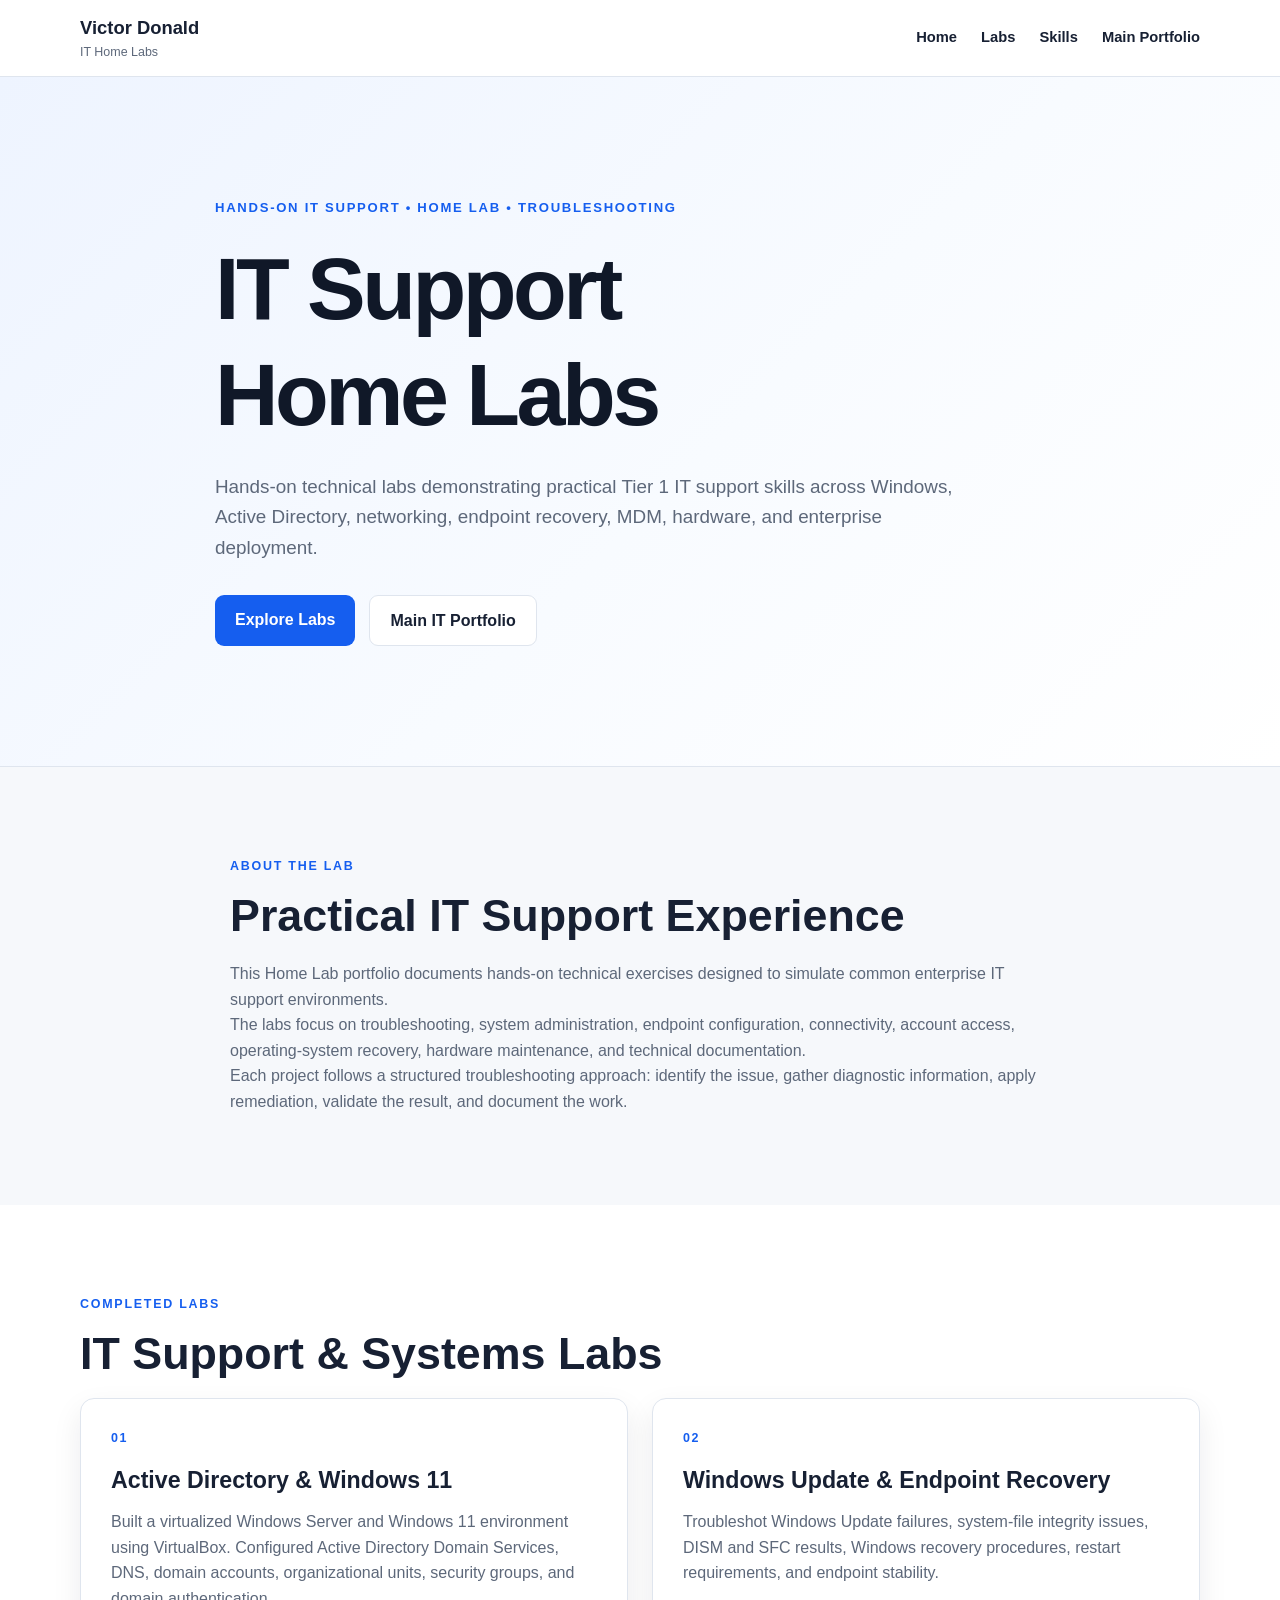
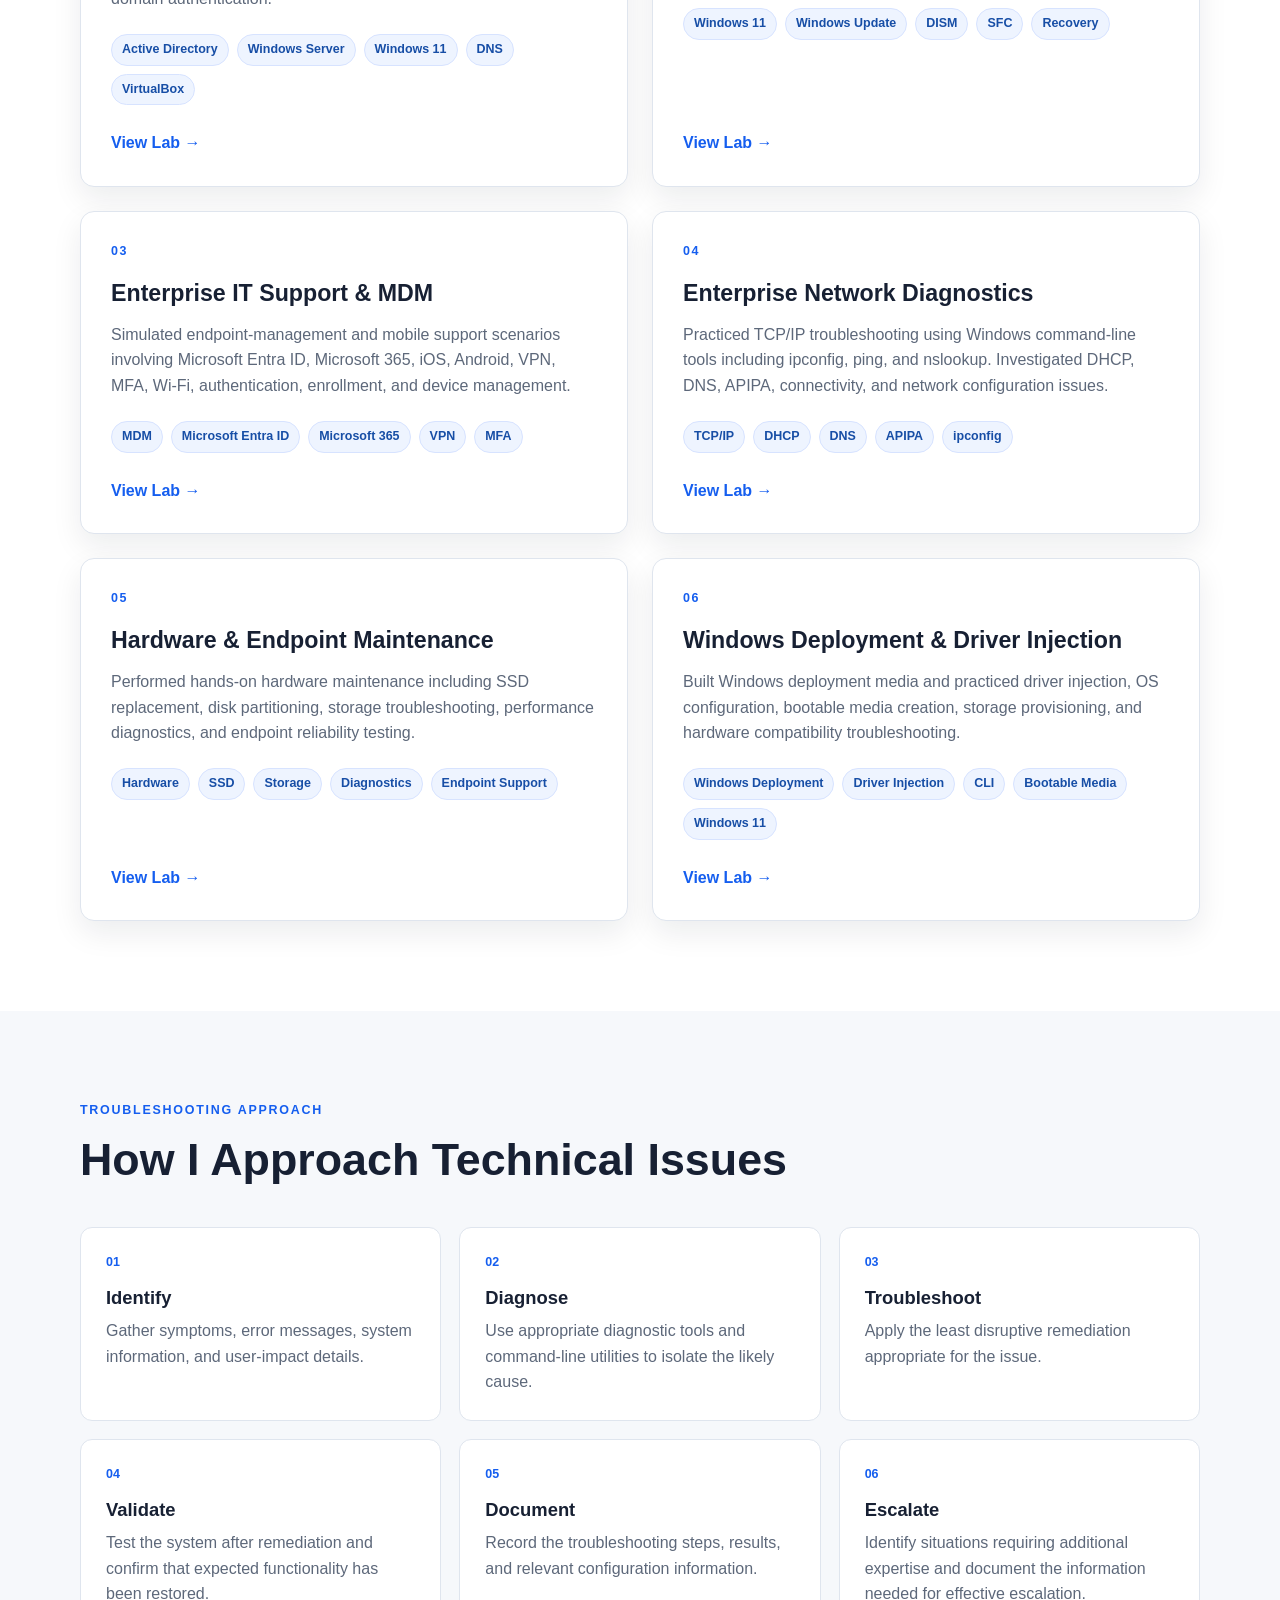
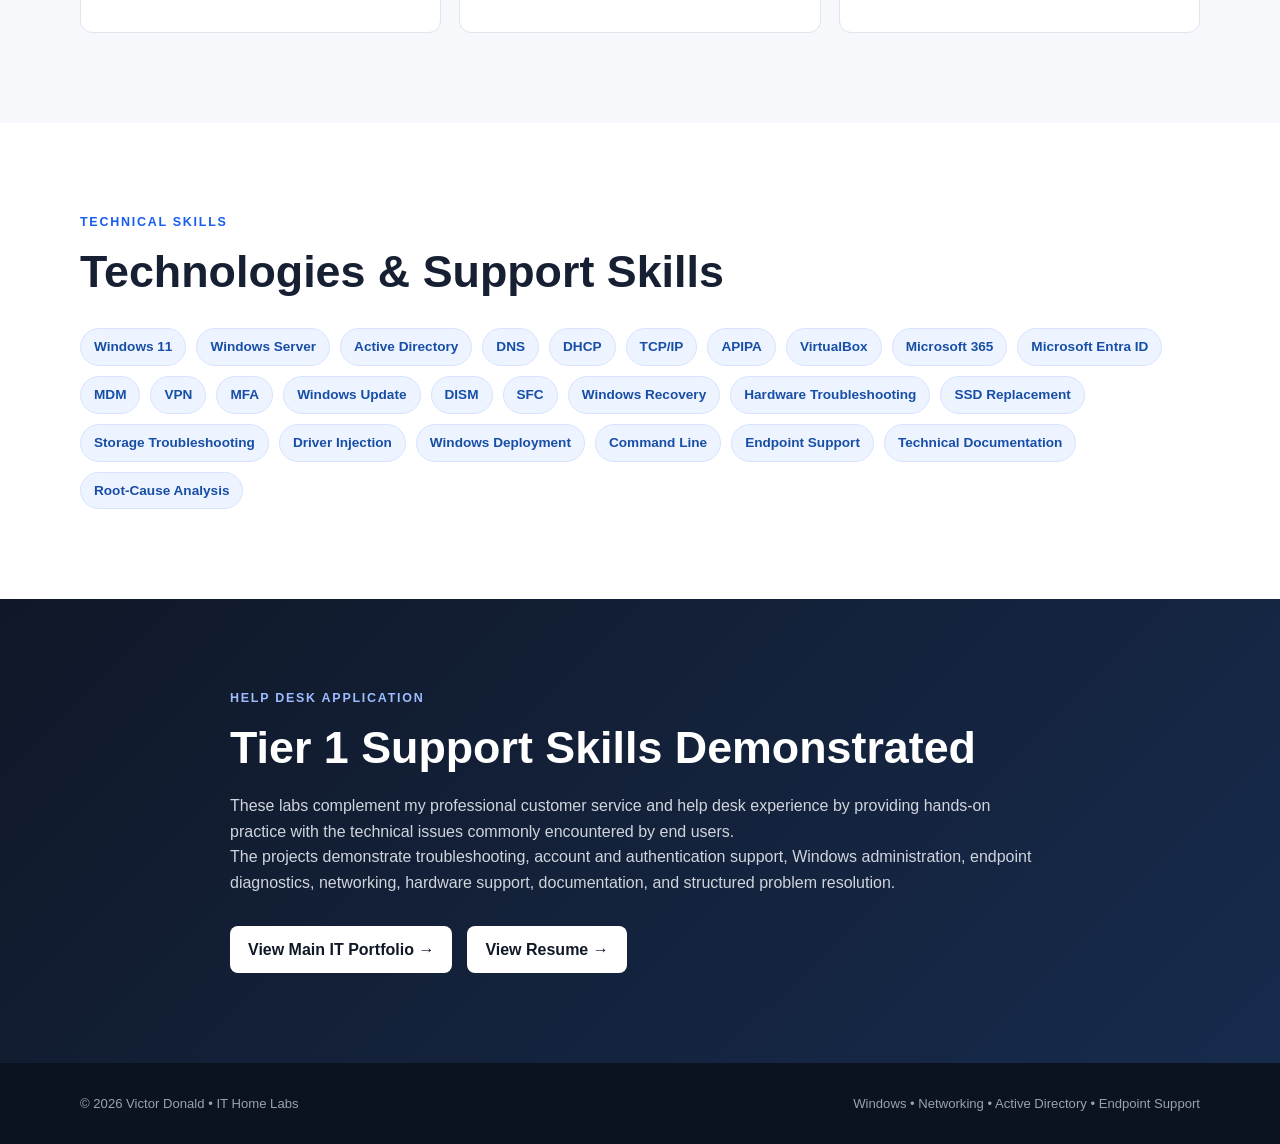
<file: index.html>
<!DOCTYPE html>
<html lang="en">

<head>

    <meta charset="UTF-8">

    <meta name="viewport" content="width=device-width, initial-scale=1.0">

    <title>
        IT Home Labs | Victor Donald
    </title>

    <meta name="description"
          content="Victor Donald's IT Home Lab portfolio demonstrating hands-on Active Directory, Windows 11, endpoint recovery, MDM, networking, hardware, and Windows deployment skills.">

    <link rel="stylesheet" href="style.css">

</head>


<body>


<!-- HEADER -->

<header class="site-header">

    <div class="container nav-container">

        <div class="brand">

            <a href="index.html">
                Victor Donald
            </a>

            <span>
                IT Home Labs
            </span>

        </div>


        <nav aria-label="Main navigation">

            <a href="index.html">
                Home
            </a>

            <a href="#labs">
                Labs
            </a>

            <a href="#skills">
                Skills
            </a>

            <a href="https://victor-donald.github.io/IT-Portfolio/">
                Main Portfolio
            </a>

        </nav>

    </div>

</header>



<!-- HERO -->

<section class="hero">

    <div class="container hero-content">

        <p class="eyebrow">
            HANDS-ON IT SUPPORT • HOME LAB • TROUBLESHOOTING
        </p>


        <h1>
            IT Support<br>
            Home Labs
        </h1>


        <p class="hero-text">

            Hands-on technical labs demonstrating practical
            Tier 1 IT support skills across Windows, Active Directory,
            networking, endpoint recovery, MDM, hardware, and
            enterprise deployment.

        </p>


        <div class="hero-buttons">

            <a class="button primary"
               href="#labs">
                Explore Labs
            </a>


            <a class="button secondary"
               href="https://victor-donald.github.io/IT-Portfolio/">
                Main IT Portfolio
            </a>

        </div>

    </div>

</section>



<!-- INTRODUCTION -->

<section class="section">

    <div class="container narrow">

        <p class="section-label">
            ABOUT THE LAB
        </p>


        <h2>
            Practical IT Support Experience
        </h2>


        <p>

            This Home Lab portfolio documents hands-on technical
            exercises designed to simulate common enterprise IT
            support environments.

        </p>


        <p>

            The labs focus on troubleshooting, system
            administration, endpoint configuration, connectivity,
            account access, operating-system recovery, hardware
            maintenance, and technical documentation.

        </p>


        <p>

            Each project follows a structured troubleshooting
            approach: identify the issue, gather diagnostic
            information, apply remediation, validate the result,
            and document the work.

        </p>

    </div>

</section>



<!-- LABS -->

<section id="labs" class="section labs-section">

    <div class="container">

        <p class="section-label">
            COMPLETED LABS
        </p>


        <h2>
            IT Support &amp; Systems Labs
        </h2>


        <div class="lab-grid">


            <!-- ACTIVE DIRECTORY -->

            <article class="lab-card">

                <div class="lab-number">
                    01
                </div>


                <h3>
                    Active Directory &amp; Windows 11
                </h3>


                <p>

                    Built a virtualized Windows Server and
                    Windows 11 environment using VirtualBox.
                    Configured Active Directory Domain Services,
                    DNS, domain accounts, organizational units,
                    security groups, and domain authentication.

                </p>


                <div class="tags">

                    <span>Active Directory</span>

                    <span>Windows Server</span>

                    <span>Windows 11</span>

                    <span>DNS</span>

                    <span>VirtualBox</span>

                </div>


                <a class="card-link"
                   href="active-directory.html">

                    View Lab →

                </a>

            </article>



            <!-- WINDOWS UPDATE -->

            <article class="lab-card">

                <div class="lab-number">
                    02
                </div>


                <h3>
                    Windows Update &amp; Endpoint Recovery
                </h3>


                <p>

                    Troubleshot Windows Update failures,
                    system-file integrity issues, DISM and SFC
                    results, Windows recovery procedures,
                    restart requirements, and endpoint
                    stability.

                </p>


                <div class="tags">

                    <span>Windows 11</span>

                    <span>Windows Update</span>

                    <span>DISM</span>

                    <span>SFC</span>

                    <span>Recovery</span>

                </div>


                <a class="card-link"
                   href="windows-update.html">

                    View Lab →

                </a>

            </article>



            <!-- MDM -->

            <article class="lab-card">

                <div class="lab-number">
                    03
                </div>


                <h3>
                    Enterprise IT Support &amp; MDM
                </h3>


                <p>

                    Simulated endpoint-management and mobile
                    support scenarios involving Microsoft Entra ID,
                    Microsoft 365, iOS, Android, VPN, MFA, Wi-Fi,
                    authentication, enrollment, and device
                    management.

                </p>


                <div class="tags">

                    <span>MDM</span>

                    <span>Microsoft Entra ID</span>

                    <span>Microsoft 365</span>

                    <span>VPN</span>

                    <span>MFA</span>

                </div>


                <a class="card-link"
                   href="mdm.html">

                    View Lab →

                </a>

            </article>



            <!-- NETWORK -->

            <article class="lab-card">

                <div class="lab-number">
                    04
                </div>


                <h3>
                    Enterprise Network Diagnostics
                </h3>


                <p>

                    Practiced TCP/IP troubleshooting using
                    Windows command-line tools including
                    ipconfig, ping, and nslookup. Investigated
                    DHCP, DNS, APIPA, connectivity, and
                    network configuration issues.

                </p>


                <div class="tags">

                    <span>TCP/IP</span>

                    <span>DHCP</span>

                    <span>DNS</span>

                    <span>APIPA</span>

                    <span>ipconfig</span>

                </div>


                <a class="card-link"
                   href="network.html">

                    View Lab →

                </a>

            </article>



            <!-- HARDWARE -->

            <article class="lab-card">

                <div class="lab-number">
                    05
                </div>


                <h3>
                    Hardware &amp; Endpoint Maintenance
                </h3>


                <p>

                    Performed hands-on hardware maintenance
                    including SSD replacement, disk
                    partitioning, storage troubleshooting,
                    performance diagnostics, and endpoint
                    reliability testing.

                </p>


                <div class="tags">

                    <span>Hardware</span>

                    <span>SSD</span>

                    <span>Storage</span>

                    <span>Diagnostics</span>

                    <span>Endpoint Support</span>

                </div>


                <a class="card-link"
                   href="hardware.html">

                    View Lab →

                </a>

            </article>



            <!-- WINDOWS DEPLOYMENT -->

            <article class="lab-card">

                <div class="lab-number">
                    06
                </div>


                <h3>
                    Windows Deployment &amp; Driver Injection
                </h3>


                <p>

                    Built Windows deployment media and practiced
                    driver injection, OS configuration, bootable
                    media creation, storage provisioning, and
                    hardware compatibility troubleshooting.

                </p>


                <div class="tags">

                    <span>Windows Deployment</span>

                    <span>Driver Injection</span>

                    <span>CLI</span>

                    <span>Bootable Media</span>

                    <span>Windows 11</span>

                </div>


                <a class="card-link"
                   href="windows-deployment.html">

                    View Lab →

                </a>

            </article>


        </div>

    </div>

</section>



<!-- TROUBLESHOOTING APPROACH -->

<section class="section methodology-section">

    <div class="container">

        <p class="section-label">
            TROUBLESHOOTING APPROACH
        </p>


        <h2>
            How I Approach Technical Issues
        </h2>


        <div class="methodology-grid">


            <div class="method-card">

                <span>01</span>

                <h3>
                    Identify
                </h3>

                <p>

                    Gather symptoms, error messages,
                    system information, and user-impact
                    details.

                </p>

            </div>



            <div class="method-card">

                <span>02</span>

                <h3>
                    Diagnose
                </h3>

                <p>

                    Use appropriate diagnostic tools and
                    command-line utilities to isolate the
                    likely cause.

                </p>

            </div>



            <div class="method-card">

                <span>03</span>

                <h3>
                    Troubleshoot
                </h3>

                <p>

                    Apply the least disruptive remediation
                    appropriate for the issue.

                </p>

            </div>



            <div class="method-card">

                <span>04</span>

                <h3>
                    Validate
                </h3>

                <p>

                    Test the system after remediation and
                    confirm that expected functionality has
                    been restored.

                </p>

            </div>



            <div class="method-card">

                <span>05</span>

                <h3>
                    Document
                </h3>

                <p>

                    Record the troubleshooting steps,
                    results, and relevant configuration
                    information.

                </p>

            </div>



            <div class="method-card">

                <span>06</span>

                <h3>
                    Escalate
                </h3>

                <p>

                    Identify situations requiring additional
                    expertise and document the information
                    needed for effective escalation.

                </p>

            </div>


        </div>

    </div>

</section>



<!-- SKILLS -->

<section id="skills" class="section skills-section">

    <div class="container">

        <p class="section-label">
            TECHNICAL SKILLS
        </p>


        <h2>
            Technologies &amp; Support Skills
        </h2>


        <div class="skills-list">

            <span>Windows 11</span>

            <span>Windows Server</span>

            <span>Active Directory</span>

            <span>DNS</span>

            <span>DHCP</span>

            <span>TCP/IP</span>

            <span>APIPA</span>

            <span>VirtualBox</span>

            <span>Microsoft 365</span>

            <span>Microsoft Entra ID</span>

            <span>MDM</span>

            <span>VPN</span>

            <span>MFA</span>

            <span>Windows Update</span>

            <span>DISM</span>

            <span>SFC</span>

            <span>Windows Recovery</span>

            <span>Hardware Troubleshooting</span>

            <span>SSD Replacement</span>

            <span>Storage Troubleshooting</span>

            <span>Driver Injection</span>

            <span>Windows Deployment</span>

            <span>Command Line</span>

            <span>Endpoint Support</span>

            <span>Technical Documentation</span>

            <span>Root-Cause Analysis</span>

        </div>

    </div>

</section>



<!-- JOB RELEVANCE -->

<section class="section contact-section">

    <div class="container narrow">

        <p class="section-label">
            HELP DESK APPLICATION
        </p>


        <h2>
            Tier 1 Support Skills Demonstrated
        </h2>


        <p>

            These labs complement my professional customer
            service and help desk experience by providing
            hands-on practice with the technical issues commonly
            encountered by end users.

        </p>


        <p>

            The projects demonstrate troubleshooting,
            account and authentication support, Windows
            administration, endpoint diagnostics, networking,
            hardware support, documentation, and structured
            problem resolution.

        </p>


        <div class="contact-links">

            <a href="https://victor-donald.github.io/IT-Portfolio/">
                View Main IT Portfolio →
            </a>


            <a href="https://victor-donald.github.io/IT-Portfolio/resume.html">
                View Resume →
            </a>

        </div>

    </div>

</section>



<!-- FOOTER -->

<footer>

    <div class="container footer-content">

        <p>
            © 2026 Victor Donald • IT Home Labs
        </p>


        <p>
            Windows • Networking • Active Directory •
            Endpoint Support
        </p>

    </div>

</footer>


</body>

</html>
</file>
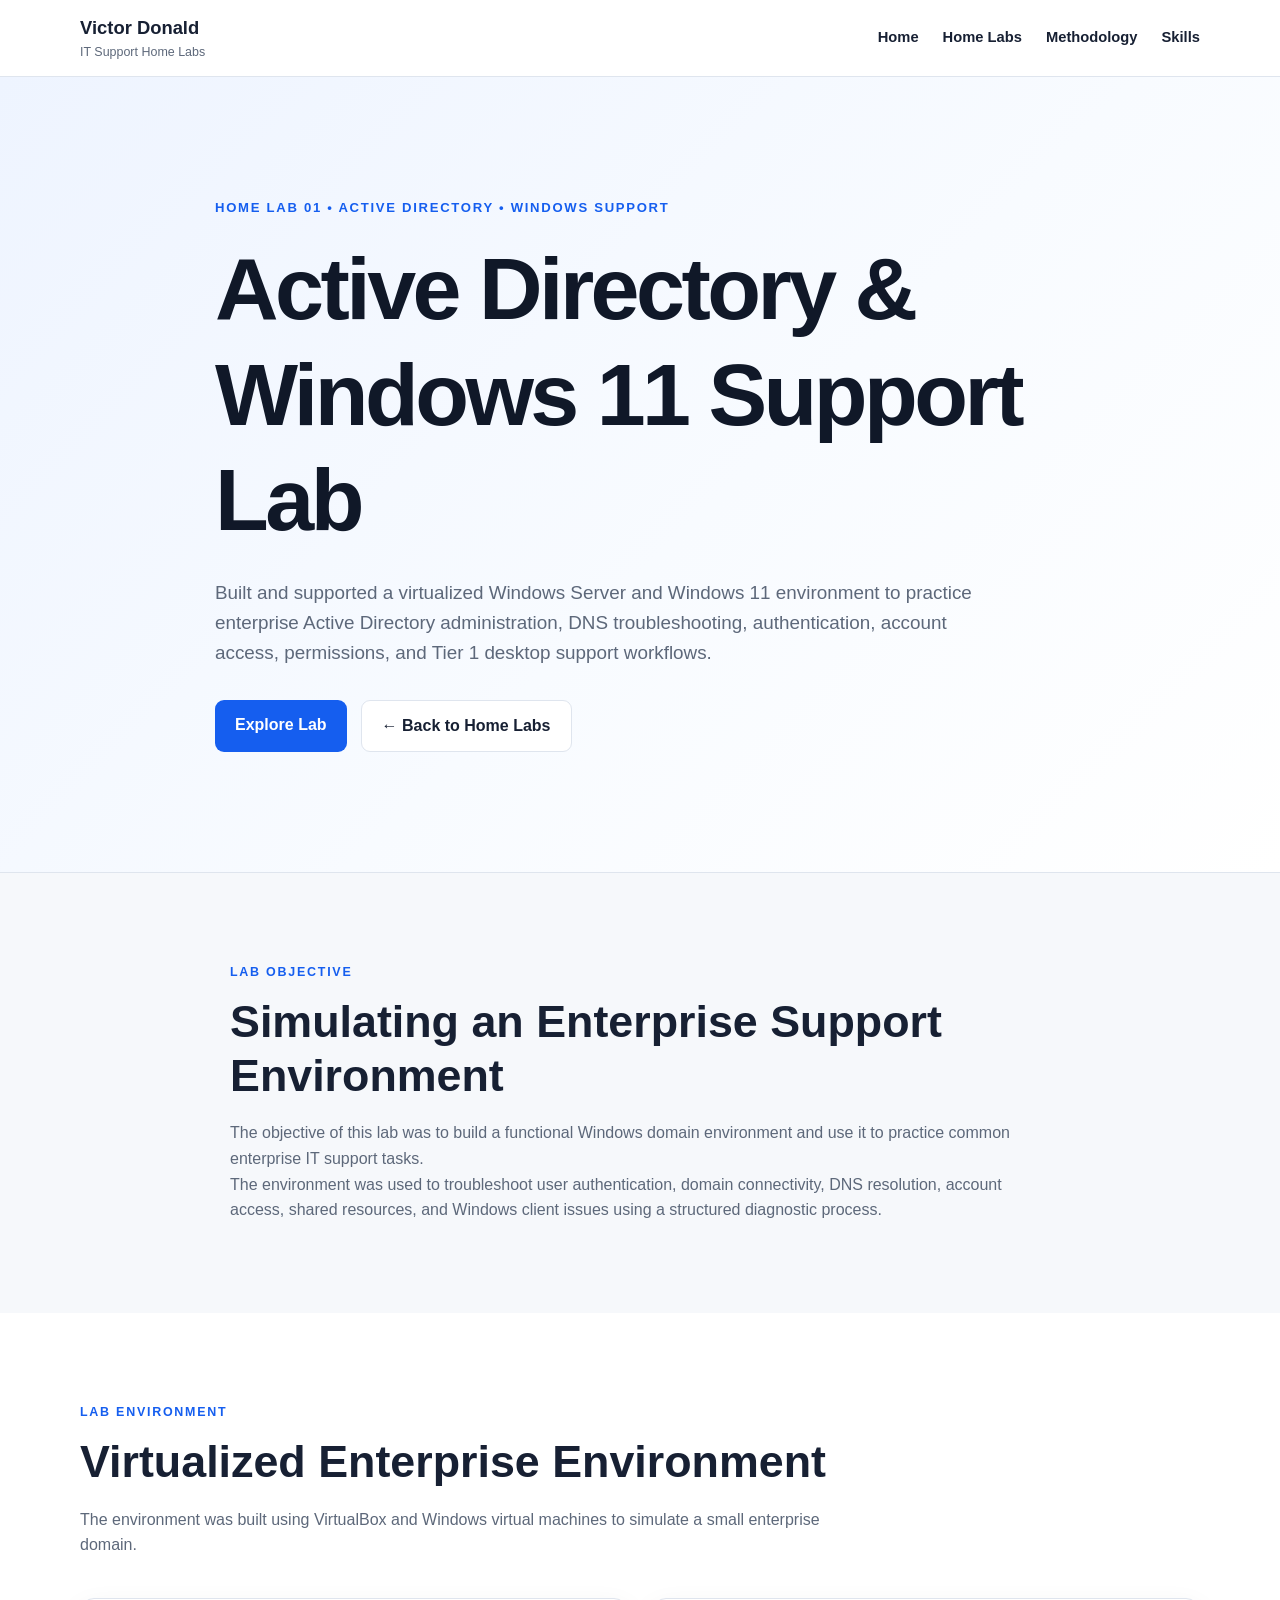
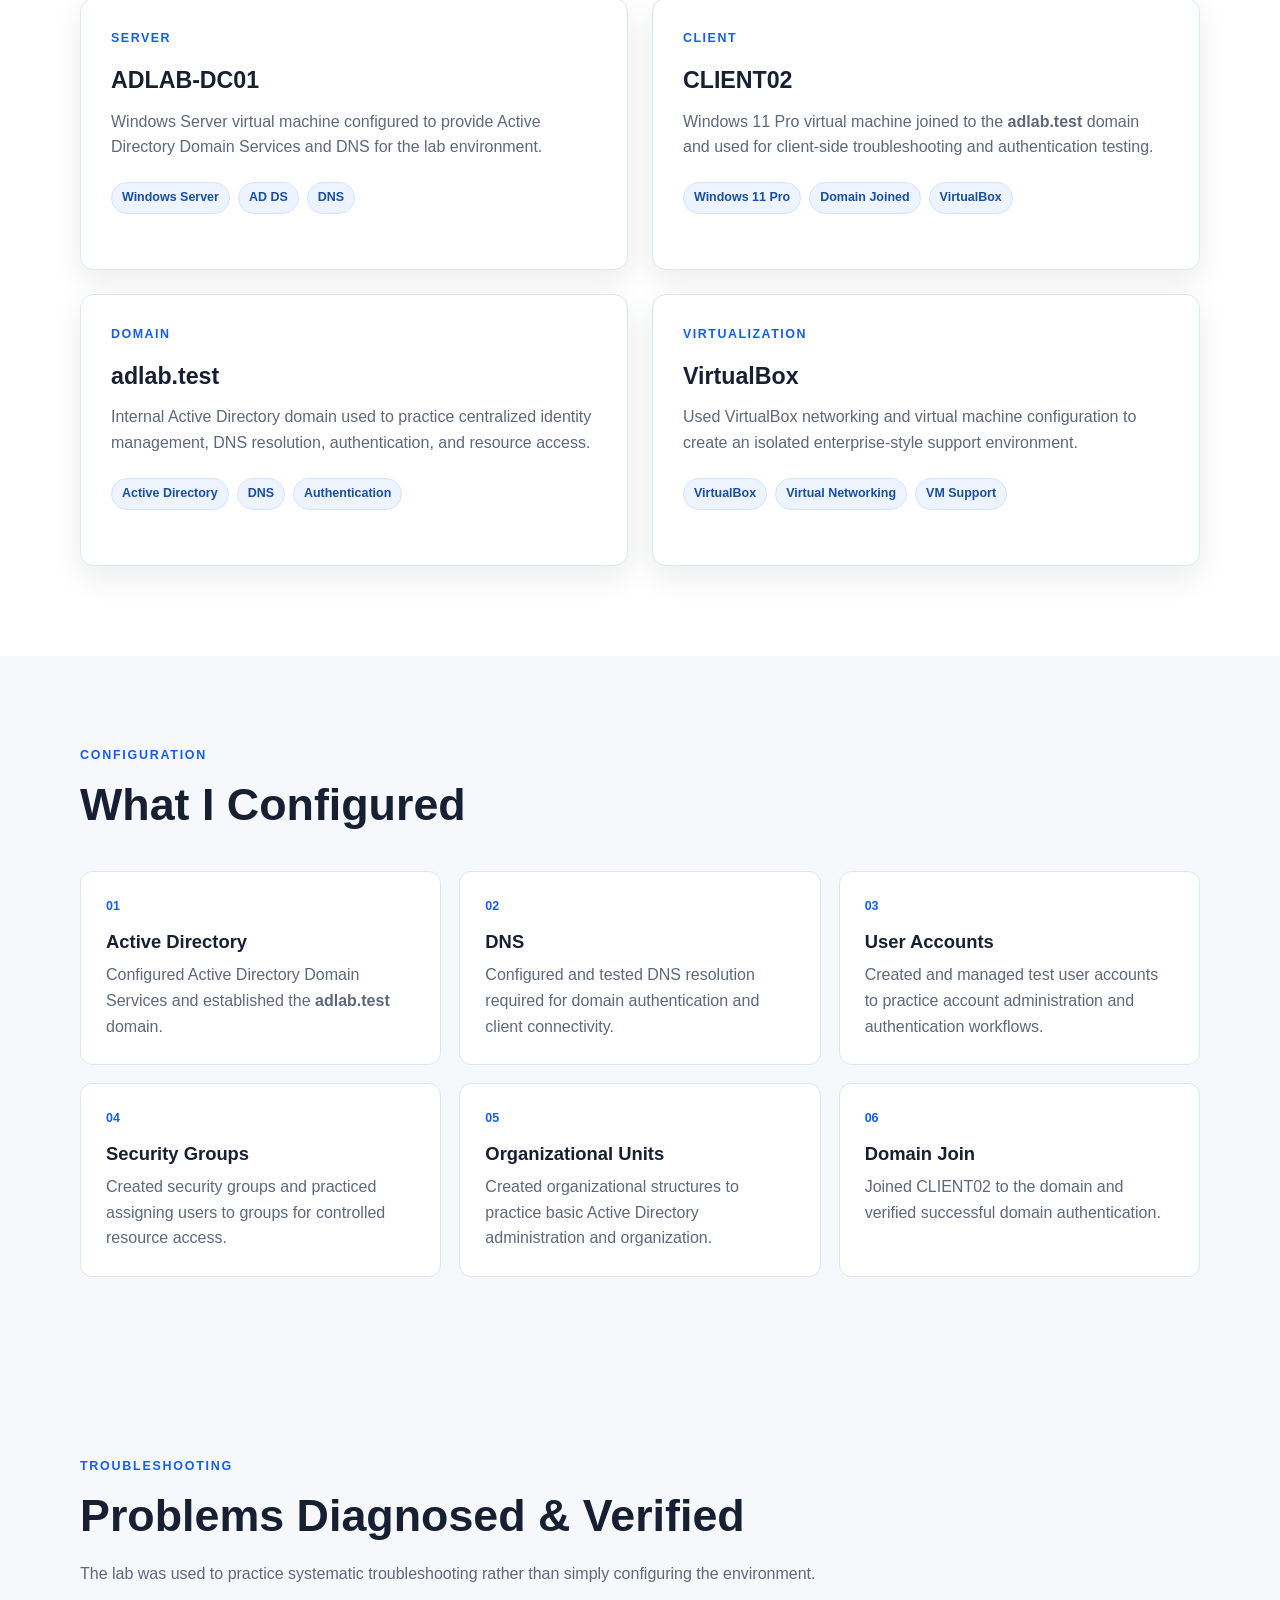
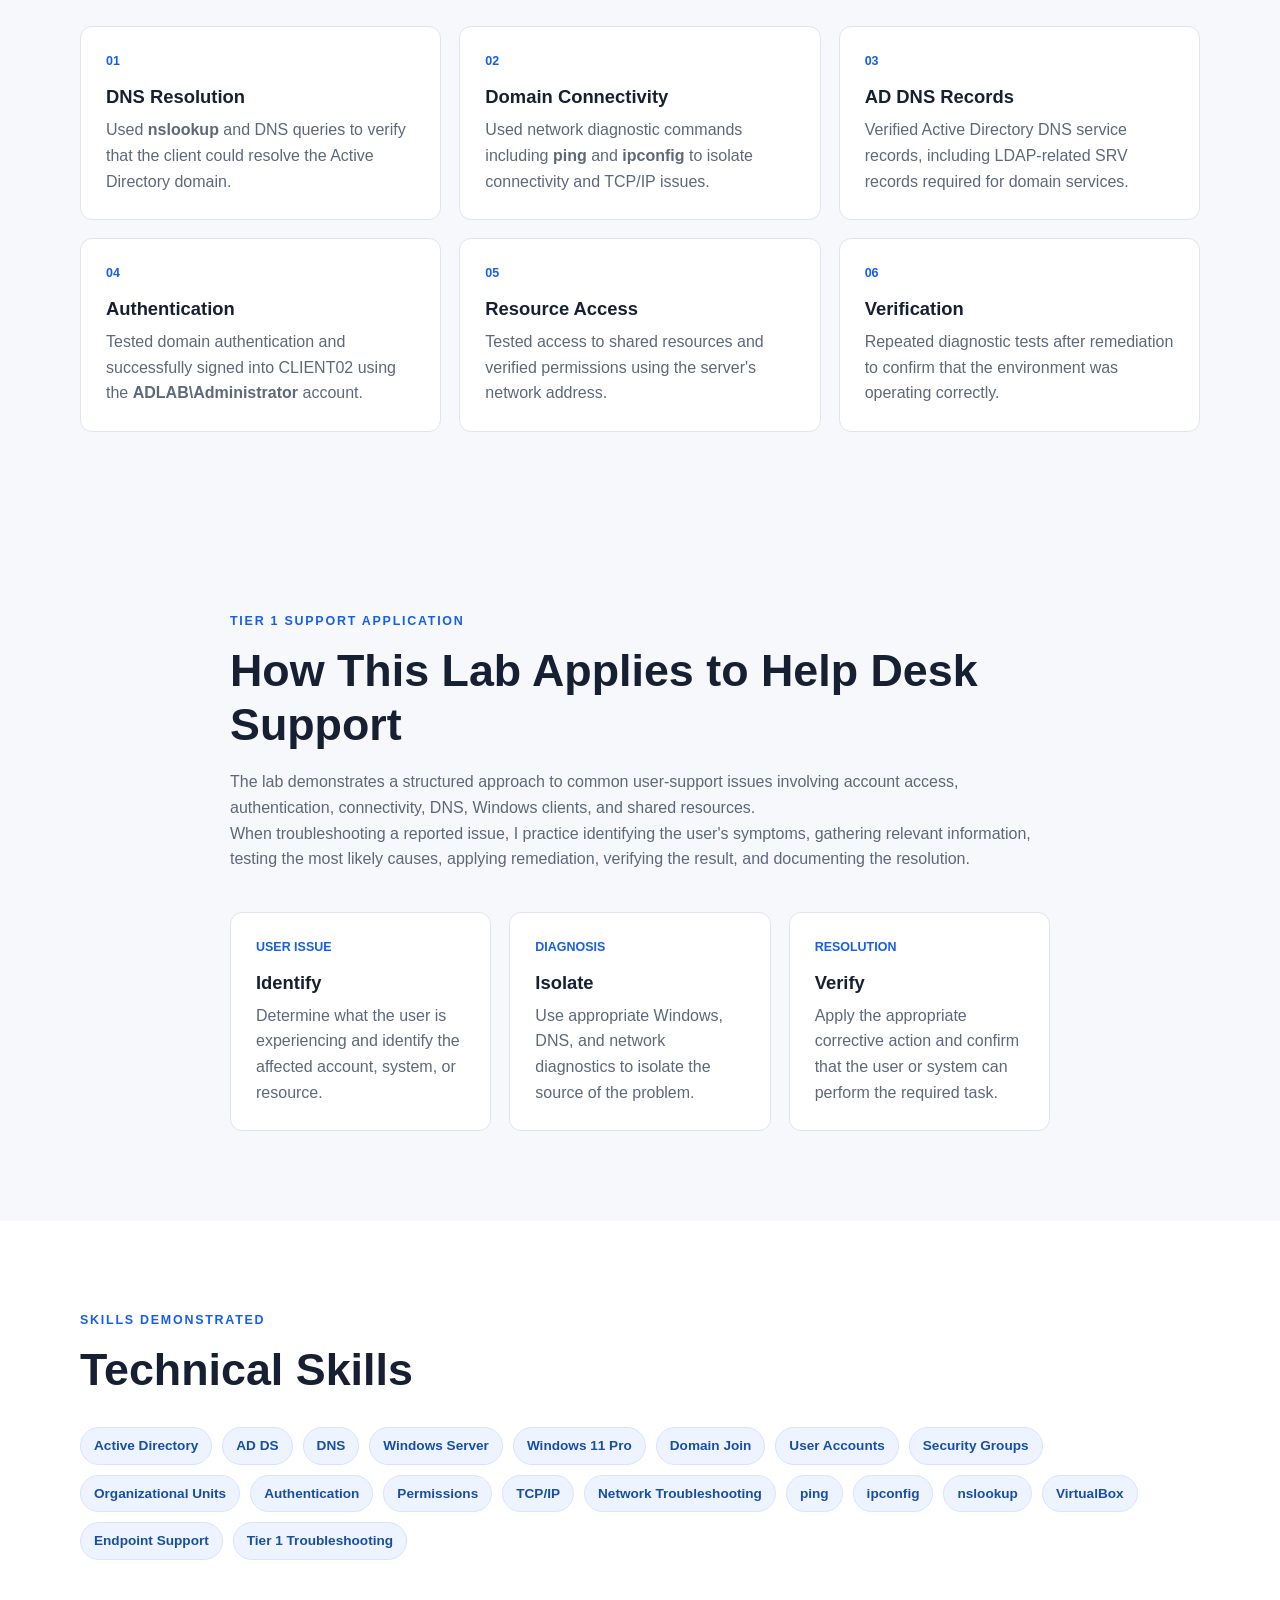
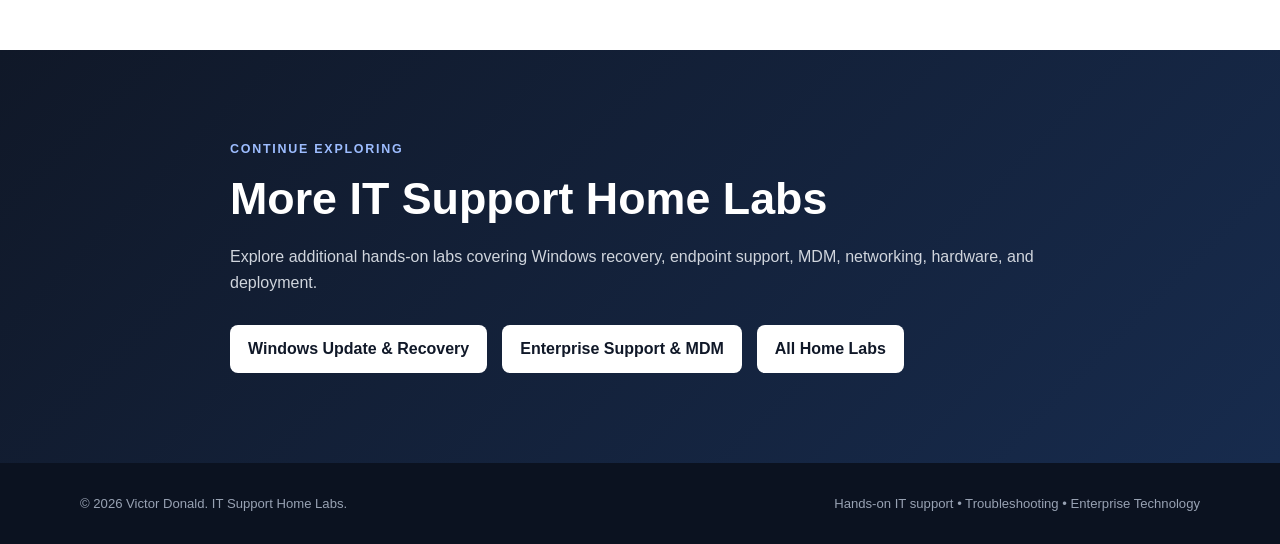
<file: active-directory/index.html>
<!DOCTYPE html>
<html lang="en">
<head>
    <meta charset="UTF-8">
    <meta name="viewport" content="width=device-width, initial-scale=1.0">

    <title>Active Directory & Windows 11 Support Lab | Victor Donald</title>

    <meta name="description"
          content="Hands-on Active Directory and Windows 11 support home lab demonstrating AD DS, DNS, domain authentication, user and group management, permissions, and troubleshooting.">

    <link rel="stylesheet" href="../style.css">
</head>

<body>

<header class="site-header">
    <div class="container nav-container">

        <div class="brand">
            <a href="../index.html">Victor Donald</a>
            <span>IT Support Home Labs</span>
        </div>

        <nav aria-label="Main navigation">
            <a href="../index.html">Home</a>
            <a href="../index.html#labs">Home Labs</a>
            <a href="../index.html#methodology">Methodology</a>
            <a href="../index.html#skills">Skills</a>
        </nav>

    </div>
</header>


<main>

    <!-- HERO -->

    <section class="hero">

        <div class="container hero-content">

            <p class="eyebrow">
                HOME LAB 01 • ACTIVE DIRECTORY • WINDOWS SUPPORT
            </p>

            <h1>
                Active Directory &amp;<br>
                Windows 11 Support Lab
            </h1>

            <p class="hero-text">
                Built and supported a virtualized Windows Server and
                Windows 11 environment to practice enterprise
                Active Directory administration, DNS troubleshooting,
                authentication, account access, permissions, and
                Tier 1 desktop support workflows.
            </p>

            <div class="hero-buttons">

                <a class="button primary"
                   href="#environment">
                    Explore Lab
                </a>

                <a class="button secondary"
                   href="../index.html">
                    ← Back to Home Labs
                </a>

            </div>

        </div>

    </section>


    <!-- OBJECTIVE -->

    <section class="section">

        <div class="container narrow">

            <p class="section-label">LAB OBJECTIVE</p>

            <h2>Simulating an Enterprise Support Environment</h2>

            <p>
                The objective of this lab was to build a functional
                Windows domain environment and use it to practice
                common enterprise IT support tasks.
            </p>

            <p>
                The environment was used to troubleshoot user
                authentication, domain connectivity, DNS resolution,
                account access, shared resources, and Windows client
                issues using a structured diagnostic process.
            </p>

        </div>

    </section>


    <!-- ENVIRONMENT -->

    <section id="environment" class="section labs-section">

        <div class="container">

            <p class="section-label">LAB ENVIRONMENT</p>

            <h2>Virtualized Enterprise Environment</h2>

            <p class="section-intro">
                The environment was built using VirtualBox and
                Windows virtual machines to simulate a small
                enterprise domain.
            </p>


            <div class="lab-grid">

                <article class="lab-card">

                    <div class="lab-number">SERVER</div>

                    <h3>ADLAB-DC01</h3>

                    <p>
                        Windows Server virtual machine configured
                        to provide Active Directory Domain Services
                        and DNS for the lab environment.
                    </p>

                    <div class="tags">
                        <span>Windows Server</span>
                        <span>AD DS</span>
                        <span>DNS</span>
                    </div>

                </article>


                <article class="lab-card">

                    <div class="lab-number">CLIENT</div>

                    <h3>CLIENT02</h3>

                    <p>
                        Windows 11 Pro virtual machine joined to
                        the <strong>adlab.test</strong> domain and
                        used for client-side troubleshooting and
                        authentication testing.
                    </p>

                    <div class="tags">
                        <span>Windows 11 Pro</span>
                        <span>Domain Joined</span>
                        <span>VirtualBox</span>
                    </div>

                </article>


                <article class="lab-card">

                    <div class="lab-number">DOMAIN</div>

                    <h3>adlab.test</h3>

                    <p>
                        Internal Active Directory domain used to
                        practice centralized identity management,
                        DNS resolution, authentication, and
                        resource access.
                    </p>

                    <div class="tags">
                        <span>Active Directory</span>
                        <span>DNS</span>
                        <span>Authentication</span>
                    </div>

                </article>


                <article class="lab-card">

                    <div class="lab-number">VIRTUALIZATION</div>

                    <h3>VirtualBox</h3>

                    <p>
                        Used VirtualBox networking and virtual
                        machine configuration to create an isolated
                        enterprise-style support environment.
                    </p>

                    <div class="tags">
                        <span>VirtualBox</span>
                        <span>Virtual Networking</span>
                        <span>VM Support</span>
                    </div>

                </article>

            </div>

        </div>

    </section>


    <!-- CONFIGURATION -->

    <section class="section">

        <div class="container">

            <p class="section-label">CONFIGURATION</p>

            <h2>What I Configured</h2>


            <div class="methodology-grid">

                <div class="method-card">
                    <span>01</span>
                    <h3>Active Directory</h3>
                    <p>
                        Configured Active Directory Domain Services
                        and established the <strong>adlab.test</strong>
                        domain.
                    </p>
                </div>


                <div class="method-card">
                    <span>02</span>
                    <h3>DNS</h3>
                    <p>
                        Configured and tested DNS resolution required
                        for domain authentication and client
                        connectivity.
                    </p>
                </div>


                <div class="method-card">
                    <span>03</span>
                    <h3>User Accounts</h3>
                    <p>
                        Created and managed test user accounts to
                        practice account administration and
                        authentication workflows.
                    </p>
                </div>


                <div class="method-card">
                    <span>04</span>
                    <h3>Security Groups</h3>
                    <p>
                        Created security groups and practiced
                        assigning users to groups for controlled
                        resource access.
                    </p>
                </div>


                <div class="method-card">
                    <span>05</span>
                    <h3>Organizational Units</h3>
                    <p>
                        Created organizational structures to
                        practice basic Active Directory administration
                        and organization.
                    </p>
                </div>


                <div class="method-card">
                    <span>06</span>
                    <h3>Domain Join</h3>
                    <p>
                        Joined CLIENT02 to the domain and verified
                        successful domain authentication.
                    </p>
                </div>

            </div>

        </div>

    </section>


    <!-- TROUBLESHOOTING -->

    <section class="section methodology-section">

        <div class="container">

            <p class="section-label">TROUBLESHOOTING</p>

            <h2>Problems Diagnosed &amp; Verified</h2>

            <p class="section-intro">
                The lab was used to practice systematic troubleshooting
                rather than simply configuring the environment.
            </p>


            <div class="methodology-grid">

                <div class="method-card">
                    <span>01</span>
                    <h3>DNS Resolution</h3>
                    <p>
                        Used <strong>nslookup</strong> and DNS
                        queries to verify that the client could
                        resolve the Active Directory domain.
                    </p>
                </div>


                <div class="method-card">
                    <span>02</span>
                    <h3>Domain Connectivity</h3>
                    <p>
                        Used network diagnostic commands including
                        <strong>ping</strong> and <strong>ipconfig</strong>
                        to isolate connectivity and TCP/IP issues.
                    </p>
                </div>


                <div class="method-card">
                    <span>03</span>
                    <h3>AD DNS Records</h3>
                    <p>
                        Verified Active Directory DNS service records,
                        including LDAP-related SRV records required
                        for domain services.
                    </p>
                </div>


                <div class="method-card">
                    <span>04</span>
                    <h3>Authentication</h3>
                    <p>
                        Tested domain authentication and successfully
                        signed into CLIENT02 using the
                        <strong>ADLAB\Administrator</strong> account.
                    </p>
                </div>


                <div class="method-card">
                    <span>05</span>
                    <h3>Resource Access</h3>
                    <p>
                        Tested access to shared resources and
                        verified permissions using the server's
                        network address.
                    </p>
                </div>


                <div class="method-card">
                    <span>06</span>
                    <h3>Verification</h3>
                    <p>
                        Repeated diagnostic tests after remediation
                        to confirm that the environment was operating
                        correctly.
                    </p>
                </div>

            </div>

        </div>

    </section>


    <!-- SUPPORT WORKFLOW -->

    <section class="section">

        <div class="container narrow">

            <p class="section-label">TIER 1 SUPPORT APPLICATION</p>

            <h2>How This Lab Applies to Help Desk Support</h2>

            <p>
                The lab demonstrates a structured approach to common
                user-support issues involving account access,
                authentication, connectivity, DNS, Windows clients,
                and shared resources.
            </p>

            <p>
                When troubleshooting a reported issue, I practice
                identifying the user's symptoms, gathering relevant
                information, testing the most likely causes, applying
                remediation, verifying the result, and documenting
                the resolution.
            </p>

            <div class="methodology-grid">

                <div class="method-card">
                    <span>USER ISSUE</span>
                    <h3>Identify</h3>
                    <p>
                        Determine what the user is experiencing and
                        identify the affected account, system, or
                        resource.
                    </p>
                </div>


                <div class="method-card">
                    <span>DIAGNOSIS</span>
                    <h3>Isolate</h3>
                    <p>
                        Use appropriate Windows, DNS, and network
                        diagnostics to isolate the source of the
                        problem.
                    </p>
                </div>


                <div class="method-card">
                    <span>RESOLUTION</span>
                    <h3>Verify</h3>
                    <p>
                        Apply the appropriate corrective action and
                        confirm that the user or system can perform
                        the required task.
                    </p>
                </div>

            </div>

        </div>

    </section>


    <!-- SKILLS -->

    <section class="section skills-section">

        <div class="container">

            <p class="section-label">SKILLS DEMONSTRATED</p>

            <h2>Technical Skills</h2>

            <div class="skills-list">

                <span>Active Directory</span>
                <span>AD DS</span>
                <span>DNS</span>
                <span>Windows Server</span>
                <span>Windows 11 Pro</span>
                <span>Domain Join</span>
                <span>User Accounts</span>
                <span>Security Groups</span>
                <span>Organizational Units</span>
                <span>Authentication</span>
                <span>Permissions</span>
                <span>TCP/IP</span>
                <span>Network Troubleshooting</span>
                <span>ping</span>
                <span>ipconfig</span>
                <span>nslookup</span>
                <span>VirtualBox</span>
                <span>Endpoint Support</span>
                <span>Tier 1 Troubleshooting</span>

            </div>

        </div>

    </section>


    <!-- NAVIGATION -->

    <section class="section contact-section">

        <div class="container narrow">

            <p class="section-label">CONTINUE EXPLORING</p>

            <h2>More IT Support Home Labs</h2>

            <p>
                Explore additional hands-on labs covering Windows
                recovery, endpoint support, MDM, networking,
                hardware, and deployment.
            </p>

            <div class="contact-links">

                <a href="../windows-update-recovery/index.html">
                    Windows Update &amp; Recovery
                </a>

                <a href="../enterprise-support-mdm/index.html">
                    Enterprise Support &amp; MDM
                </a>

                <a href="../index.html">
                    All Home Labs
                </a>

            </div>

        </div>

    </section>

</main>


<footer>

    <div class="container footer-content">

        <p>
            © 2026 Victor Donald. IT Support Home Labs.
        </p>

        <p>
            Hands-on IT support • Troubleshooting • Enterprise Technology
        </p>

    </div>

</footer>


</body>
</html>
</file>
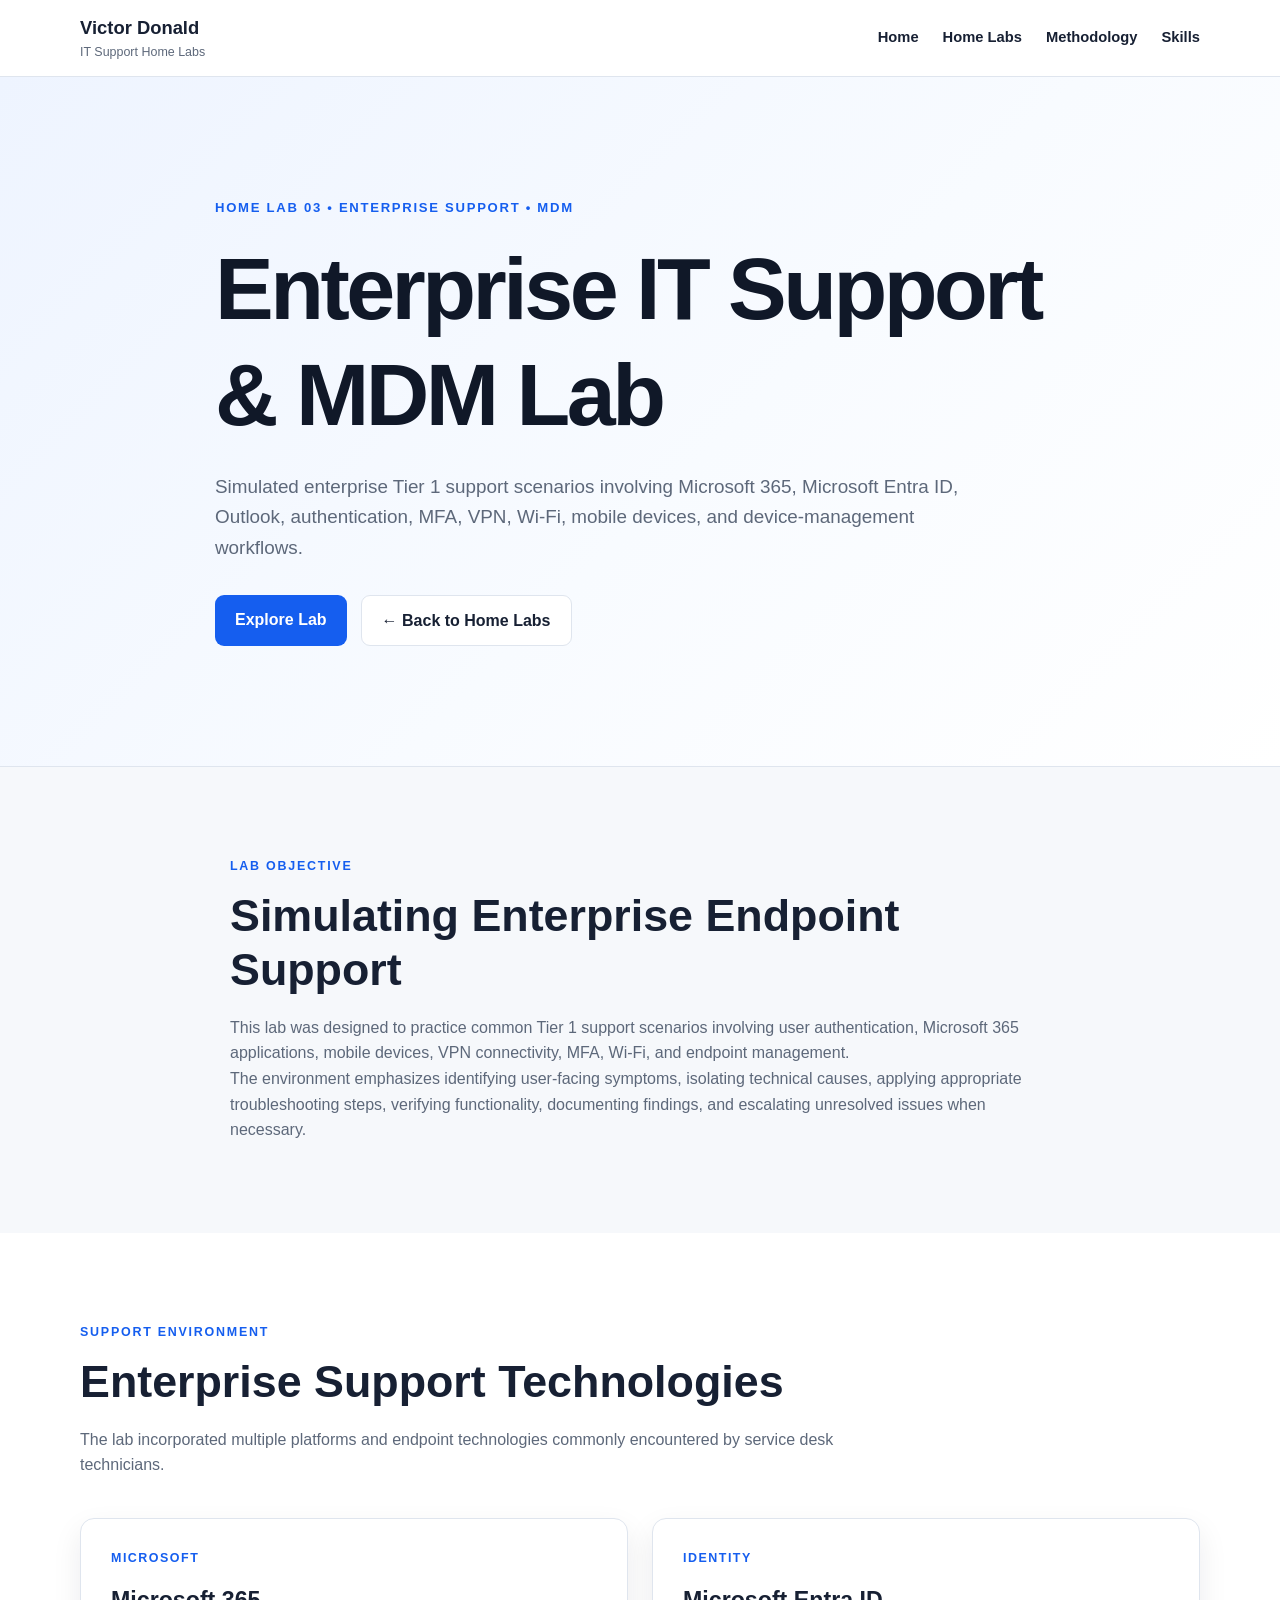
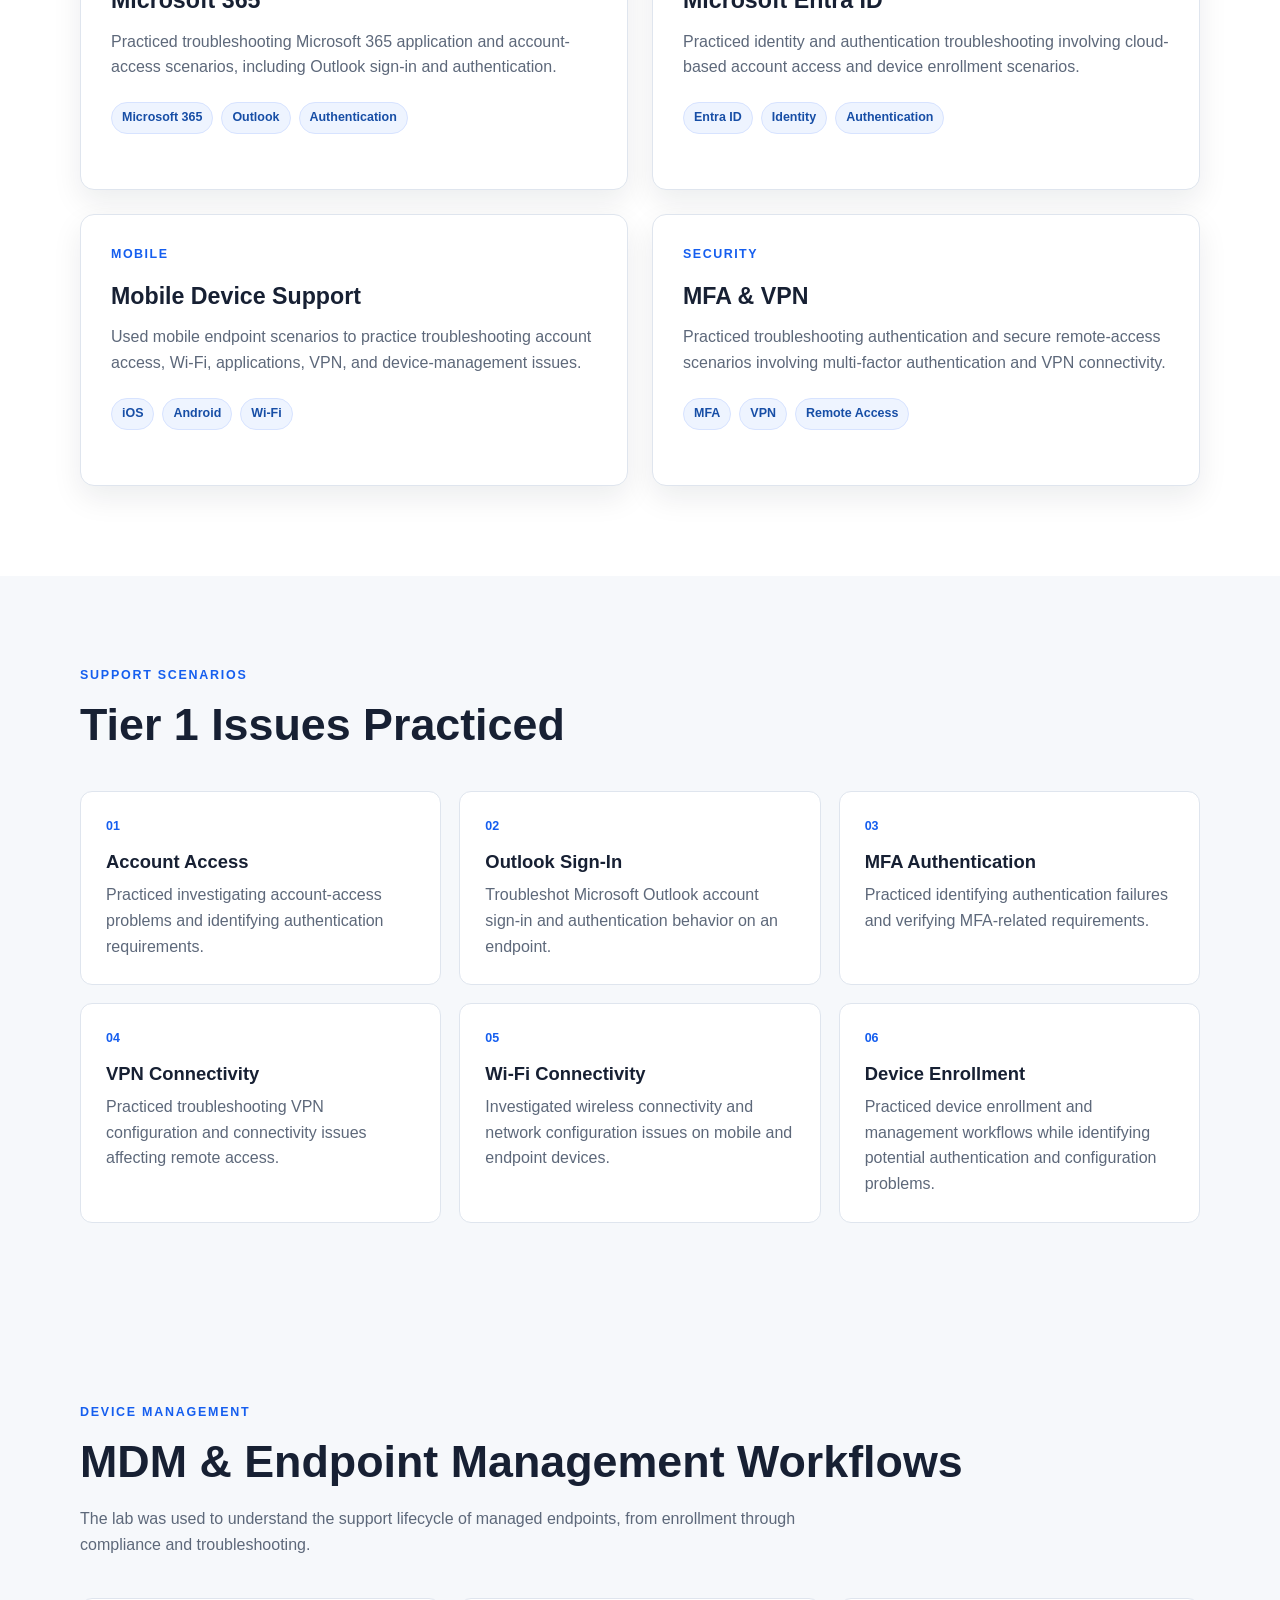
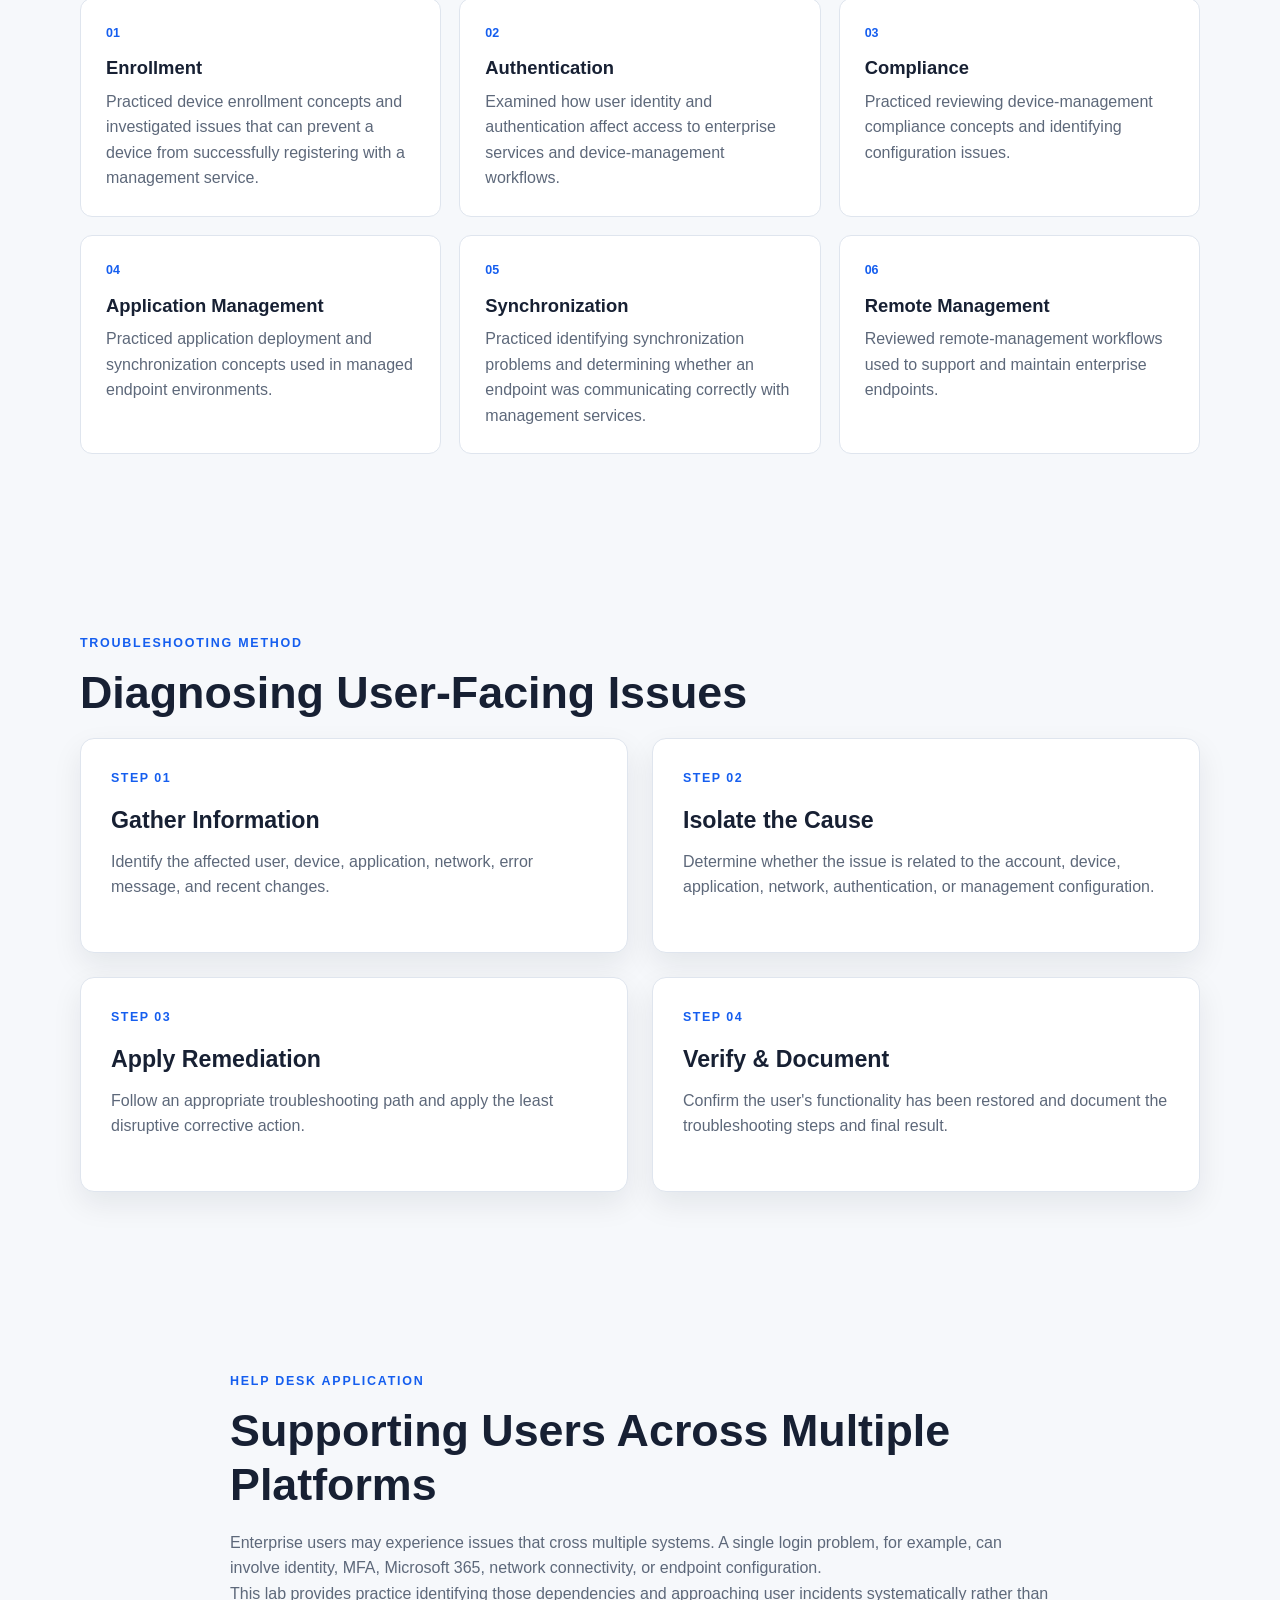
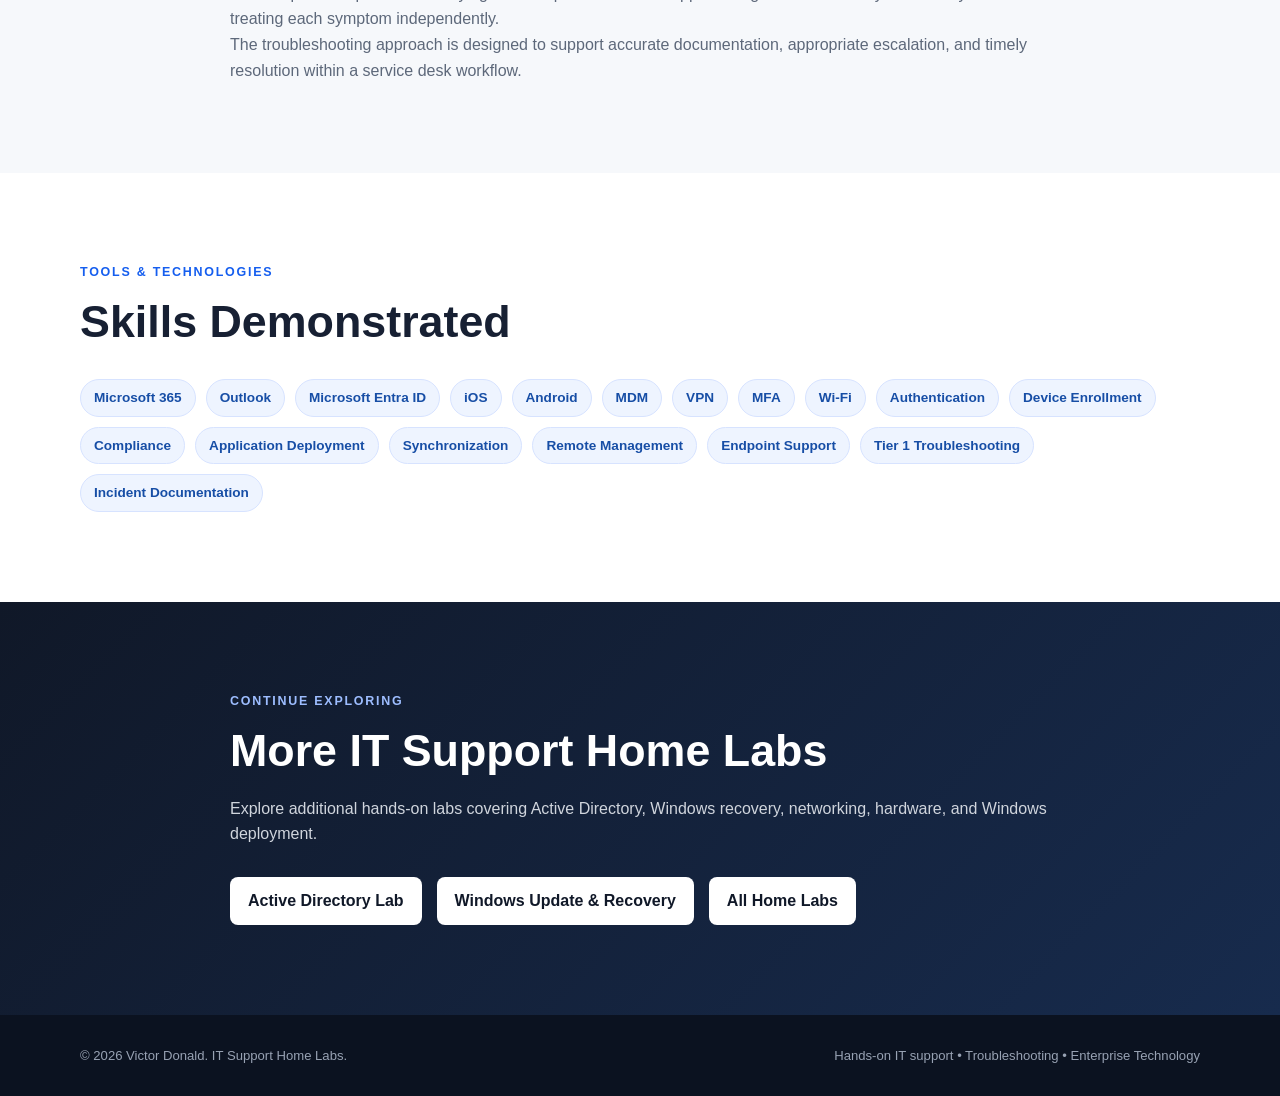
<file: enterprise-support-mdm/index.html>
<!DOCTYPE html>
<html lang="en">
<head>
    <meta charset="UTF-8">
    <meta name="viewport" content="width=device-width, initial-scale=1.0">

    <title>Enterprise IT Support & MDM Lab | Victor Donald</title>

    <meta name="description"
          content="Enterprise IT support and MDM home lab demonstrating Microsoft 365, Microsoft Entra ID, Outlook, MFA, VPN, Wi-Fi, mobile device support, device enrollment, compliance, and troubleshooting workflows.">

    <link rel="stylesheet" href="../style.css">
</head>

<body>

<header class="site-header">
    <div class="container nav-container">

        <div class="brand">
            <a href="../index.html">Victor Donald</a>
            <span>IT Support Home Labs</span>
        </div>

        <nav aria-label="Main navigation">
            <a href="../index.html">Home</a>
            <a href="../index.html#labs">Home Labs</a>
            <a href="../index.html#methodology">Methodology</a>
            <a href="../index.html#skills">Skills</a>
        </nav>

    </div>
</header>


<main>

    <!-- HERO -->

    <section class="hero">

        <div class="container hero-content">

            <p class="eyebrow">
                HOME LAB 03 • ENTERPRISE SUPPORT • MDM
            </p>

            <h1>
                Enterprise IT Support<br>
                &amp; MDM Lab
            </h1>

            <p class="hero-text">
                Simulated enterprise Tier 1 support scenarios involving
                Microsoft 365, Microsoft Entra ID, Outlook, authentication,
                MFA, VPN, Wi-Fi, mobile devices, and device-management
                workflows.
            </p>

            <div class="hero-buttons">

                <a class="button primary"
                   href="#environment">
                    Explore Lab
                </a>

                <a class="button secondary"
                   href="../index.html">
                    ← Back to Home Labs
                </a>

            </div>

        </div>

    </section>


    <!-- OBJECTIVE -->

    <section class="section">

        <div class="container narrow">

            <p class="section-label">LAB OBJECTIVE</p>

            <h2>Simulating Enterprise Endpoint Support</h2>

            <p>
                This lab was designed to practice common Tier 1
                support scenarios involving user authentication,
                Microsoft 365 applications, mobile devices,
                VPN connectivity, MFA, Wi-Fi, and endpoint
                management.
            </p>

            <p>
                The environment emphasizes identifying user-facing
                symptoms, isolating technical causes, applying
                appropriate troubleshooting steps, verifying
                functionality, documenting findings, and escalating
                unresolved issues when necessary.
            </p>

        </div>

    </section>


    <!-- ENVIRONMENT -->

    <section id="environment" class="section labs-section">

        <div class="container">

            <p class="section-label">SUPPORT ENVIRONMENT</p>

            <h2>Enterprise Support Technologies</h2>

            <p class="section-intro">
                The lab incorporated multiple platforms and endpoint
                technologies commonly encountered by service desk
                technicians.
            </p>


            <div class="lab-grid">

                <article class="lab-card">

                    <div class="lab-number">MICROSOFT</div>

                    <h3>Microsoft 365</h3>

                    <p>
                        Practiced troubleshooting Microsoft 365
                        application and account-access scenarios,
                        including Outlook sign-in and authentication.
                    </p>

                    <div class="tags">
                        <span>Microsoft 365</span>
                        <span>Outlook</span>
                        <span>Authentication</span>
                    </div>

                </article>


                <article class="lab-card">

                    <div class="lab-number">IDENTITY</div>

                    <h3>Microsoft Entra ID</h3>

                    <p>
                        Practiced identity and authentication
                        troubleshooting involving cloud-based
                        account access and device enrollment scenarios.
                    </p>

                    <div class="tags">
                        <span>Entra ID</span>
                        <span>Identity</span>
                        <span>Authentication</span>
                    </div>

                </article>


                <article class="lab-card">

                    <div class="lab-number">MOBILE</div>

                    <h3>Mobile Device Support</h3>

                    <p>
                        Used mobile endpoint scenarios to practice
                        troubleshooting account access, Wi-Fi,
                        applications, VPN, and device-management
                        issues.
                    </p>

                    <div class="tags">
                        <span>iOS</span>
                        <span>Android</span>
                        <span>Wi-Fi</span>
                    </div>

                </article>


                <article class="lab-card">

                    <div class="lab-number">SECURITY</div>

                    <h3>MFA &amp; VPN</h3>

                    <p>
                        Practiced troubleshooting authentication
                        and secure remote-access scenarios involving
                        multi-factor authentication and VPN connectivity.
                    </p>

                    <div class="tags">
                        <span>MFA</span>
                        <span>VPN</span>
                        <span>Remote Access</span>
                    </div>

                </article>

            </div>

        </div>

    </section>


    <!-- SUPPORT SCENARIOS -->

    <section class="section">

        <div class="container">

            <p class="section-label">SUPPORT SCENARIOS</p>

            <h2>Tier 1 Issues Practiced</h2>


            <div class="methodology-grid">

                <div class="method-card">

                    <span>01</span>

                    <h3>Account Access</h3>

                    <p>
                        Practiced investigating account-access
                        problems and identifying authentication
                        requirements.
                    </p>

                </div>


                <div class="method-card">

                    <span>02</span>

                    <h3>Outlook Sign-In</h3>

                    <p>
                        Troubleshot Microsoft Outlook account
                        sign-in and authentication behavior on
                        an endpoint.
                    </p>

                </div>


                <div class="method-card">

                    <span>03</span>

                    <h3>MFA Authentication</h3>

                    <p>
                        Practiced identifying authentication
                        failures and verifying MFA-related
                        requirements.
                    </p>

                </div>


                <div class="method-card">

                    <span>04</span>

                    <h3>VPN Connectivity</h3>

                    <p>
                        Practiced troubleshooting VPN configuration
                        and connectivity issues affecting remote
                        access.
                    </p>

                </div>


                <div class="method-card">

                    <span>05</span>

                    <h3>Wi-Fi Connectivity</h3>

                    <p>
                        Investigated wireless connectivity and
                        network configuration issues on mobile
                        and endpoint devices.
                    </p>

                </div>


                <div class="method-card">

                    <span>06</span>

                    <h3>Device Enrollment</h3>

                    <p>
                        Practiced device enrollment and management
                        workflows while identifying potential
                        authentication and configuration problems.
                    </p>

                </div>

            </div>

        </div>

    </section>


    <!-- MDM -->

    <section class="section methodology-section">

        <div class="container">

            <p class="section-label">DEVICE MANAGEMENT</p>

            <h2>MDM &amp; Endpoint Management Workflows</h2>

            <p class="section-intro">
                The lab was used to understand the support lifecycle
                of managed endpoints, from enrollment through
                compliance and troubleshooting.
            </p>


            <div class="methodology-grid">

                <div class="method-card">

                    <span>01</span>

                    <h3>Enrollment</h3>

                    <p>
                        Practiced device enrollment concepts and
                        investigated issues that can prevent a
                        device from successfully registering with
                        a management service.
                    </p>

                </div>


                <div class="method-card">

                    <span>02</span>

                    <h3>Authentication</h3>

                    <p>
                        Examined how user identity and authentication
                        affect access to enterprise services and
                        device-management workflows.
                    </p>

                </div>


                <div class="method-card">

                    <span>03</span>

                    <h3>Compliance</h3>

                    <p>
                        Practiced reviewing device-management
                        compliance concepts and identifying
                        configuration issues.
                    </p>

                </div>


                <div class="method-card">

                    <span>04</span>

                    <h3>Application Management</h3>

                    <p>
                        Practiced application deployment and
                        synchronization concepts used in managed
                        endpoint environments.
                    </p>

                </div>


                <div class="method-card">

                    <span>05</span>

                    <h3>Synchronization</h3>

                    <p>
                        Practiced identifying synchronization
                        problems and determining whether an endpoint
                        was communicating correctly with management
                        services.
                    </p>

                </div>


                <div class="method-card">

                    <span>06</span>

                    <h3>Remote Management</h3>

                    <p>
                        Reviewed remote-management workflows used
                        to support and maintain enterprise endpoints.
                    </p>

                </div>

            </div>

        </div>

    </section>


    <!-- TROUBLESHOOTING -->

    <section class="section">

        <div class="container">

            <p class="section-label">TROUBLESHOOTING METHOD</p>

            <h2>Diagnosing User-Facing Issues</h2>


            <div class="lab-grid">

                <article class="lab-card">

                    <div class="lab-number">STEP 01</div>

                    <h3>Gather Information</h3>

                    <p>
                        Identify the affected user, device,
                        application, network, error message,
                        and recent changes.
                    </p>

                </article>


                <article class="lab-card">

                    <div class="lab-number">STEP 02</div>

                    <h3>Isolate the Cause</h3>

                    <p>
                        Determine whether the issue is related to
                        the account, device, application, network,
                        authentication, or management configuration.
                    </p>

                </article>


                <article class="lab-card">

                    <div class="lab-number">STEP 03</div>

                    <h3>Apply Remediation</h3>

                    <p>
                        Follow an appropriate troubleshooting path
                        and apply the least disruptive corrective
                        action.
                    </p>

                </article>


                <article class="lab-card">

                    <div class="lab-number">STEP 04</div>

                    <h3>Verify &amp; Document</h3>

                    <p>
                        Confirm the user's functionality has been
                        restored and document the troubleshooting
                        steps and final result.
                    </p>

                </article>

            </div>

        </div>

    </section>


    <!-- HELP DESK CONNECTION -->

    <section class="section methodology-section">

        <div class="container narrow">

            <p class="section-label">HELP DESK APPLICATION</p>

            <h2>Supporting Users Across Multiple Platforms</h2>

            <p>
                Enterprise users may experience issues that cross
                multiple systems. A single login problem, for example,
                can involve identity, MFA, Microsoft 365, network
                connectivity, or endpoint configuration.
            </p>

            <p>
                This lab provides practice identifying those
                dependencies and approaching user incidents
                systematically rather than treating each symptom
                independently.
            </p>

            <p>
                The troubleshooting approach is designed to support
                accurate documentation, appropriate escalation,
                and timely resolution within a service desk workflow.
            </p>

        </div>

    </section>


    <!-- TOOLS -->

    <section class="section skills-section">

        <div class="container">

            <p class="section-label">TOOLS &amp; TECHNOLOGIES</p>

            <h2>Skills Demonstrated</h2>

            <div class="skills-list">

                <span>Microsoft 365</span>
                <span>Outlook</span>
                <span>Microsoft Entra ID</span>
                <span>iOS</span>
                <span>Android</span>
                <span>MDM</span>
                <span>VPN</span>
                <span>MFA</span>
                <span>Wi-Fi</span>
                <span>Authentication</span>
                <span>Device Enrollment</span>
                <span>Compliance</span>
                <span>Application Deployment</span>
                <span>Synchronization</span>
                <span>Remote Management</span>
                <span>Endpoint Support</span>
                <span>Tier 1 Troubleshooting</span>
                <span>Incident Documentation</span>

            </div>

        </div>

    </section>


    <!-- NAVIGATION -->

    <section class="section contact-section">

        <div class="container narrow">

            <p class="section-label">CONTINUE EXPLORING</p>

            <h2>More IT Support Home Labs</h2>

            <p>
                Explore additional hands-on labs covering Active
                Directory, Windows recovery, networking, hardware,
                and Windows deployment.
            </p>

            <div class="contact-links">

                <a href="../active-directory/index.html">
                    Active Directory Lab
                </a>

                <a href="../windows-update-recovery/index.html">
                    Windows Update &amp; Recovery
                </a>

                <a href="../index.html">
                    All Home Labs
                </a>

            </div>

        </div>

    </section>

</main>


<footer>

    <div class="container footer-content">

        <p>
            © 2026 Victor Donald. IT Support Home Labs.
        </p>

        <p>
            Hands-on IT support • Troubleshooting • Enterprise Technology
        </p>

    </div>

</footer>


</body>
</html>
</file>
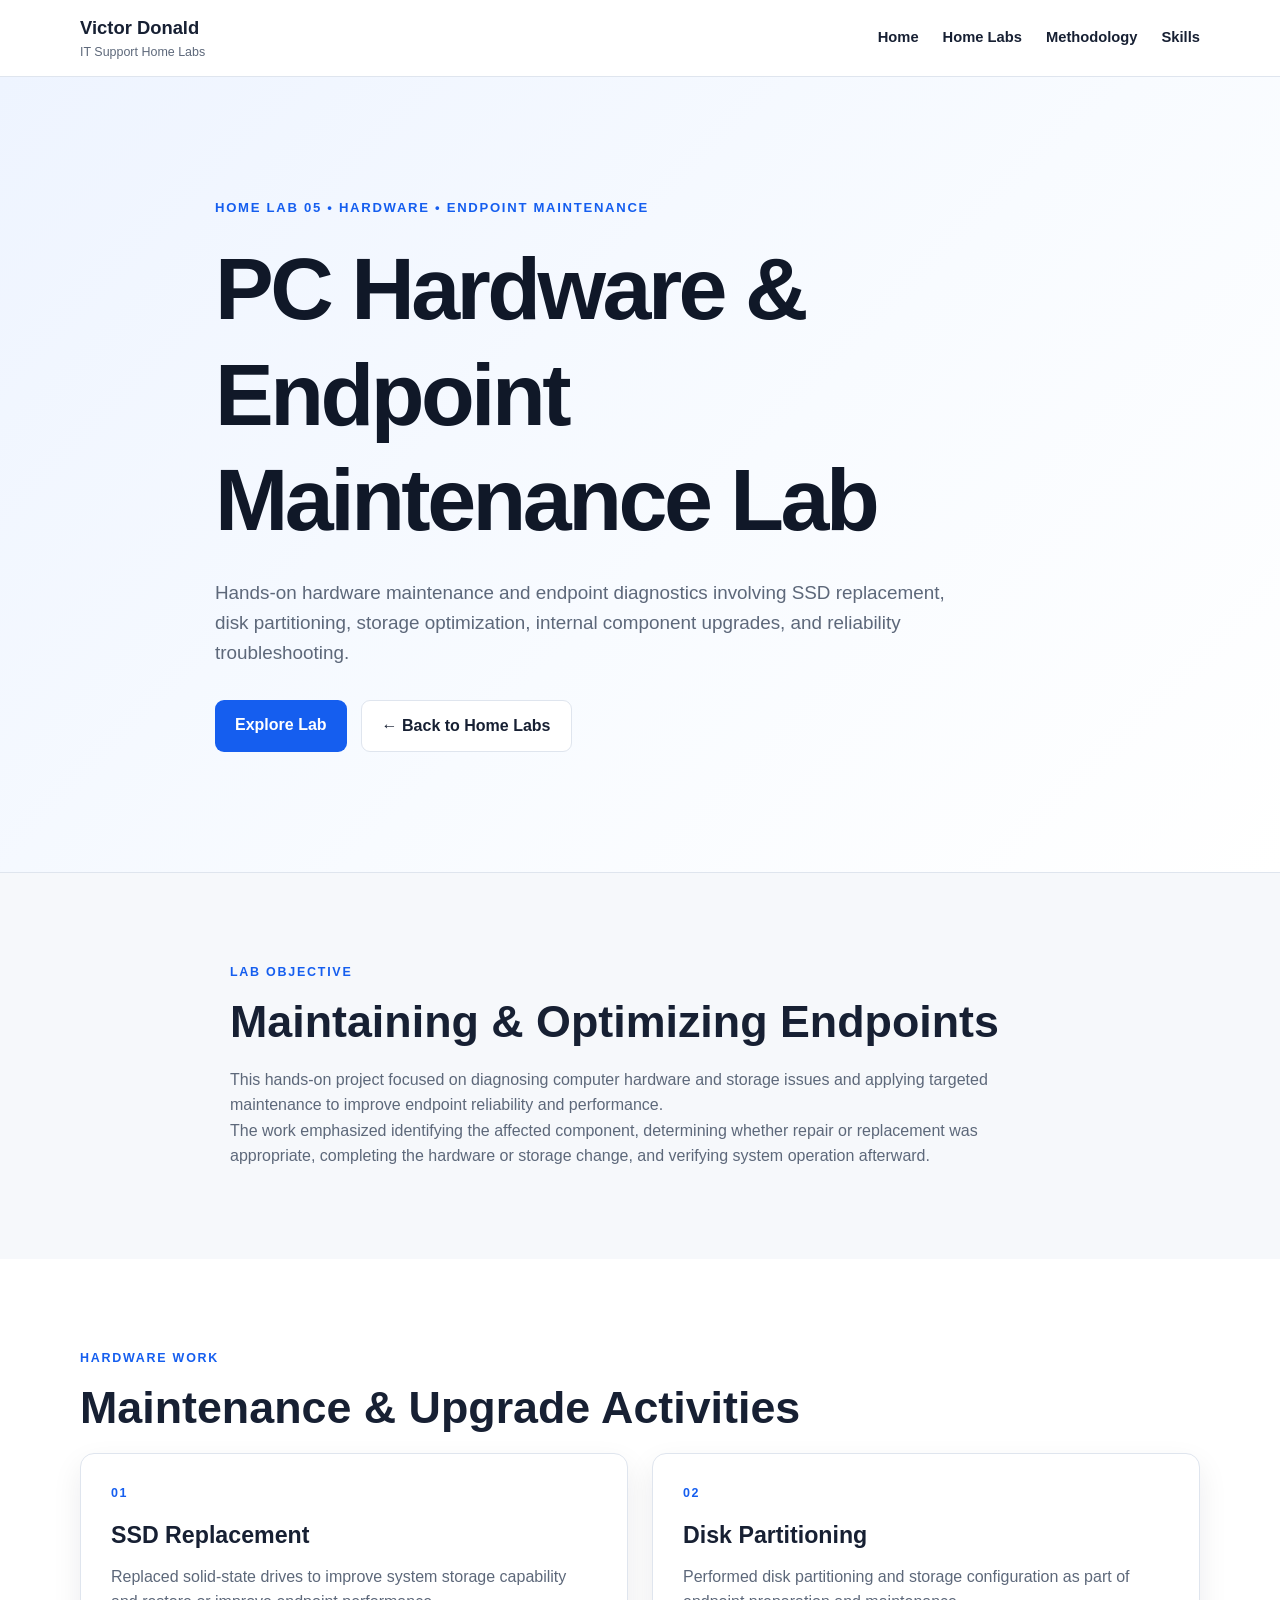
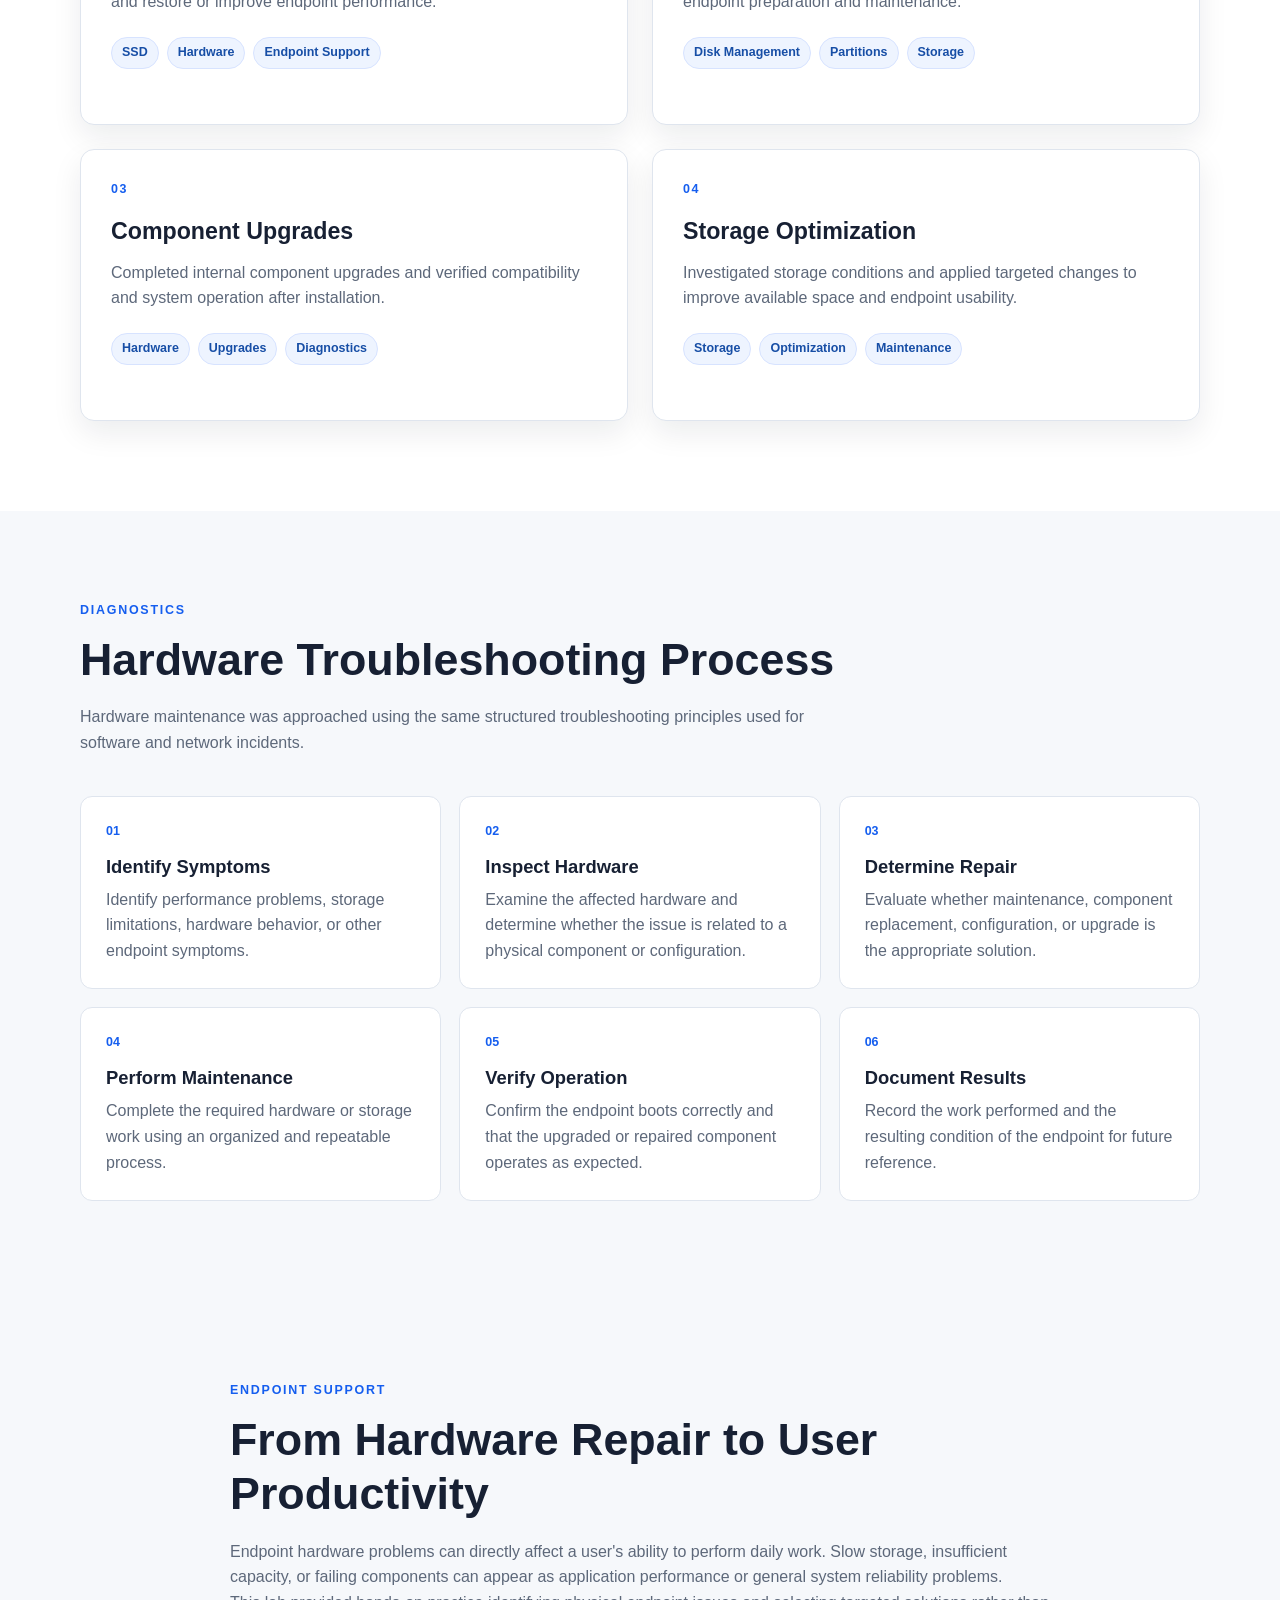
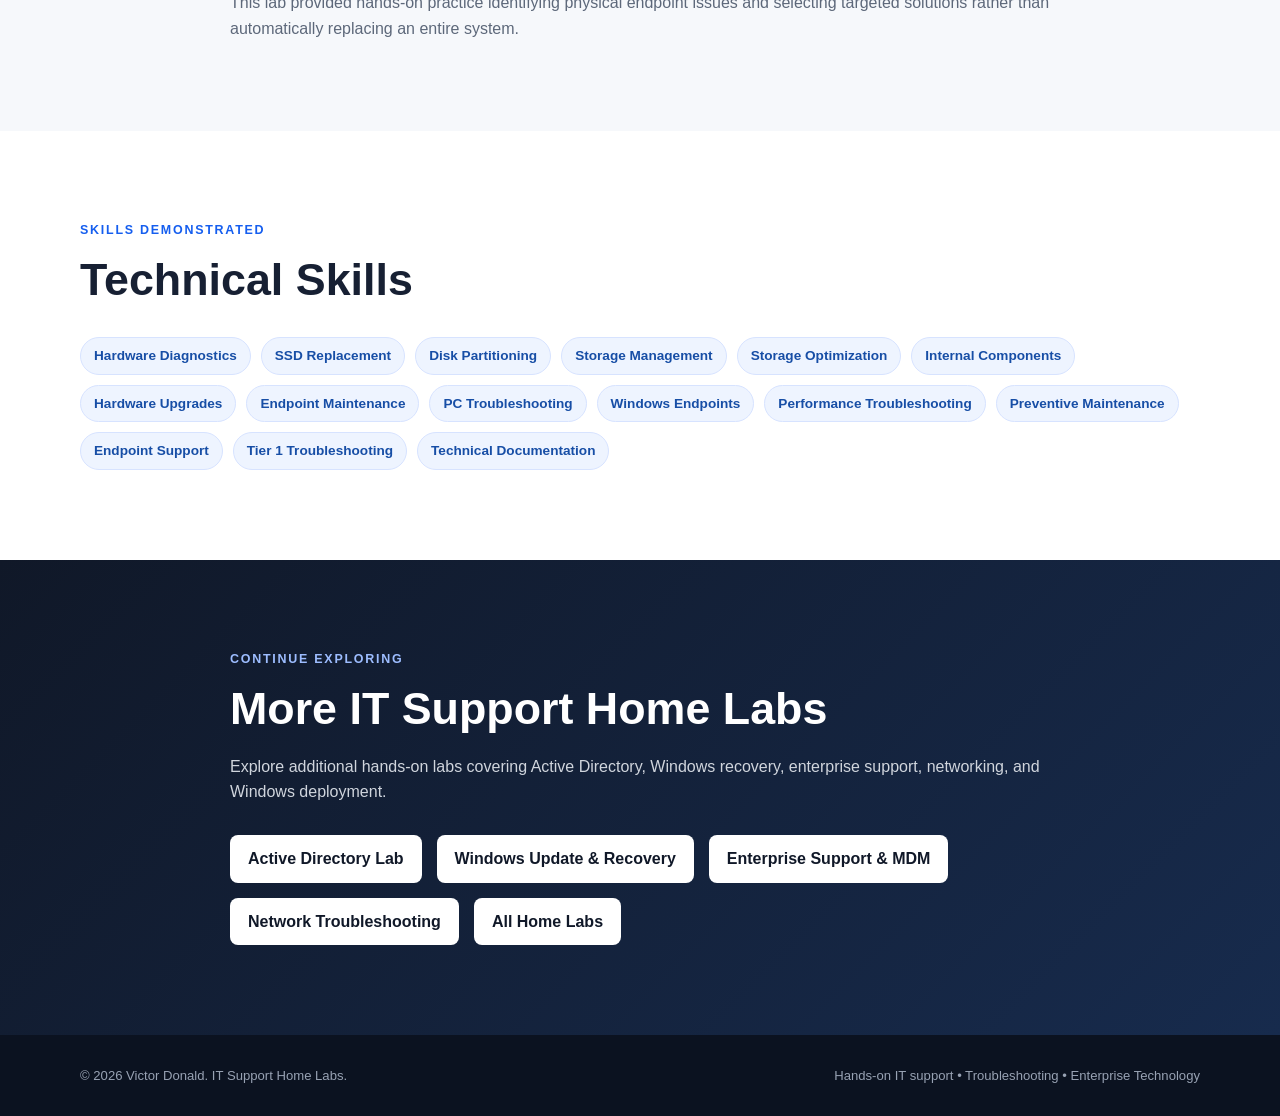
<file: hardware-maintenance/index.html>
<!DOCTYPE html>
<html lang="en">
<head>
    <meta charset="UTF-8">
    <meta name="viewport" content="width=device-width, initial-scale=1.0">

    <title>PC Hardware & Endpoint Maintenance Lab | Victor Donald</title>

    <meta name="description"
          content="Hands-on PC hardware and endpoint maintenance lab demonstrating SSD replacement, disk partitioning, diagnostics, storage optimization, and endpoint maintenance.">

    <link rel="stylesheet" href="../style.css">
</head>

<body>

<header class="site-header">
    <div class="container nav-container">

        <div class="brand">
            <a href="../index.html">Victor Donald</a>
            <span>IT Support Home Labs</span>
        </div>

        <nav aria-label="Main navigation">
            <a href="../index.html">Home</a>
            <a href="../index.html#labs">Home Labs</a>
            <a href="../index.html#methodology">Methodology</a>
            <a href="../index.html#skills">Skills</a>
        </nav>

    </div>
</header>


<main>

    <!-- HERO -->

    <section class="hero">

        <div class="container hero-content">

            <p class="eyebrow">
                HOME LAB 05 • HARDWARE • ENDPOINT MAINTENANCE
            </p>

            <h1>
                PC Hardware &amp;<br>
                Endpoint Maintenance Lab
            </h1>

            <p class="hero-text">
                Hands-on hardware maintenance and endpoint diagnostics
                involving SSD replacement, disk partitioning, storage
                optimization, internal component upgrades, and
                reliability troubleshooting.
            </p>

            <div class="hero-buttons">

                <a class="button primary"
                   href="#maintenance">
                    Explore Lab
                </a>

                <a class="button secondary"
                   href="../index.html">
                    ← Back to Home Labs
                </a>

            </div>

        </div>

    </section>


    <!-- OBJECTIVE -->

    <section class="section">

        <div class="container narrow">

            <p class="section-label">LAB OBJECTIVE</p>

            <h2>Maintaining &amp; Optimizing Endpoints</h2>

            <p>
                This hands-on project focused on diagnosing computer
                hardware and storage issues and applying targeted
                maintenance to improve endpoint reliability and
                performance.
            </p>

            <p>
                The work emphasized identifying the affected component,
                determining whether repair or replacement was appropriate,
                completing the hardware or storage change, and verifying
                system operation afterward.
            </p>

        </div>

    </section>


    <!-- MAINTENANCE -->

    <section id="maintenance" class="section labs-section">

        <div class="container">

            <p class="section-label">HARDWARE WORK</p>

            <h2>Maintenance &amp; Upgrade Activities</h2>

            <div class="lab-grid">

                <article class="lab-card">

                    <div class="lab-number">01</div>

                    <h3>SSD Replacement</h3>

                    <p>
                        Replaced solid-state drives to improve system
                        storage capability and restore or improve
                        endpoint performance.
                    </p>

                    <div class="tags">
                        <span>SSD</span>
                        <span>Hardware</span>
                        <span>Endpoint Support</span>
                    </div>

                </article>


                <article class="lab-card">

                    <div class="lab-number">02</div>

                    <h3>Disk Partitioning</h3>

                    <p>
                        Performed disk partitioning and storage
                        configuration as part of endpoint preparation
                        and maintenance.
                    </p>

                    <div class="tags">
                        <span>Disk Management</span>
                        <span>Partitions</span>
                        <span>Storage</span>
                    </div>

                </article>


                <article class="lab-card">

                    <div class="lab-number">03</div>

                    <h3>Component Upgrades</h3>

                    <p>
                        Completed internal component upgrades and
                        verified compatibility and system operation
                        after installation.
                    </p>

                    <div class="tags">
                        <span>Hardware</span>
                        <span>Upgrades</span>
                        <span>Diagnostics</span>
                    </div>

                </article>


                <article class="lab-card">

                    <div class="lab-number">04</div>

                    <h3>Storage Optimization</h3>

                    <p>
                        Investigated storage conditions and applied
                        targeted changes to improve available space
                        and endpoint usability.
                    </p>

                    <div class="tags">
                        <span>Storage</span>
                        <span>Optimization</span>
                        <span>Maintenance</span>
                    </div>

                </article>

            </div>

        </div>

    </section>


    <!-- DIAGNOSTICS -->

    <section class="section">

        <div class="container">

            <p class="section-label">DIAGNOSTICS</p>

            <h2>Hardware Troubleshooting Process</h2>

            <p class="section-intro">
                Hardware maintenance was approached using the same
                structured troubleshooting principles used for
                software and network incidents.
            </p>


            <div class="methodology-grid">

                <div class="method-card">

                    <span>01</span>

                    <h3>Identify Symptoms</h3>

                    <p>
                        Identify performance problems, storage
                        limitations, hardware behavior, or other
                        endpoint symptoms.
                    </p>

                </div>


                <div class="method-card">

                    <span>02</span>

                    <h3>Inspect Hardware</h3>

                    <p>
                        Examine the affected hardware and determine
                        whether the issue is related to a physical
                        component or configuration.
                    </p>

                </div>


                <div class="method-card">

                    <span>03</span>

                    <h3>Determine Repair</h3>

                    <p>
                        Evaluate whether maintenance, component
                        replacement, configuration, or upgrade is
                        the appropriate solution.
                    </p>

                </div>


                <div class="method-card">

                    <span>04</span>

                    <h3>Perform Maintenance</h3>

                    <p>
                        Complete the required hardware or storage
                        work using an organized and repeatable process.
                    </p>

                </div>


                <div class="method-card">

                    <span>05</span>

                    <h3>Verify Operation</h3>

                    <p>
                        Confirm the endpoint boots correctly and
                        that the upgraded or repaired component
                        operates as expected.
                    </p>

                </div>


                <div class="method-card">

                    <span>06</span>

                    <h3>Document Results</h3>

                    <p>
                        Record the work performed and the resulting
                        condition of the endpoint for future reference.
                    </p>

                </div>

            </div>

        </div>

    </section>


    <!-- ENDPOINT SUPPORT -->

    <section class="section methodology-section">

        <div class="container narrow">

            <p class="section-label">ENDPOINT SUPPORT</p>

            <h2>From Hardware Repair to User Productivity</h2>

            <p>
                Endpoint hardware problems can directly affect a
                user's ability to perform daily work. Slow storage,
                insufficient capacity, or failing components can
                appear as application performance or general system
                reliability problems.
            </p>

            <p>
                This lab provided hands-on practice identifying
                physical endpoint issues and selecting targeted
                solutions rather than automatically replacing an
                entire system.
            </p>

        </div>

    </section>


    <!-- SKILLS -->

    <section class="section skills-section">

        <div class="container">

            <p class="section-label">SKILLS DEMONSTRATED</p>

            <h2>Technical Skills</h2>

            <div class="skills-list">

                <span>Hardware Diagnostics</span>
                <span>SSD Replacement</span>
                <span>Disk Partitioning</span>
                <span>Storage Management</span>
                <span>Storage Optimization</span>
                <span>Internal Components</span>
                <span>Hardware Upgrades</span>
                <span>Endpoint Maintenance</span>
                <span>PC Troubleshooting</span>
                <span>Windows Endpoints</span>
                <span>Performance Troubleshooting</span>
                <span>Preventive Maintenance</span>
                <span>Endpoint Support</span>
                <span>Tier 1 Troubleshooting</span>
                <span>Technical Documentation</span>

            </div>

        </div>

    </section>


    <!-- NAVIGATION -->

    <section class="section contact-section">

        <div class="container narrow">

            <p class="section-label">CONTINUE EXPLORING</p>

            <h2>More IT Support Home Labs</h2>

            <p>
                Explore additional hands-on labs covering Active
                Directory, Windows recovery, enterprise support,
                networking, and Windows deployment.
            </p>

            <div class="contact-links">

                <a href="../active-directory/index.html">
                    Active Directory Lab
                </a>

                <a href="../windows-update-recovery/index.html">
                    Windows Update &amp; Recovery
                </a>

                <a href="../enterprise-support-mdm/index.html">
                    Enterprise Support &amp; MDM
                </a>

                <a href="../network-troubleshooting/index.html">
                    Network Troubleshooting
                </a>

                <a href="../index.html">
                    All Home Labs
                </a>

            </div>

        </div>

    </section>

</main>


<footer>

    <div class="container footer-content">

        <p>
            © 2026 Victor Donald. IT Support Home Labs.
        </p>

        <p>
            Hands-on IT support • Troubleshooting • Enterprise Technology
        </p>

    </div>

</footer>


</body>
</html>
</file>
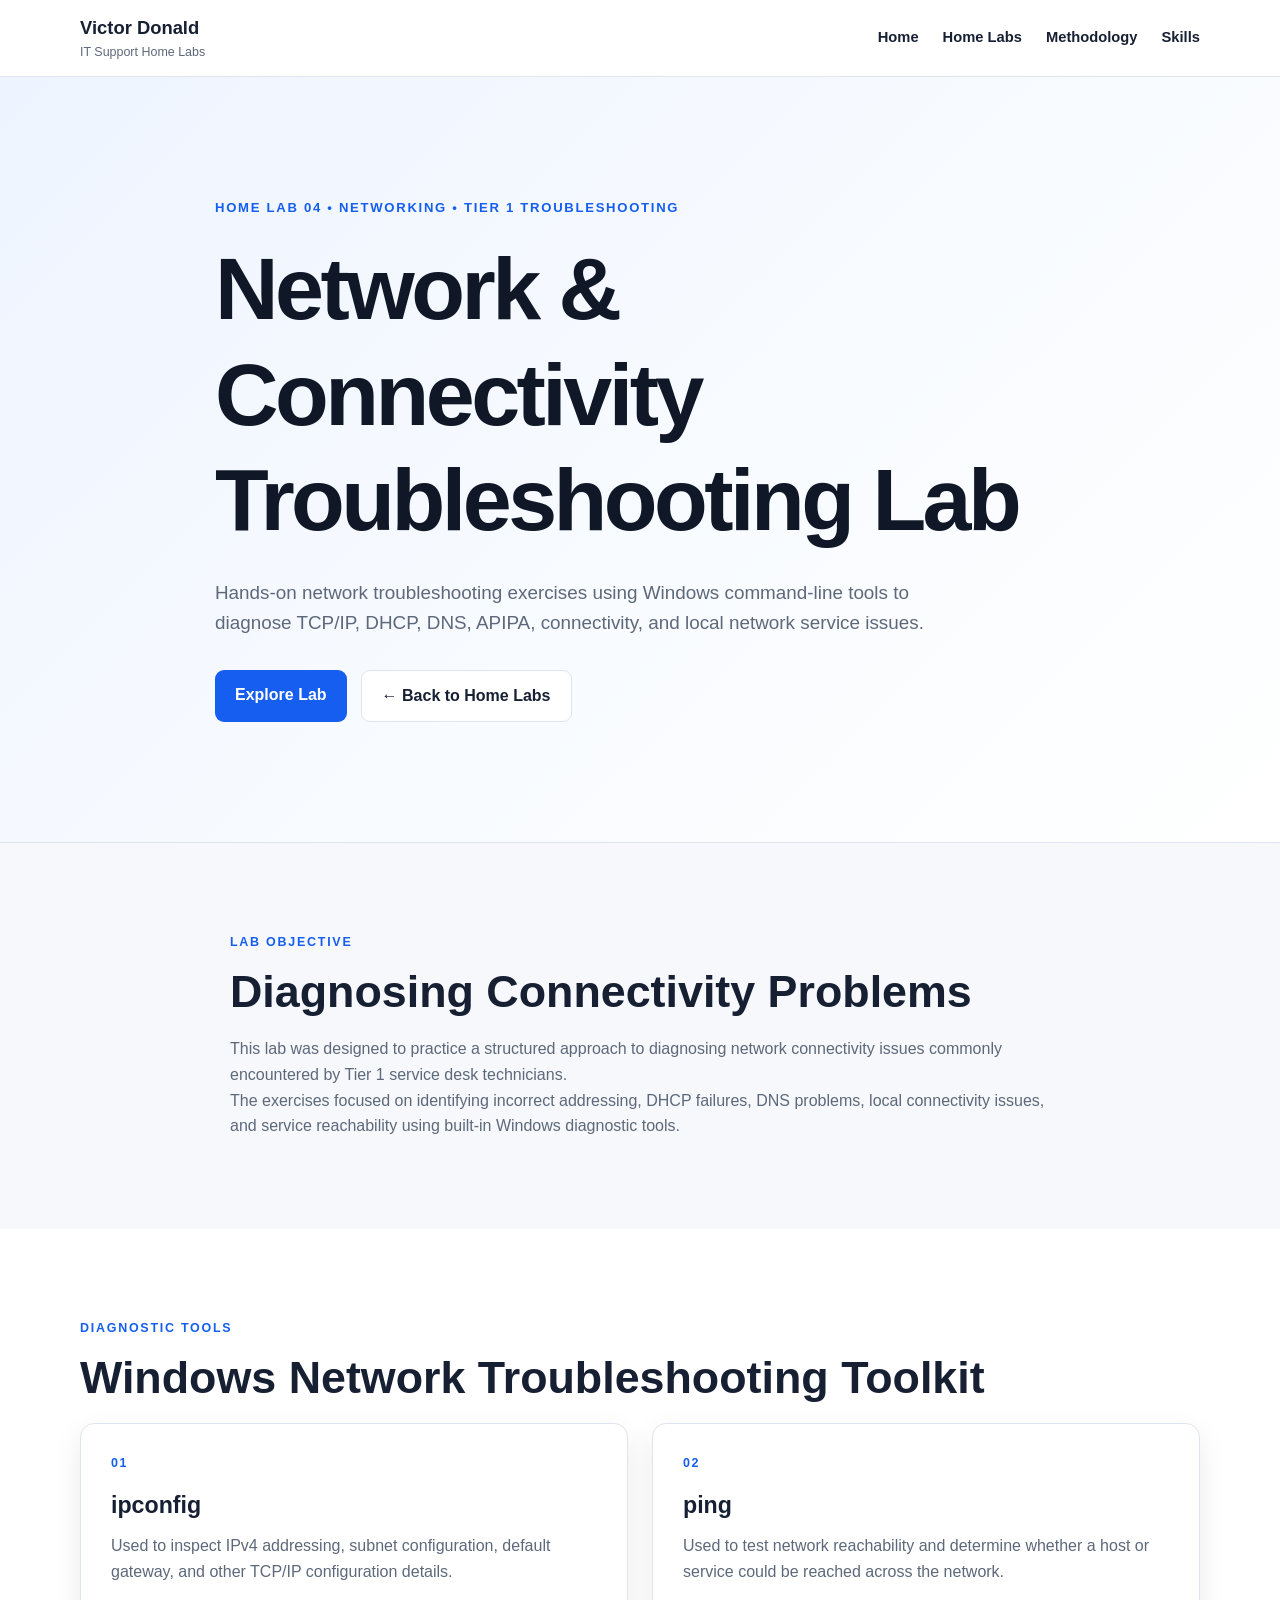
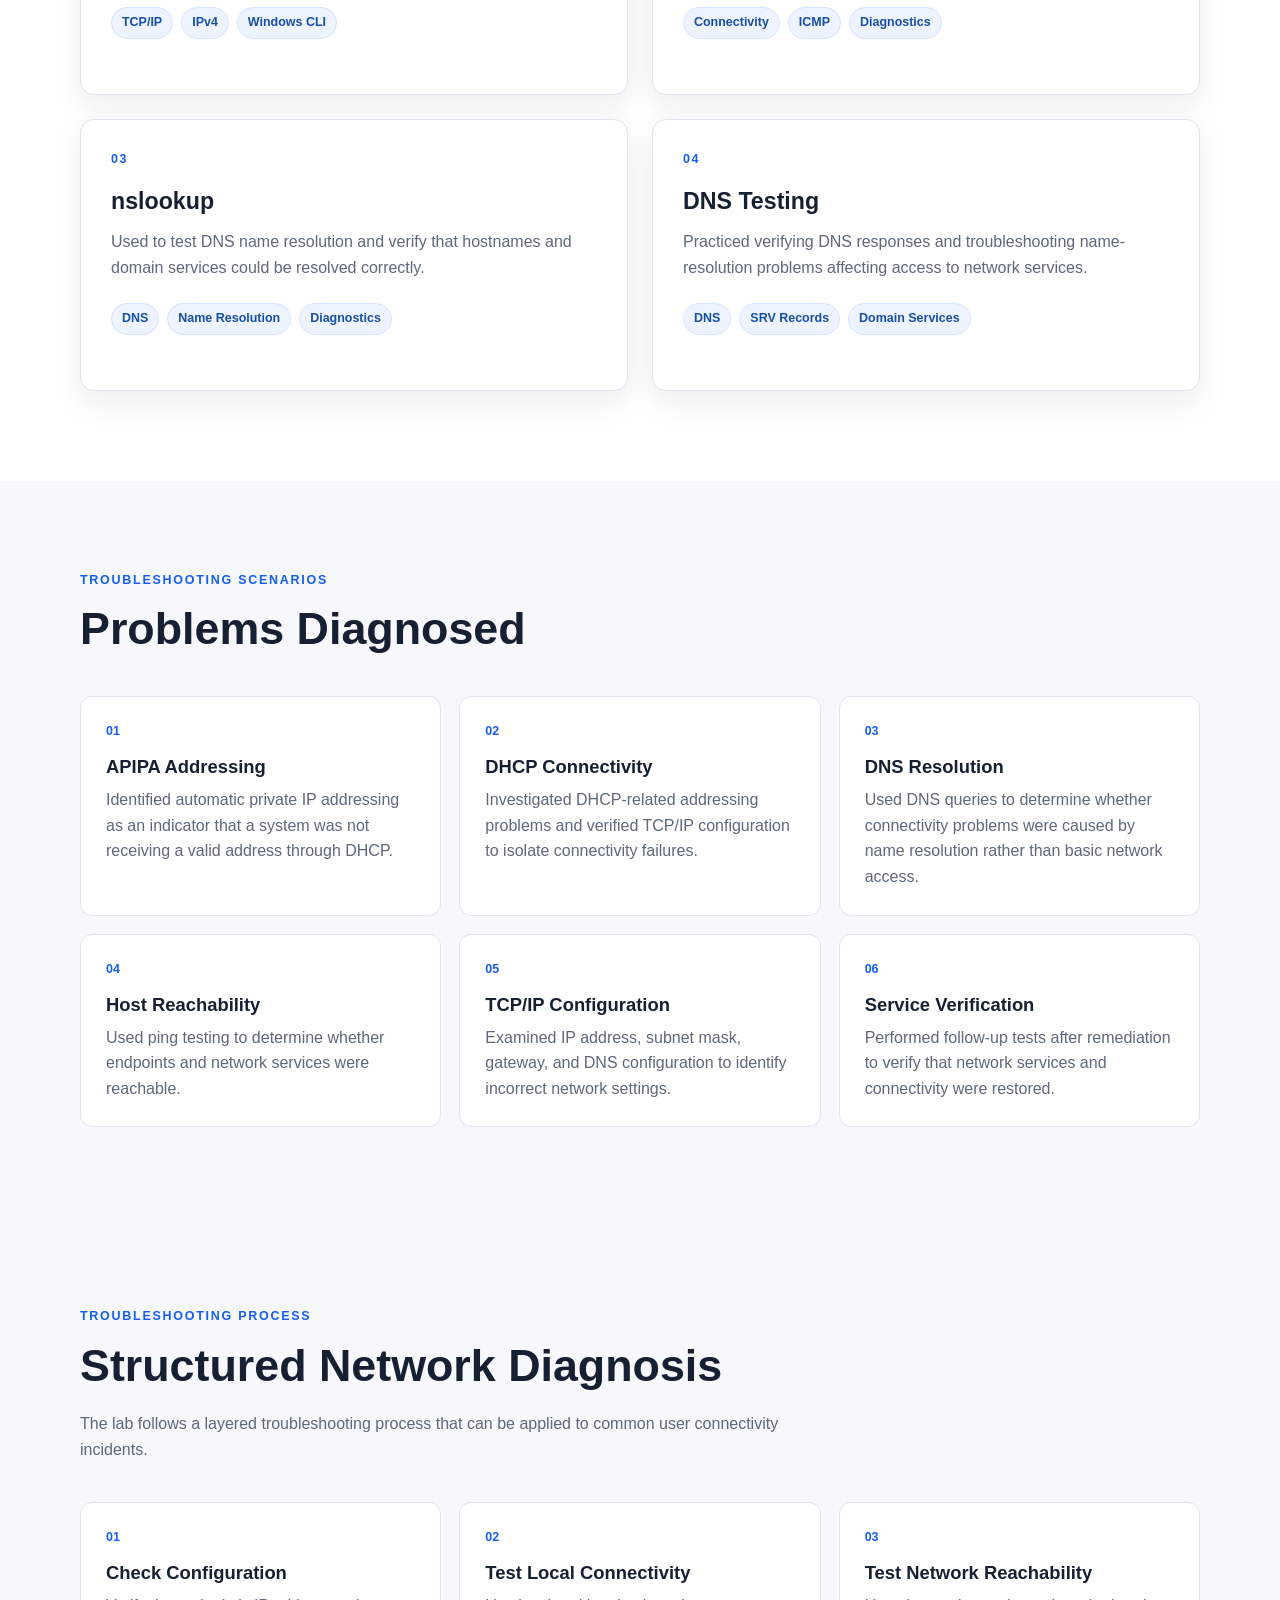
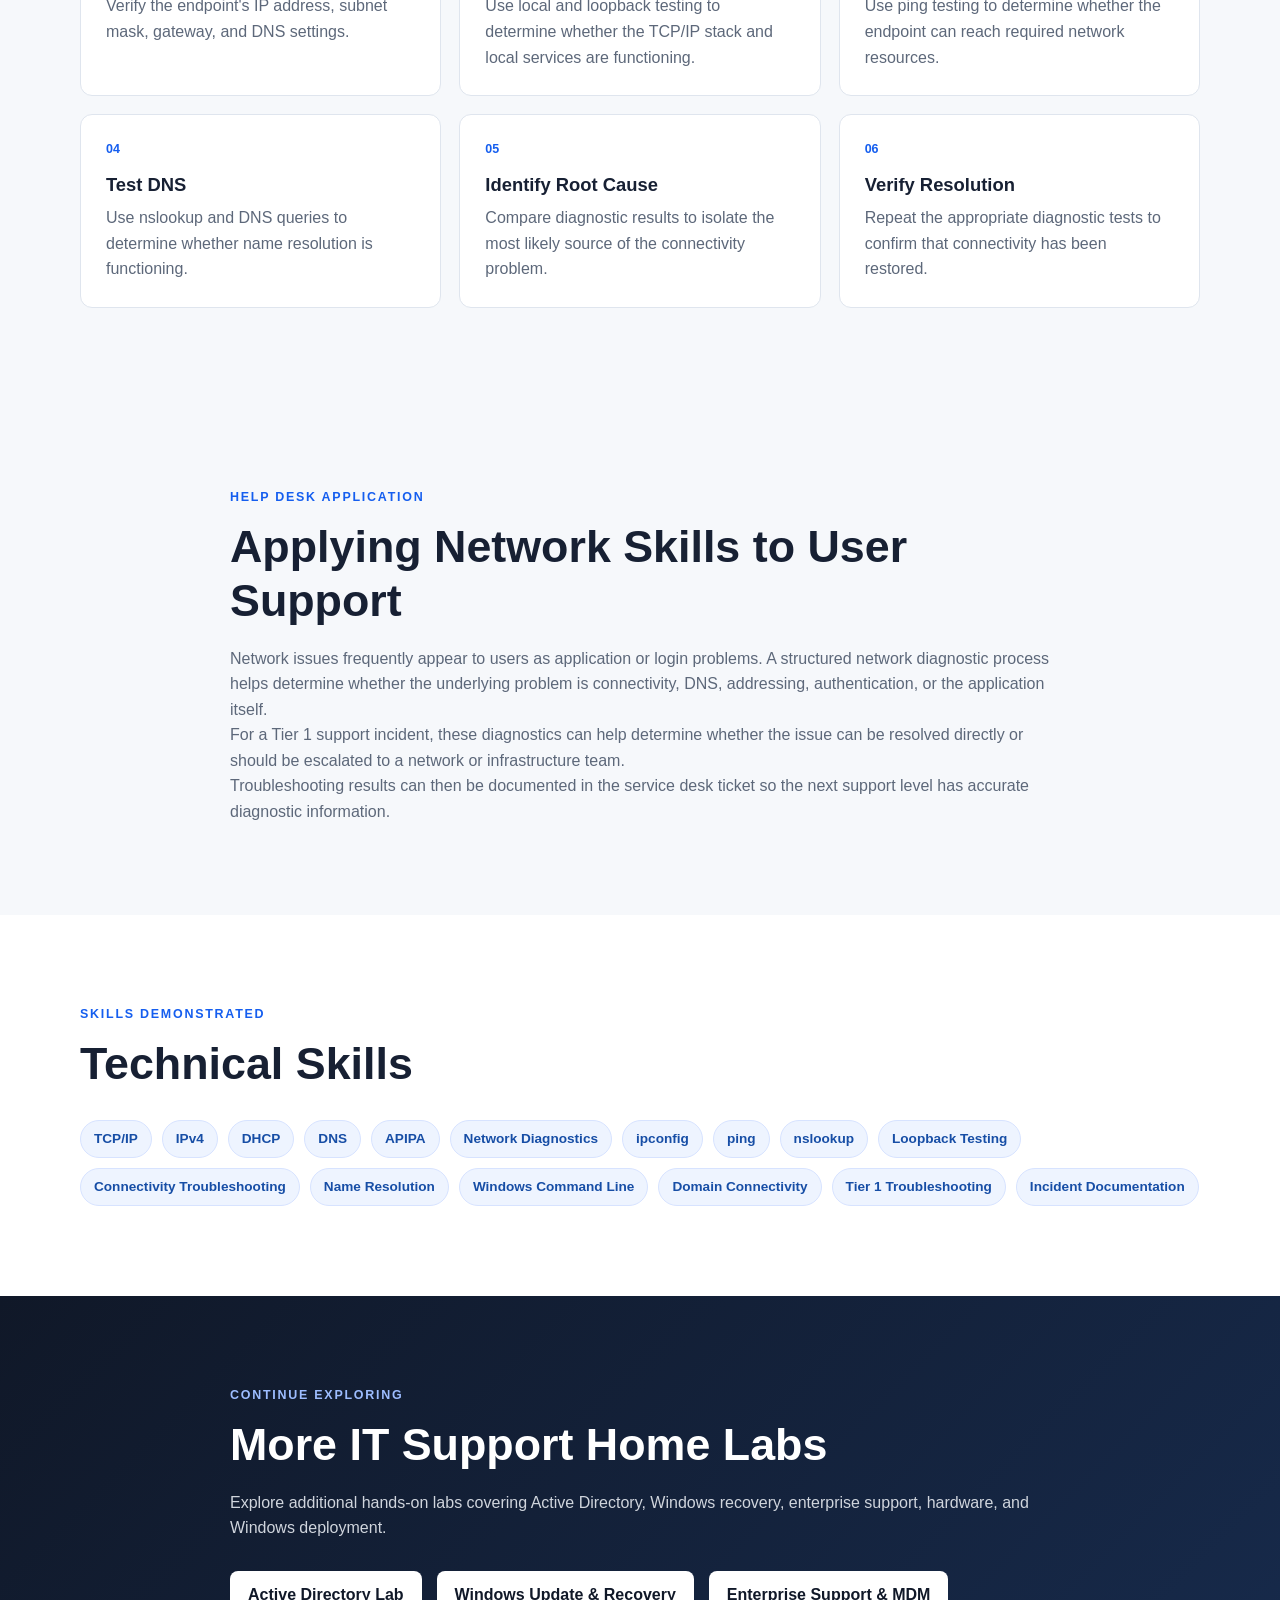
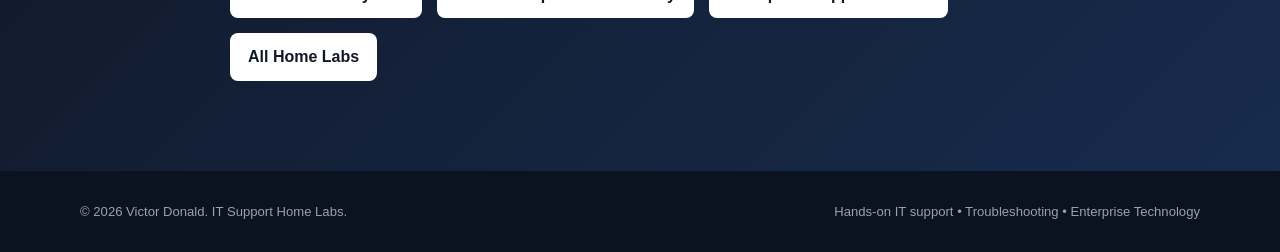
<file: network-troubleshooting/index.html>
<!DOCTYPE html>
<html lang="en">
<head>
    <meta charset="UTF-8">
    <meta name="viewport" content="width=device-width, initial-scale=1.0">

    <title>Network & Connectivity Troubleshooting Lab | Victor Donald</title>

    <meta name="description"
          content="Hands-on network troubleshooting home lab demonstrating TCP/IP, DHCP, DNS, APIPA, ipconfig, ping, nslookup, connectivity diagnostics, and Tier 1 support workflows.">

    <link rel="stylesheet" href="../style.css">
</head>

<body>

<header class="site-header">
    <div class="container nav-container">

        <div class="brand">
            <a href="../index.html">Victor Donald</a>
            <span>IT Support Home Labs</span>
        </div>

        <nav aria-label="Main navigation">
            <a href="../index.html">Home</a>
            <a href="../index.html#labs">Home Labs</a>
            <a href="../index.html#methodology">Methodology</a>
            <a href="../index.html#skills">Skills</a>
        </nav>

    </div>
</header>


<main>

    <!-- HERO -->

    <section class="hero">

        <div class="container hero-content">

            <p class="eyebrow">
                HOME LAB 04 • NETWORKING • TIER 1 TROUBLESHOOTING
            </p>

            <h1>
                Network &amp;<br>
                Connectivity Troubleshooting Lab
            </h1>

            <p class="hero-text">
                Hands-on network troubleshooting exercises using
                Windows command-line tools to diagnose TCP/IP,
                DHCP, DNS, APIPA, connectivity, and local network
                service issues.
            </p>

            <div class="hero-buttons">

                <a class="button primary"
                   href="#diagnostics">
                    Explore Lab
                </a>

                <a class="button secondary"
                   href="../index.html">
                    ← Back to Home Labs
                </a>

            </div>

        </div>

    </section>


    <!-- OBJECTIVE -->

    <section class="section">

        <div class="container narrow">

            <p class="section-label">LAB OBJECTIVE</p>

            <h2>Diagnosing Connectivity Problems</h2>

            <p>
                This lab was designed to practice a structured
                approach to diagnosing network connectivity issues
                commonly encountered by Tier 1 service desk technicians.
            </p>

            <p>
                The exercises focused on identifying incorrect
                addressing, DHCP failures, DNS problems, local
                connectivity issues, and service reachability using
                built-in Windows diagnostic tools.
            </p>

        </div>

    </section>


    <!-- DIAGNOSTIC TOOLS -->

    <section id="diagnostics" class="section labs-section">

        <div class="container">

            <p class="section-label">DIAGNOSTIC TOOLS</p>

            <h2>Windows Network Troubleshooting Toolkit</h2>

            <div class="lab-grid">

                <article class="lab-card">

                    <div class="lab-number">01</div>

                    <h3>ipconfig</h3>

                    <p>
                        Used to inspect IPv4 addressing, subnet
                        configuration, default gateway, and other
                        TCP/IP configuration details.
                    </p>

                    <div class="tags">
                        <span>TCP/IP</span>
                        <span>IPv4</span>
                        <span>Windows CLI</span>
                    </div>

                </article>


                <article class="lab-card">

                    <div class="lab-number">02</div>

                    <h3>ping</h3>

                    <p>
                        Used to test network reachability and determine
                        whether a host or service could be reached
                        across the network.
                    </p>

                    <div class="tags">
                        <span>Connectivity</span>
                        <span>ICMP</span>
                        <span>Diagnostics</span>
                    </div>

                </article>


                <article class="lab-card">

                    <div class="lab-number">03</div>

                    <h3>nslookup</h3>

                    <p>
                        Used to test DNS name resolution and verify
                        that hostnames and domain services could be
                        resolved correctly.
                    </p>

                    <div class="tags">
                        <span>DNS</span>
                        <span>Name Resolution</span>
                        <span>Diagnostics</span>
                    </div>

                </article>


                <article class="lab-card">

                    <div class="lab-number">04</div>

                    <h3>DNS Testing</h3>

                    <p>
                        Practiced verifying DNS responses and
                        troubleshooting name-resolution problems
                        affecting access to network services.
                    </p>

                    <div class="tags">
                        <span>DNS</span>
                        <span>SRV Records</span>
                        <span>Domain Services</span>
                    </div>

                </article>

            </div>

        </div>

    </section>


    <!-- TROUBLESHOOTING SCENARIOS -->

    <section class="section">

        <div class="container">

            <p class="section-label">TROUBLESHOOTING SCENARIOS</p>

            <h2>Problems Diagnosed</h2>


            <div class="methodology-grid">

                <div class="method-card">

                    <span>01</span>

                    <h3>APIPA Addressing</h3>

                    <p>
                        Identified automatic private IP addressing
                        as an indicator that a system was not receiving
                        a valid address through DHCP.
                    </p>

                </div>


                <div class="method-card">

                    <span>02</span>

                    <h3>DHCP Connectivity</h3>

                    <p>
                        Investigated DHCP-related addressing problems
                        and verified TCP/IP configuration to isolate
                        connectivity failures.
                    </p>

                </div>


                <div class="method-card">

                    <span>03</span>

                    <h3>DNS Resolution</h3>

                    <p>
                        Used DNS queries to determine whether
                        connectivity problems were caused by name
                        resolution rather than basic network access.
                    </p>

                </div>


                <div class="method-card">

                    <span>04</span>

                    <h3>Host Reachability</h3>

                    <p>
                        Used ping testing to determine whether
                        endpoints and network services were reachable.
                    </p>

                </div>


                <div class="method-card">

                    <span>05</span>

                    <h3>TCP/IP Configuration</h3>

                    <p>
                        Examined IP address, subnet mask, gateway,
                        and DNS configuration to identify incorrect
                        network settings.
                    </p>

                </div>


                <div class="method-card">

                    <span>06</span>

                    <h3>Service Verification</h3>

                    <p>
                        Performed follow-up tests after remediation
                        to verify that network services and connectivity
                        were restored.
                    </p>

                </div>

            </div>

        </div>

    </section>


    <!-- TROUBLESHOOTING PROCESS -->

    <section class="section methodology-section">

        <div class="container">

            <p class="section-label">TROUBLESHOOTING PROCESS</p>

            <h2>Structured Network Diagnosis</h2>

            <p class="section-intro">
                The lab follows a layered troubleshooting process
                that can be applied to common user connectivity
                incidents.
            </p>


            <div class="methodology-grid">

                <div class="method-card">

                    <span>01</span>

                    <h3>Check Configuration</h3>

                    <p>
                        Verify the endpoint's IP address, subnet mask,
                        gateway, and DNS settings.
                    </p>

                </div>


                <div class="method-card">

                    <span>02</span>

                    <h3>Test Local Connectivity</h3>

                    <p>
                        Use local and loopback testing to determine
                        whether the TCP/IP stack and local services
                        are functioning.
                    </p>

                </div>


                <div class="method-card">

                    <span>03</span>

                    <h3>Test Network Reachability</h3>

                    <p>
                        Use ping testing to determine whether the
                        endpoint can reach required network resources.
                    </p>

                </div>


                <div class="method-card">

                    <span>04</span>

                    <h3>Test DNS</h3>

                    <p>
                        Use nslookup and DNS queries to determine
                        whether name resolution is functioning.
                    </p>

                </div>


                <div class="method-card">

                    <span>05</span>

                    <h3>Identify Root Cause</h3>

                    <p>
                        Compare diagnostic results to isolate the
                        most likely source of the connectivity problem.
                    </p>

                </div>


                <div class="method-card">

                    <span>06</span>

                    <h3>Verify Resolution</h3>

                    <p>
                        Repeat the appropriate diagnostic tests to
                        confirm that connectivity has been restored.
                    </p>

                </div>

            </div>

        </div>

    </section>


    <!-- HELP DESK APPLICATION -->

    <section class="section">

        <div class="container narrow">

            <p class="section-label">HELP DESK APPLICATION</p>

            <h2>Applying Network Skills to User Support</h2>

            <p>
                Network issues frequently appear to users as
                application or login problems. A structured network
                diagnostic process helps determine whether the
                underlying problem is connectivity, DNS, addressing,
                authentication, or the application itself.
            </p>

            <p>
                For a Tier 1 support incident, these diagnostics can
                help determine whether the issue can be resolved
                directly or should be escalated to a network or
                infrastructure team.
            </p>

            <p>
                Troubleshooting results can then be documented in
                the service desk ticket so the next support level
                has accurate diagnostic information.
            </p>

        </div>

    </section>


    <!-- SKILLS -->

    <section class="section skills-section">

        <div class="container">

            <p class="section-label">SKILLS DEMONSTRATED</p>

            <h2>Technical Skills</h2>

            <div class="skills-list">

                <span>TCP/IP</span>
                <span>IPv4</span>
                <span>DHCP</span>
                <span>DNS</span>
                <span>APIPA</span>
                <span>Network Diagnostics</span>
                <span>ipconfig</span>
                <span>ping</span>
                <span>nslookup</span>
                <span>Loopback Testing</span>
                <span>Connectivity Troubleshooting</span>
                <span>Name Resolution</span>
                <span>Windows Command Line</span>
                <span>Domain Connectivity</span>
                <span>Tier 1 Troubleshooting</span>
                <span>Incident Documentation</span>

            </div>

        </div>

    </section>


    <!-- NAVIGATION -->

    <section class="section contact-section">

        <div class="container narrow">

            <p class="section-label">CONTINUE EXPLORING</p>

            <h2>More IT Support Home Labs</h2>

            <p>
                Explore additional hands-on labs covering Active
                Directory, Windows recovery, enterprise support,
                hardware, and Windows deployment.
            </p>

            <div class="contact-links">

                <a href="../active-directory/index.html">
                    Active Directory Lab
                </a>

                <a href="../windows-update-recovery/index.html">
                    Windows Update &amp; Recovery
                </a>

                <a href="../enterprise-support-mdm/index.html">
                    Enterprise Support &amp; MDM
                </a>

                <a href="../index.html">
                    All Home Labs
                </a>

            </div>

        </div>

    </section>

</main>


<footer>

    <div class="container footer-content">

        <p>
            © 2026 Victor Donald. IT Support Home Labs.
        </p>

        <p>
            Hands-on IT support • Troubleshooting • Enterprise Technology
        </p>

    </div>

</footer>


</body>
</html>
</file>
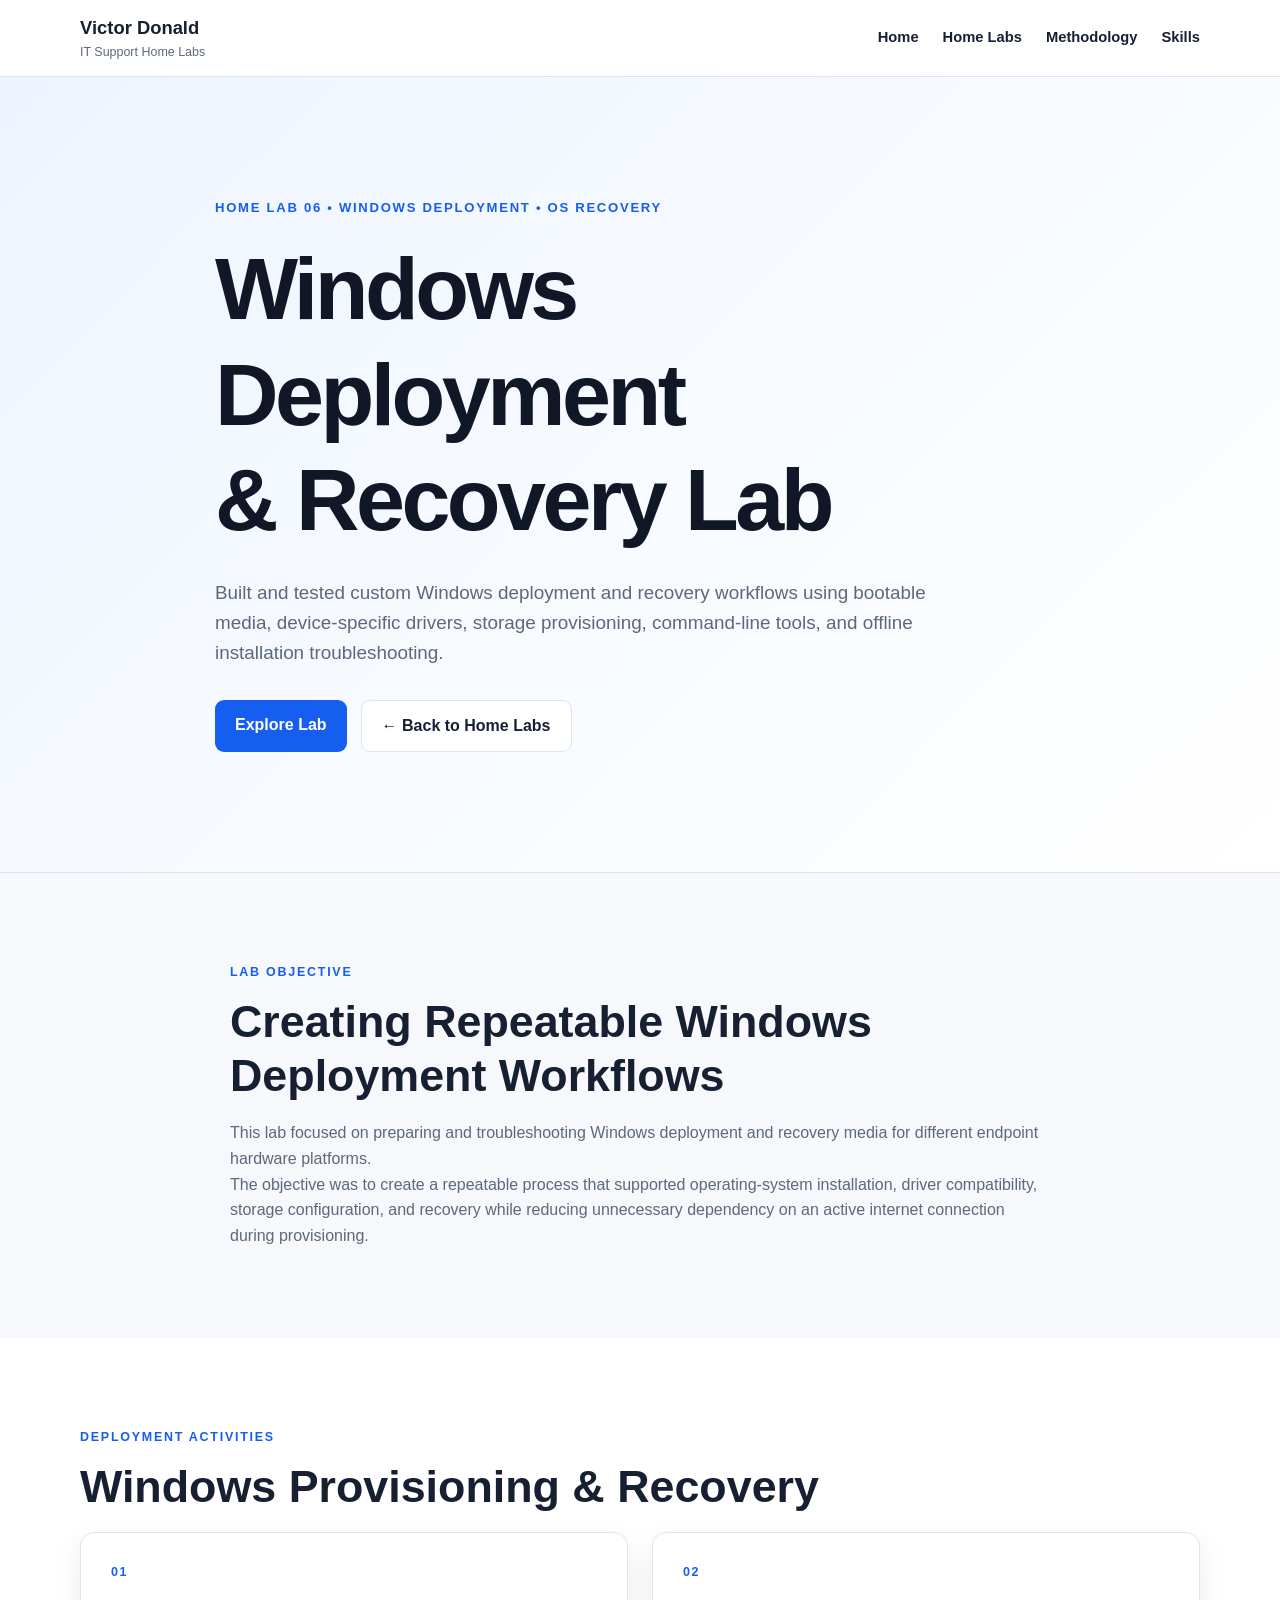
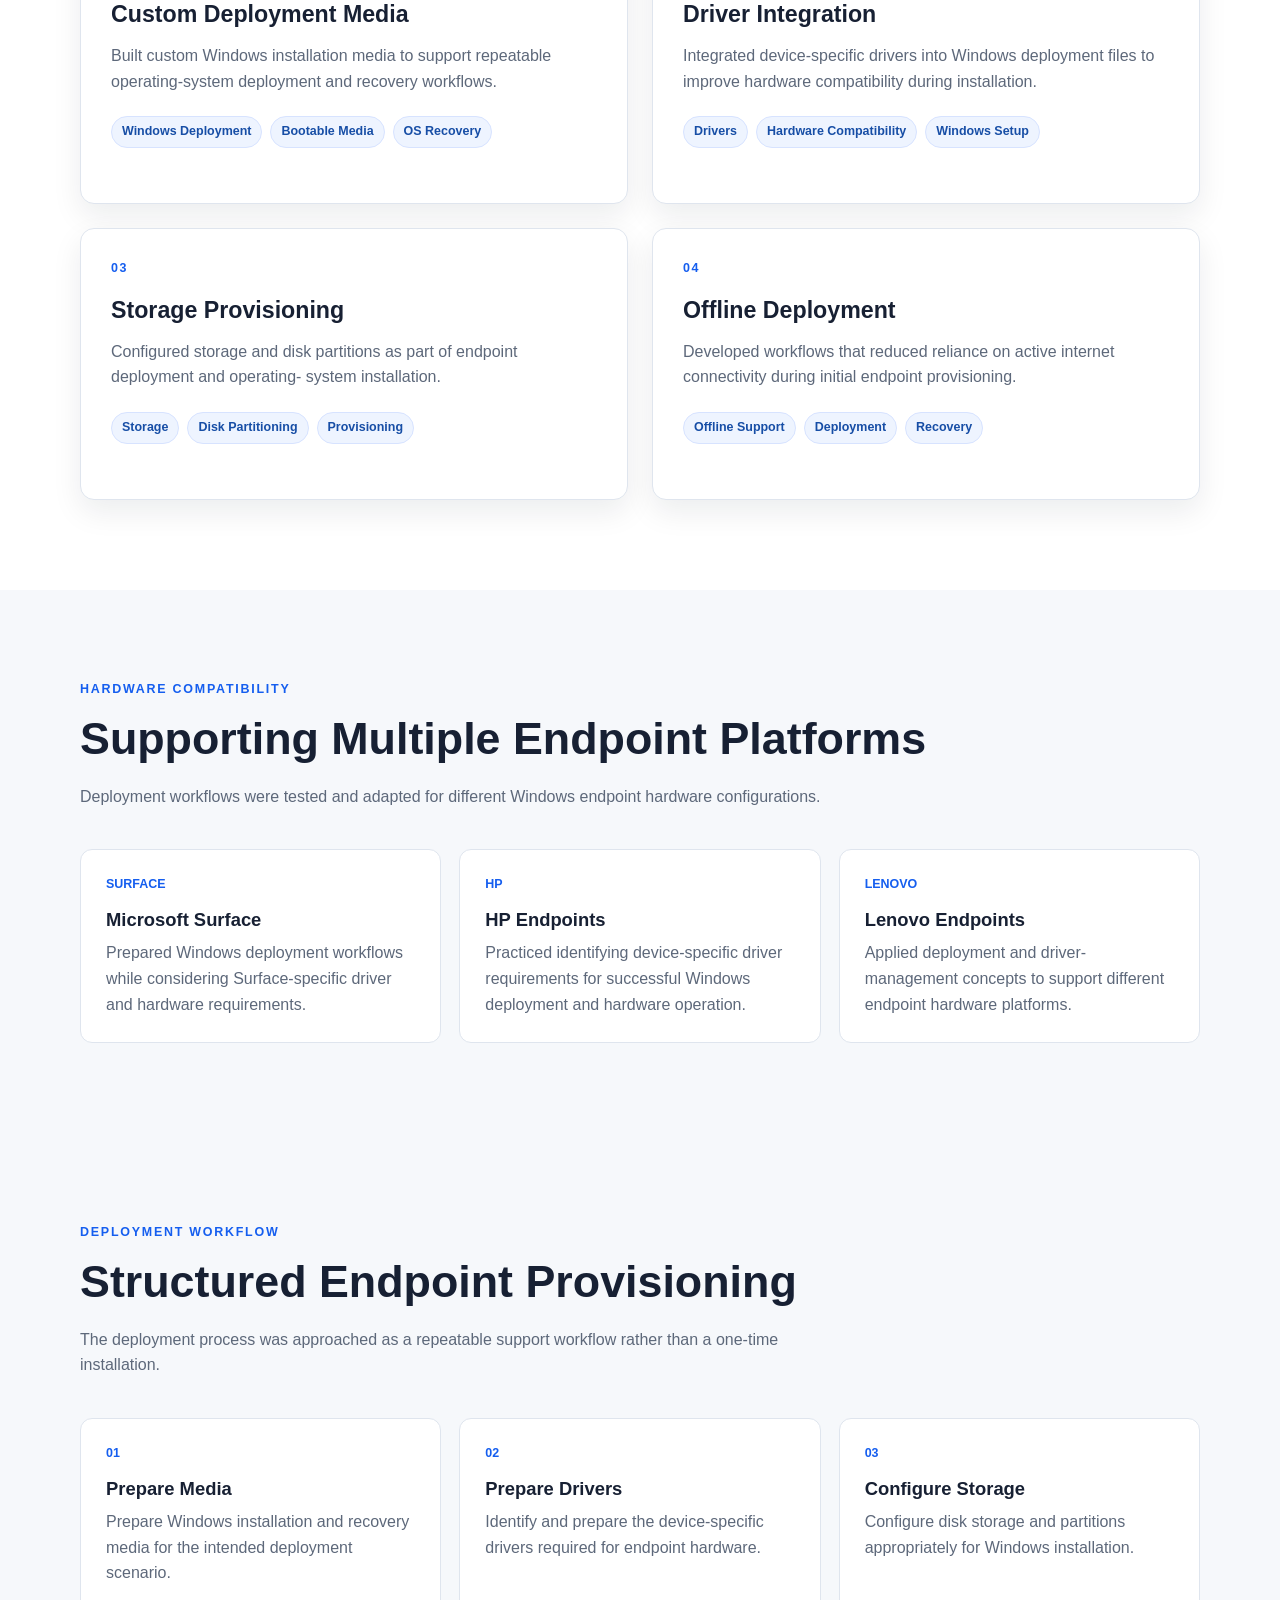
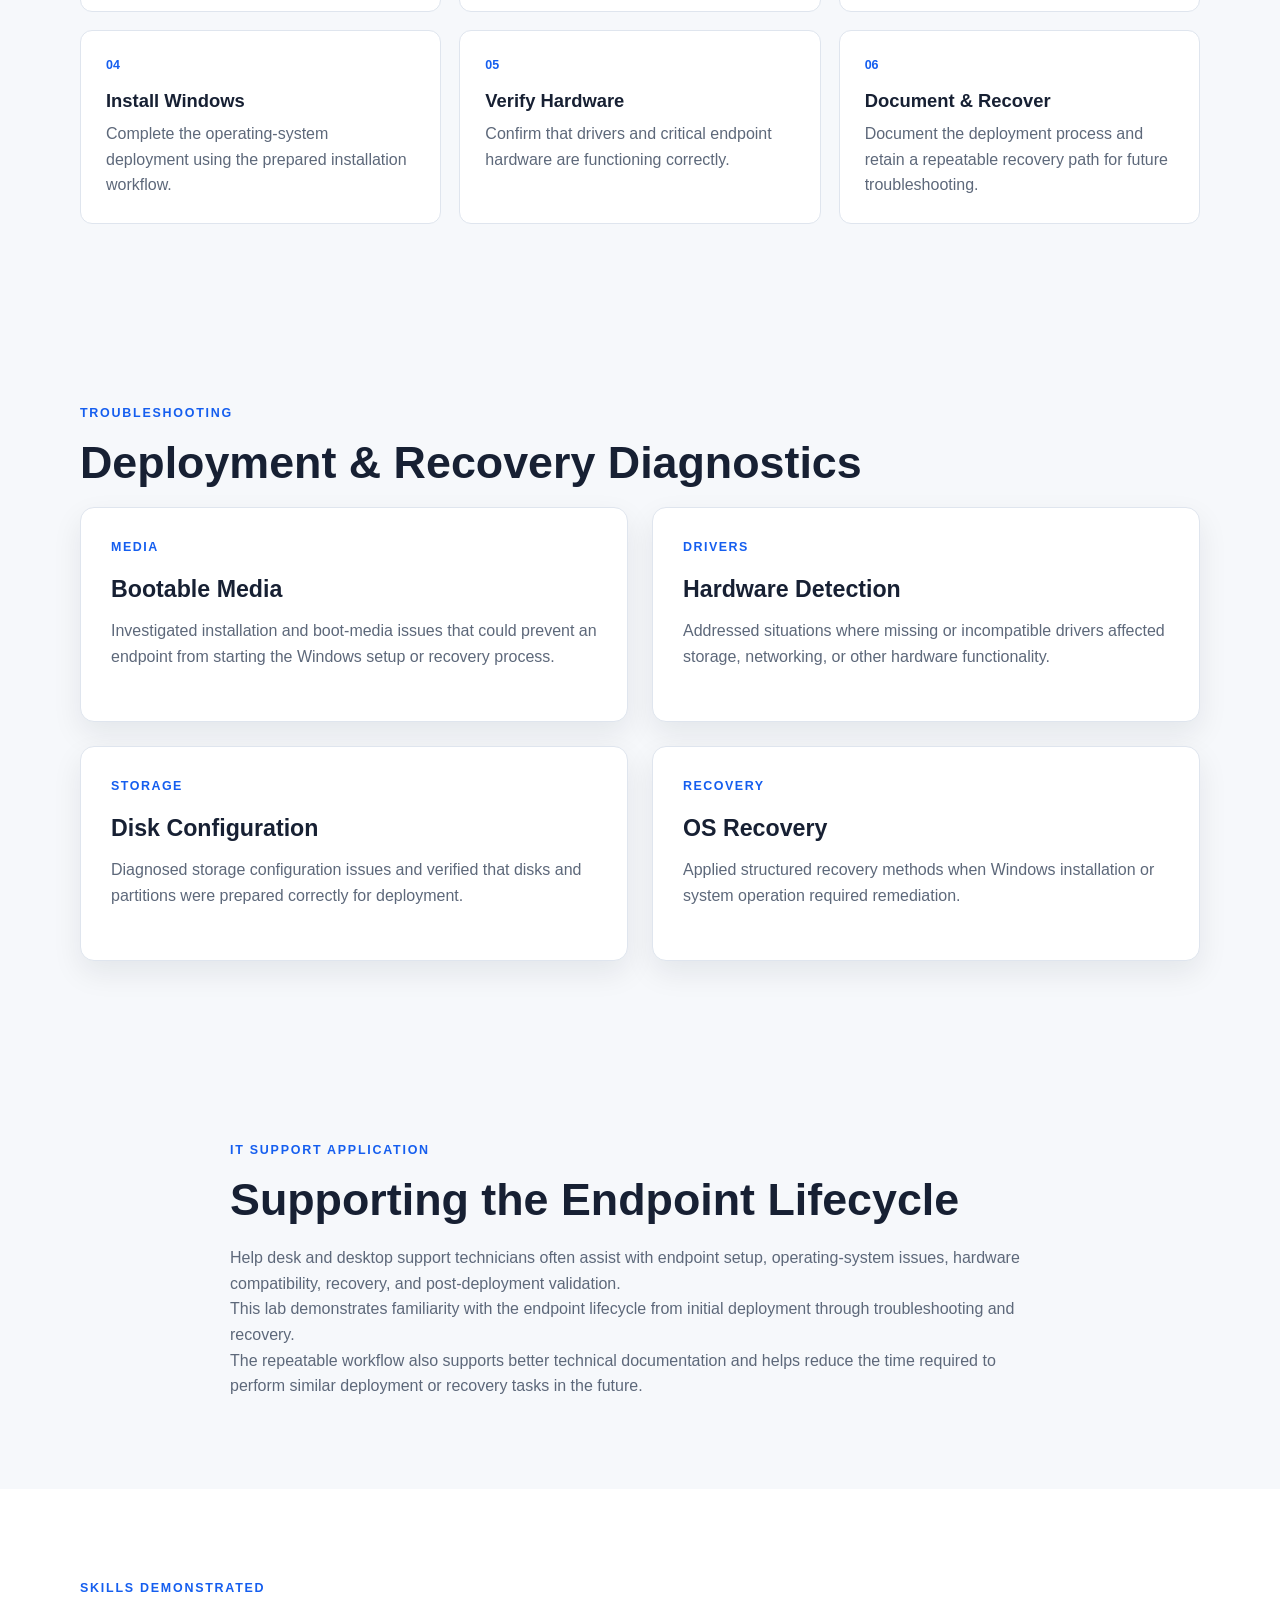
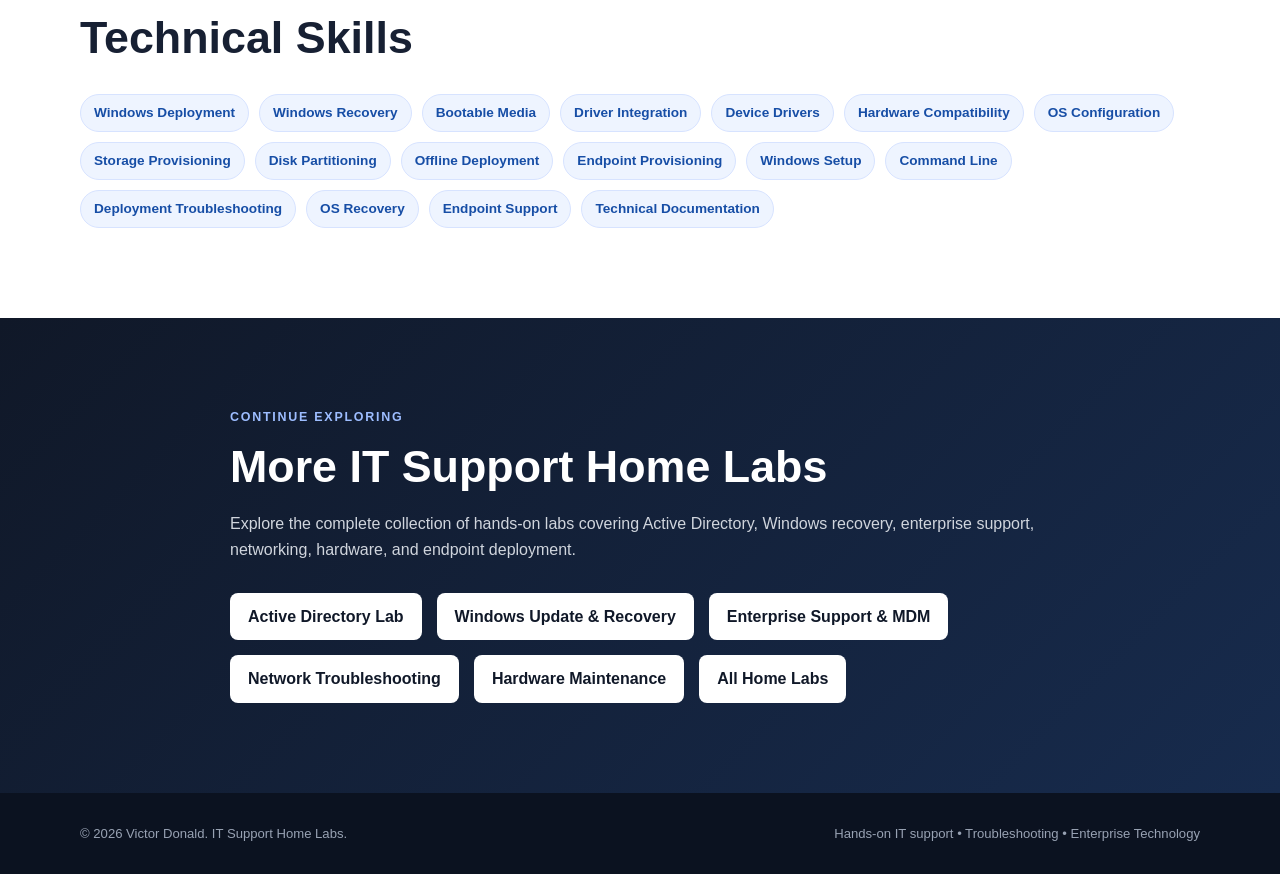
<file: windows-deployment-recovery/index.html>
<!DOCTYPE html>
<html lang="en">
<head>
    <meta charset="UTF-8">
    <meta name="viewport" content="width=device-width, initial-scale=1.0">

    <title>Windows Deployment & Recovery Lab | Victor Donald</title>

    <meta name="description"
          content="Hands-on Windows deployment and recovery lab demonstrating custom deployment media, driver integration, offline installation, OS configuration, storage provisioning, and endpoint recovery.">

    <link rel="stylesheet" href="../style.css">
</head>

<body>

<header class="site-header">
    <div class="container nav-container">

        <div class="brand">
            <a href="../index.html">Victor Donald</a>
            <span>IT Support Home Labs</span>
        </div>

        <nav aria-label="Main navigation">
            <a href="../index.html">Home</a>
            <a href="../index.html#labs">Home Labs</a>
            <a href="../index.html#methodology">Methodology</a>
            <a href="../index.html#skills">Skills</a>
        </nav>

    </div>
</header>


<main>

    <!-- HERO -->

    <section class="hero">

        <div class="container hero-content">

            <p class="eyebrow">
                HOME LAB 06 • WINDOWS DEPLOYMENT • OS RECOVERY
            </p>

            <h1>
                Windows Deployment<br>
                &amp; Recovery Lab
            </h1>

            <p class="hero-text">
                Built and tested custom Windows deployment and recovery
                workflows using bootable media, device-specific drivers,
                storage provisioning, command-line tools, and offline
                installation troubleshooting.
            </p>

            <div class="hero-buttons">

                <a class="button primary"
                   href="#deployment">
                    Explore Lab
                </a>

                <a class="button secondary"
                   href="../index.html">
                    ← Back to Home Labs
                </a>

            </div>

        </div>

    </section>


    <!-- OBJECTIVE -->

    <section class="section">

        <div class="container narrow">

            <p class="section-label">LAB OBJECTIVE</p>

            <h2>Creating Repeatable Windows Deployment Workflows</h2>

            <p>
                This lab focused on preparing and troubleshooting
                Windows deployment and recovery media for different
                endpoint hardware platforms.
            </p>

            <p>
                The objective was to create a repeatable process that
                supported operating-system installation, driver
                compatibility, storage configuration, and recovery
                while reducing unnecessary dependency on an active
                internet connection during provisioning.
            </p>

        </div>

    </section>


    <!-- DEPLOYMENT -->

    <section id="deployment" class="section labs-section">

        <div class="container">

            <p class="section-label">DEPLOYMENT ACTIVITIES</p>

            <h2>Windows Provisioning &amp; Recovery</h2>

            <div class="lab-grid">

                <article class="lab-card">

                    <div class="lab-number">01</div>

                    <h3>Custom Deployment Media</h3>

                    <p>
                        Built custom Windows installation media to
                        support repeatable operating-system deployment
                        and recovery workflows.
                    </p>

                    <div class="tags">
                        <span>Windows Deployment</span>
                        <span>Bootable Media</span>
                        <span>OS Recovery</span>
                    </div>

                </article>


                <article class="lab-card">

                    <div class="lab-number">02</div>

                    <h3>Driver Integration</h3>

                    <p>
                        Integrated device-specific drivers into
                        Windows deployment files to improve hardware
                        compatibility during installation.
                    </p>

                    <div class="tags">
                        <span>Drivers</span>
                        <span>Hardware Compatibility</span>
                        <span>Windows Setup</span>
                    </div>

                </article>


                <article class="lab-card">

                    <div class="lab-number">03</div>

                    <h3>Storage Provisioning</h3>

                    <p>
                        Configured storage and disk partitions as
                        part of endpoint deployment and operating-
                        system installation.
                    </p>

                    <div class="tags">
                        <span>Storage</span>
                        <span>Disk Partitioning</span>
                        <span>Provisioning</span>
                    </div>

                </article>


                <article class="lab-card">

                    <div class="lab-number">04</div>

                    <h3>Offline Deployment</h3>

                    <p>
                        Developed workflows that reduced reliance
                        on active internet connectivity during
                        initial endpoint provisioning.
                    </p>

                    <div class="tags">
                        <span>Offline Support</span>
                        <span>Deployment</span>
                        <span>Recovery</span>
                    </div>

                </article>

            </div>

        </div>

    </section>


    <!-- HARDWARE -->

    <section class="section">

        <div class="container">

            <p class="section-label">HARDWARE COMPATIBILITY</p>

            <h2>Supporting Multiple Endpoint Platforms</h2>

            <p class="section-intro">
                Deployment workflows were tested and adapted for
                different Windows endpoint hardware configurations.
            </p>

            <div class="methodology-grid">

                <div class="method-card">

                    <span>SURFACE</span>

                    <h3>Microsoft Surface</h3>

                    <p>
                        Prepared Windows deployment workflows while
                        considering Surface-specific driver and
                        hardware requirements.
                    </p>

                </div>


                <div class="method-card">

                    <span>HP</span>

                    <h3>HP Endpoints</h3>

                    <p>
                        Practiced identifying device-specific driver
                        requirements for successful Windows deployment
                        and hardware operation.
                    </p>

                </div>


                <div class="method-card">

                    <span>LENOVO</span>

                    <h3>Lenovo Endpoints</h3>

                    <p>
                        Applied deployment and driver-management
                        concepts to support different endpoint
                        hardware platforms.
                    </p>

                </div>

            </div>

        </div>

    </section>


    <!-- WORKFLOW -->

    <section class="section methodology-section">

        <div class="container">

            <p class="section-label">DEPLOYMENT WORKFLOW</p>

            <h2>Structured Endpoint Provisioning</h2>

            <p class="section-intro">
                The deployment process was approached as a repeatable
                support workflow rather than a one-time installation.
            </p>

            <div class="methodology-grid">

                <div class="method-card">

                    <span>01</span>

                    <h3>Prepare Media</h3>

                    <p>
                        Prepare Windows installation and recovery
                        media for the intended deployment scenario.
                    </p>

                </div>


                <div class="method-card">

                    <span>02</span>

                    <h3>Prepare Drivers</h3>

                    <p>
                        Identify and prepare the device-specific
                        drivers required for endpoint hardware.
                    </p>

                </div>


                <div class="method-card">

                    <span>03</span>

                    <h3>Configure Storage</h3>

                    <p>
                        Configure disk storage and partitions
                        appropriately for Windows installation.
                    </p>

                </div>


                <div class="method-card">

                    <span>04</span>

                    <h3>Install Windows</h3>

                    <p>
                        Complete the operating-system deployment
                        using the prepared installation workflow.
                    </p>

                </div>


                <div class="method-card">

                    <span>05</span>

                    <h3>Verify Hardware</h3>

                    <p>
                        Confirm that drivers and critical endpoint
                        hardware are functioning correctly.
                    </p>

                </div>


                <div class="method-card">

                    <span>06</span>

                    <h3>Document &amp; Recover</h3>

                    <p>
                        Document the deployment process and retain
                        a repeatable recovery path for future
                        troubleshooting.
                    </p>

                </div>

            </div>

        </div>

    </section>


    <!-- TROUBLESHOOTING -->

    <section class="section">

        <div class="container">

            <p class="section-label">TROUBLESHOOTING</p>

            <h2>Deployment &amp; Recovery Diagnostics</h2>

            <div class="lab-grid">

                <article class="lab-card">

                    <div class="lab-number">MEDIA</div>

                    <h3>Bootable Media</h3>

                    <p>
                        Investigated installation and boot-media
                        issues that could prevent an endpoint from
                        starting the Windows setup or recovery process.
                    </p>

                </article>


                <article class="lab-card">

                    <div class="lab-number">DRIVERS</div>

                    <h3>Hardware Detection</h3>

                    <p>
                        Addressed situations where missing or
                        incompatible drivers affected storage,
                        networking, or other hardware functionality.
                    </p>

                </article>


                <article class="lab-card">

                    <div class="lab-number">STORAGE</div>

                    <h3>Disk Configuration</h3>

                    <p>
                        Diagnosed storage configuration issues and
                        verified that disks and partitions were
                        prepared correctly for deployment.
                    </p>

                </article>


                <article class="lab-card">

                    <div class="lab-number">RECOVERY</div>

                    <h3>OS Recovery</h3>

                    <p>
                        Applied structured recovery methods when
                        Windows installation or system operation
                        required remediation.
                    </p>

                </article>

            </div>

        </div>

    </section>


    <!-- HELP DESK APPLICATION -->

    <section class="section methodology-section">

        <div class="container narrow">

            <p class="section-label">IT SUPPORT APPLICATION</p>

            <h2>Supporting the Endpoint Lifecycle</h2>

            <p>
                Help desk and desktop support technicians often assist
                with endpoint setup, operating-system issues, hardware
                compatibility, recovery, and post-deployment validation.
            </p>

            <p>
                This lab demonstrates familiarity with the endpoint
                lifecycle from initial deployment through troubleshooting
                and recovery.
            </p>

            <p>
                The repeatable workflow also supports better technical
                documentation and helps reduce the time required to
                perform similar deployment or recovery tasks in the
                future.
            </p>

        </div>

    </section>


    <!-- SKILLS -->

    <section class="section skills-section">

        <div class="container">

            <p class="section-label">SKILLS DEMONSTRATED</p>

            <h2>Technical Skills</h2>

            <div class="skills-list">

                <span>Windows Deployment</span>
                <span>Windows Recovery</span>
                <span>Bootable Media</span>
                <span>Driver Integration</span>
                <span>Device Drivers</span>
                <span>Hardware Compatibility</span>
                <span>OS Configuration</span>
                <span>Storage Provisioning</span>
                <span>Disk Partitioning</span>
                <span>Offline Deployment</span>
                <span>Endpoint Provisioning</span>
                <span>Windows Setup</span>
                <span>Command Line</span>
                <span>Deployment Troubleshooting</span>
                <span>OS Recovery</span>
                <span>Endpoint Support</span>
                <span>Technical Documentation</span>

            </div>

        </div>

    </section>


    <!-- NAVIGATION -->

    <section class="section contact-section">

        <div class="container narrow">

            <p class="section-label">CONTINUE EXPLORING</p>

            <h2>More IT Support Home Labs</h2>

            <p>
                Explore the complete collection of hands-on labs
                covering Active Directory, Windows recovery,
                enterprise support, networking, hardware,
                and endpoint deployment.
            </p>

            <div class="contact-links">

                <a href="../active-directory/index.html">
                    Active Directory Lab
                </a>

                <a href="../windows-update-recovery/index.html">
                    Windows Update &amp; Recovery
                </a>

                <a href="../enterprise-support-mdm/index.html">
                    Enterprise Support &amp; MDM
                </a>

                <a href="../network-troubleshooting/index.html">
                    Network Troubleshooting
                </a>

                <a href="../hardware-maintenance/index.html">
                    Hardware Maintenance
                </a>

                <a href="../index.html">
                    All Home Labs
                </a>

            </div>

        </div>

    </section>

</main>


<footer>

    <div class="container footer-content">

        <p>
            © 2026 Victor Donald. IT Support Home Labs.
        </p>

        <p>
            Hands-on IT support • Troubleshooting • Enterprise Technology
        </p>

    </div>

</footer>

</body>
</html>
</file>
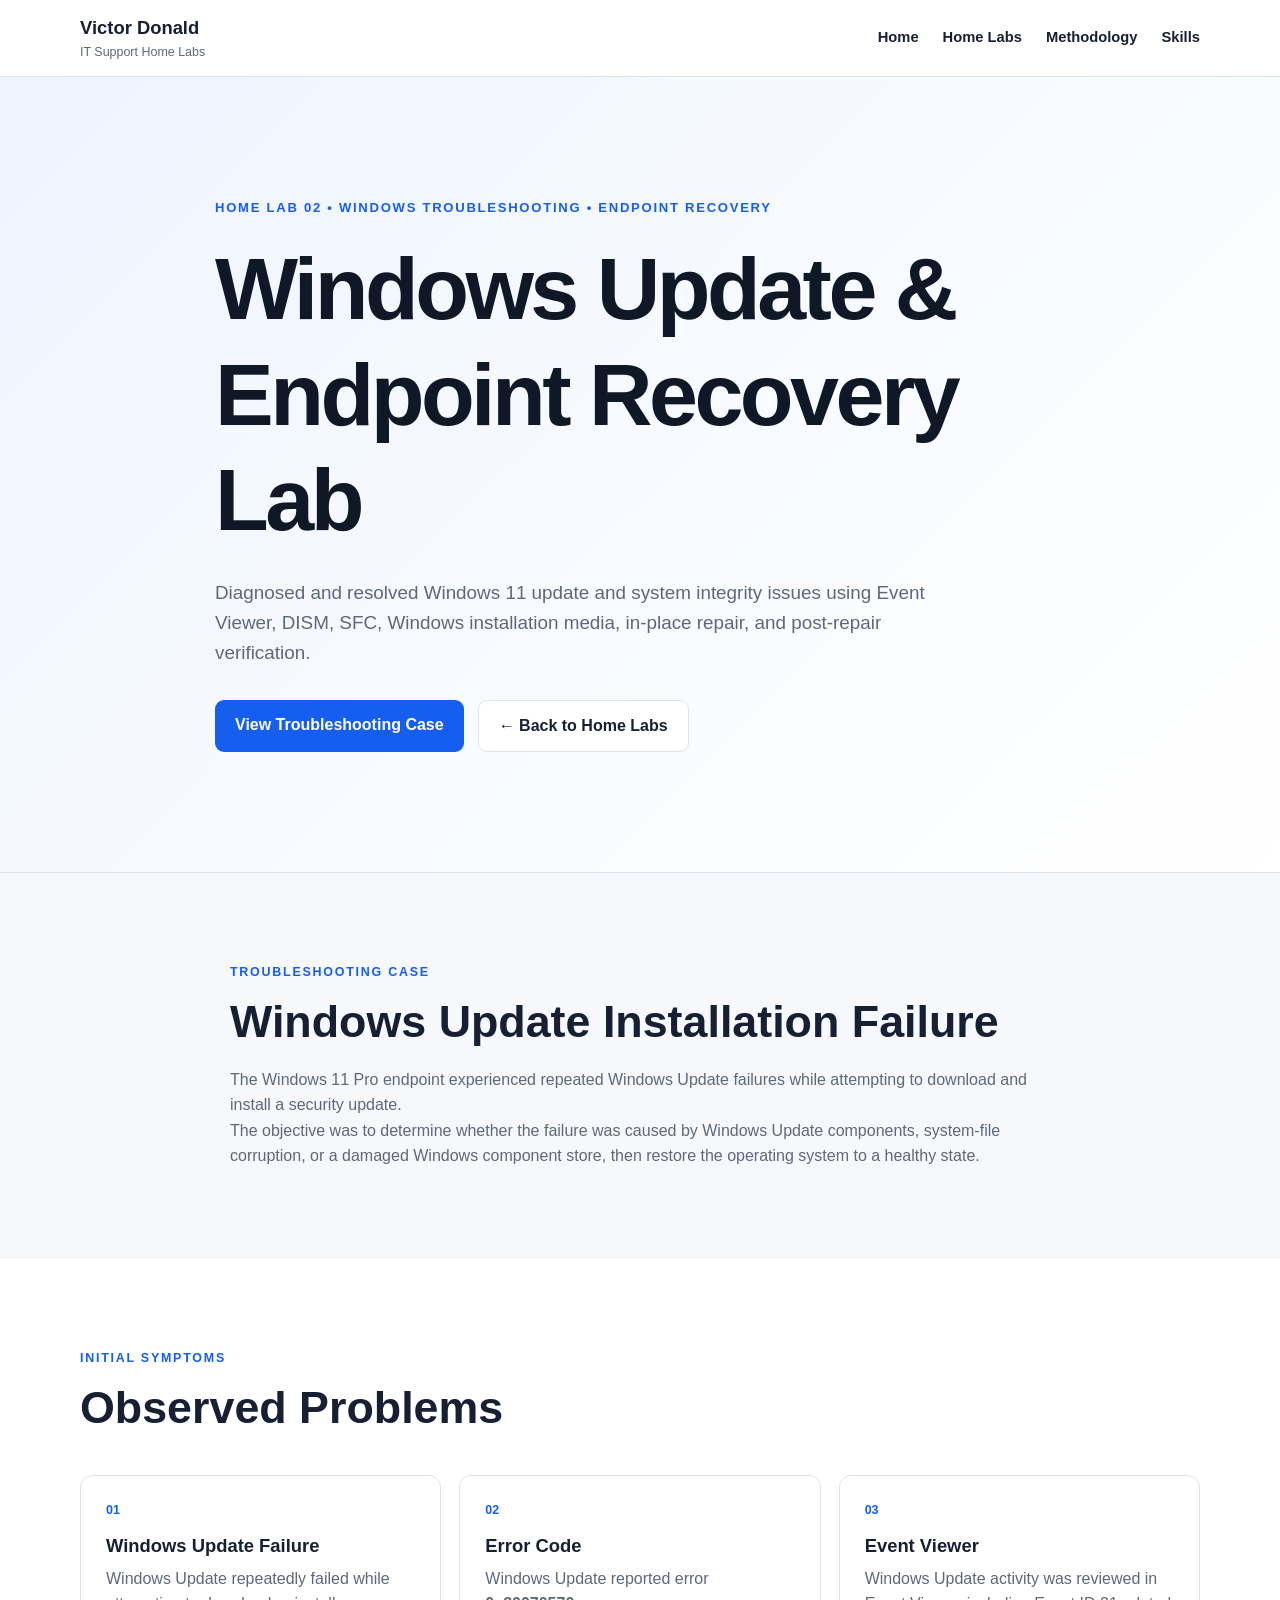
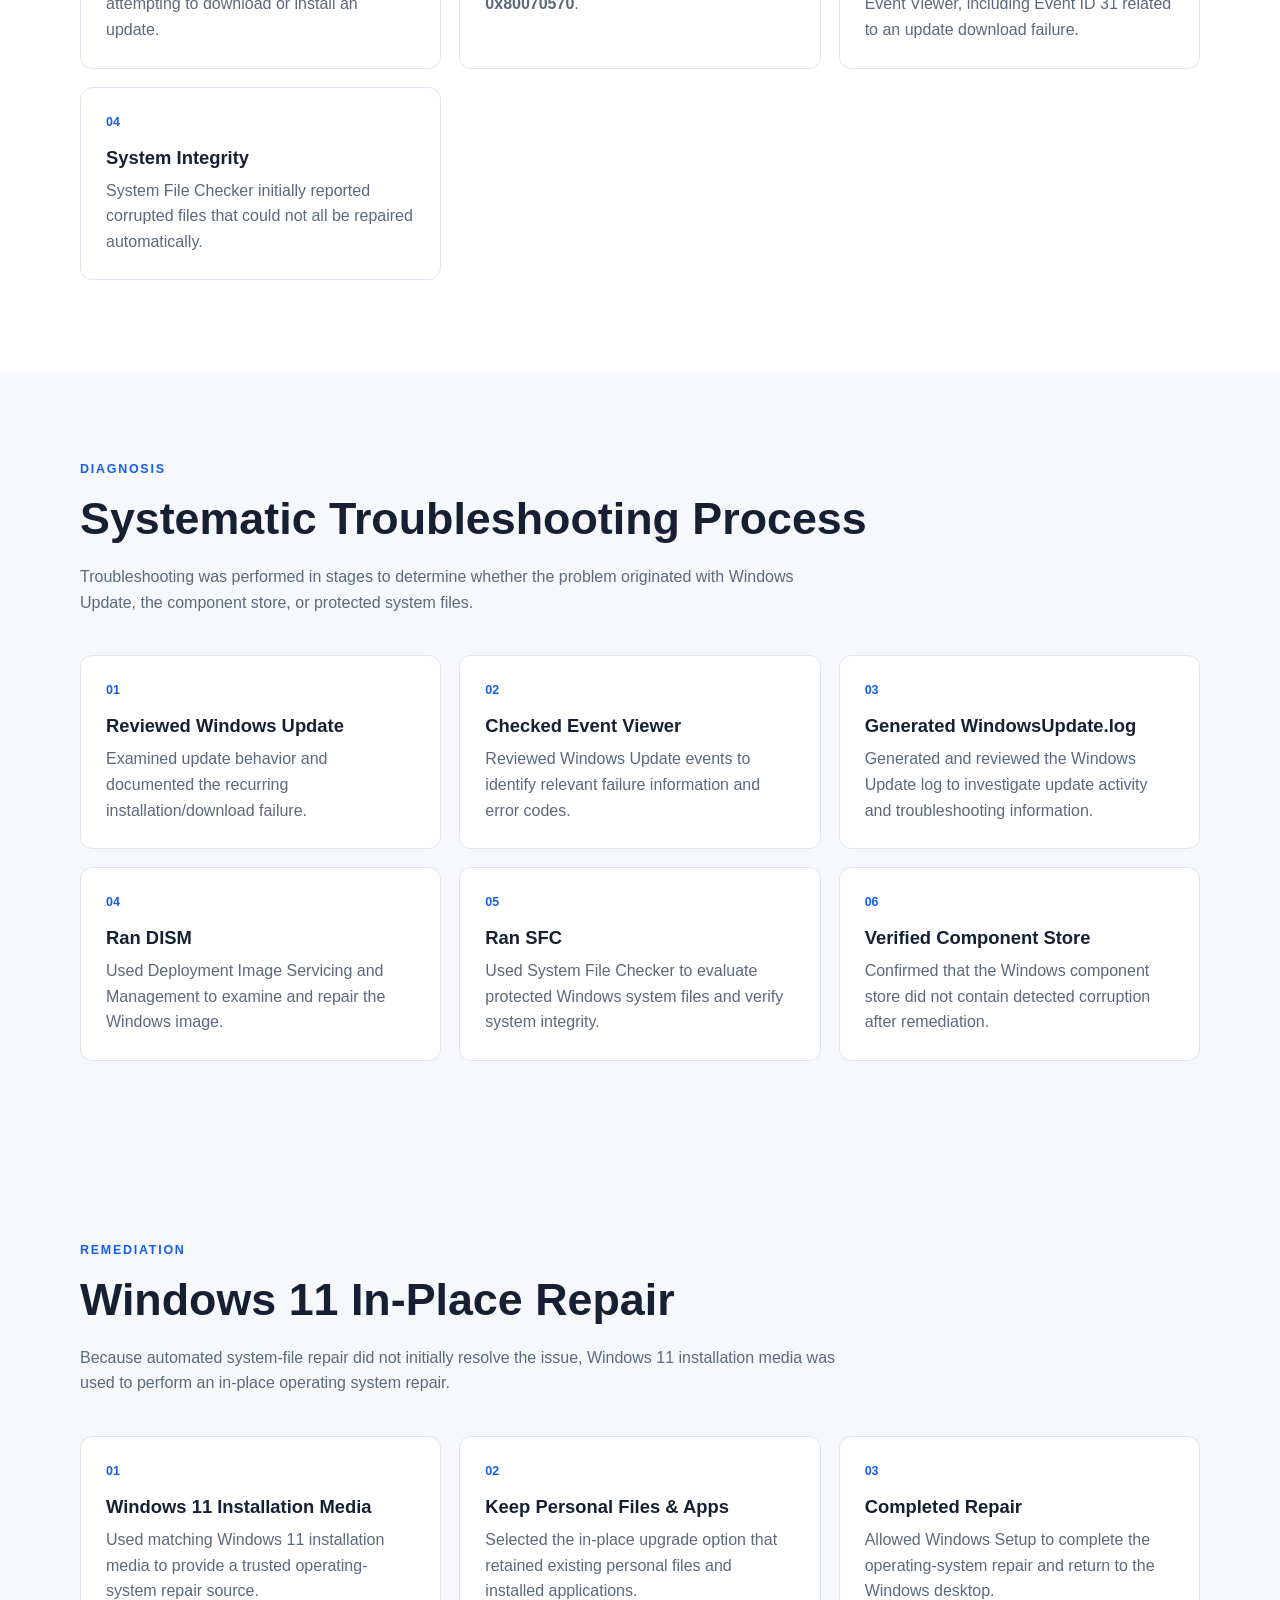
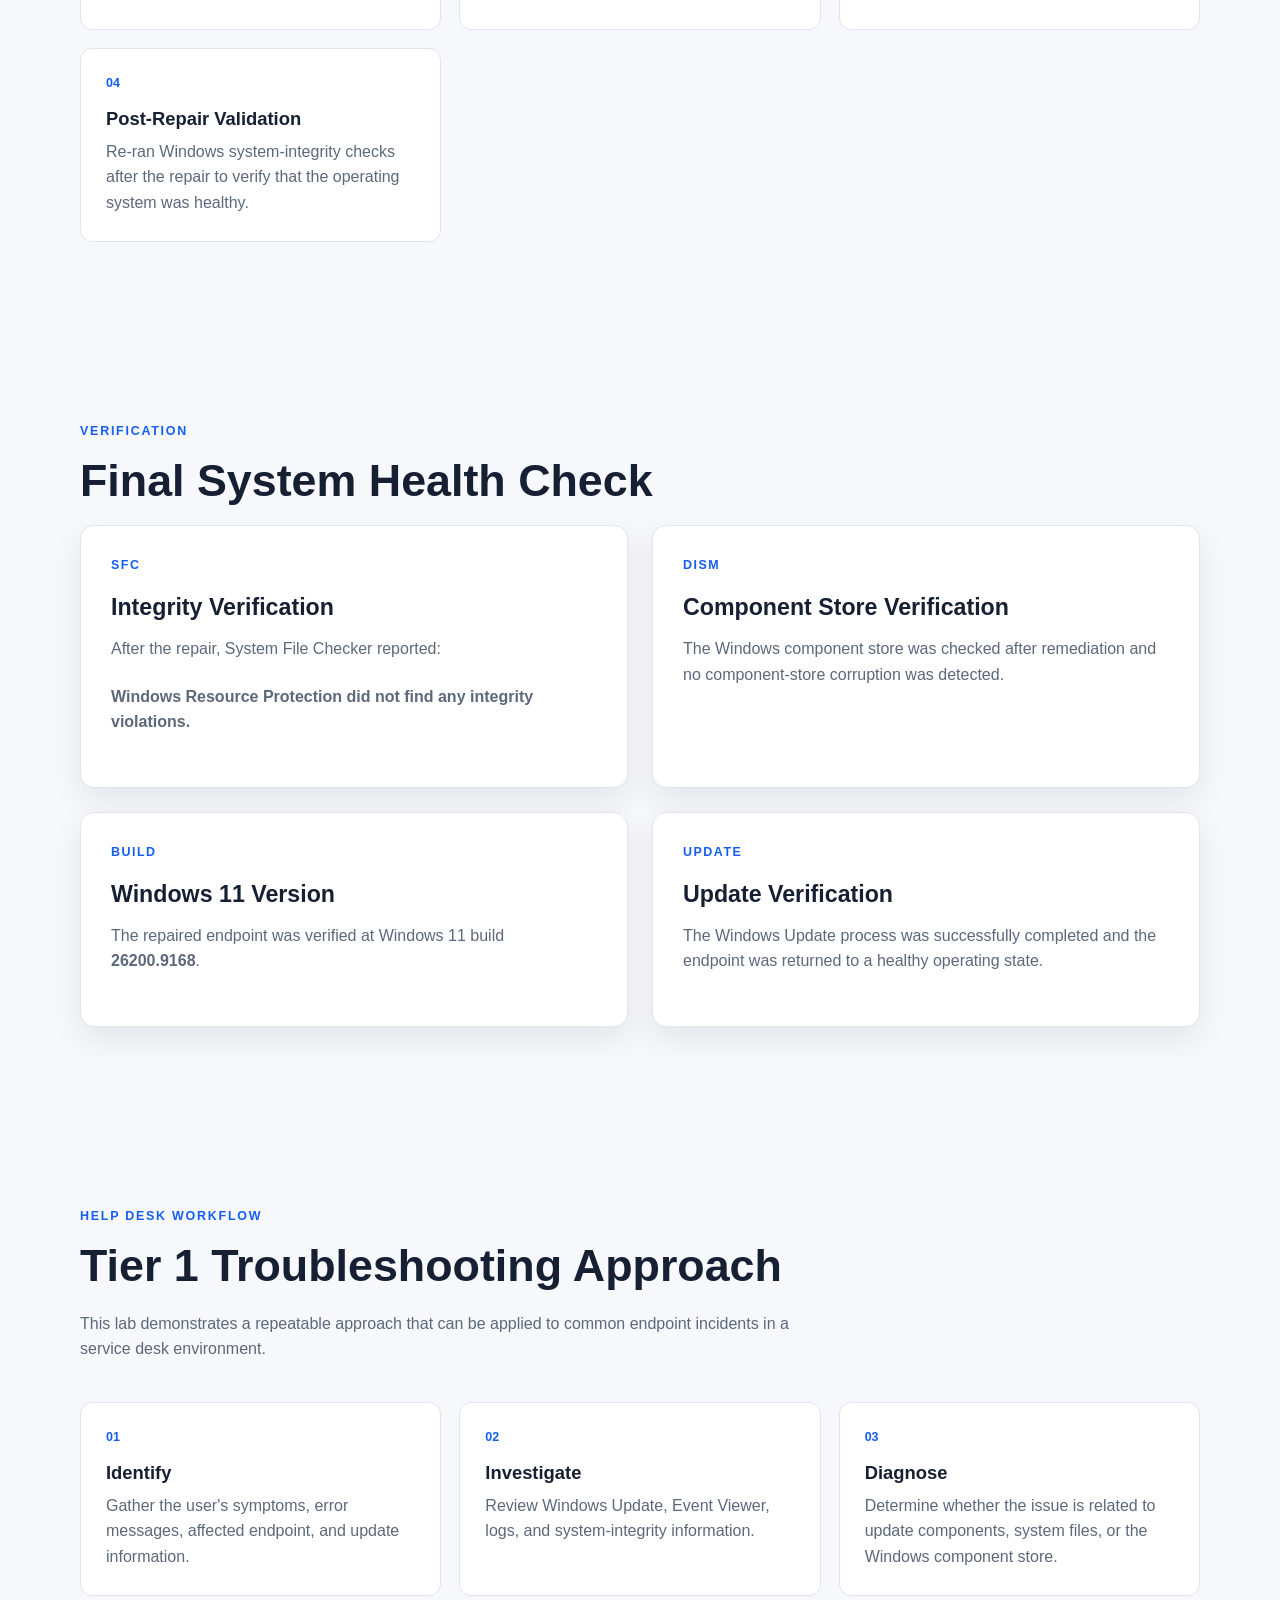
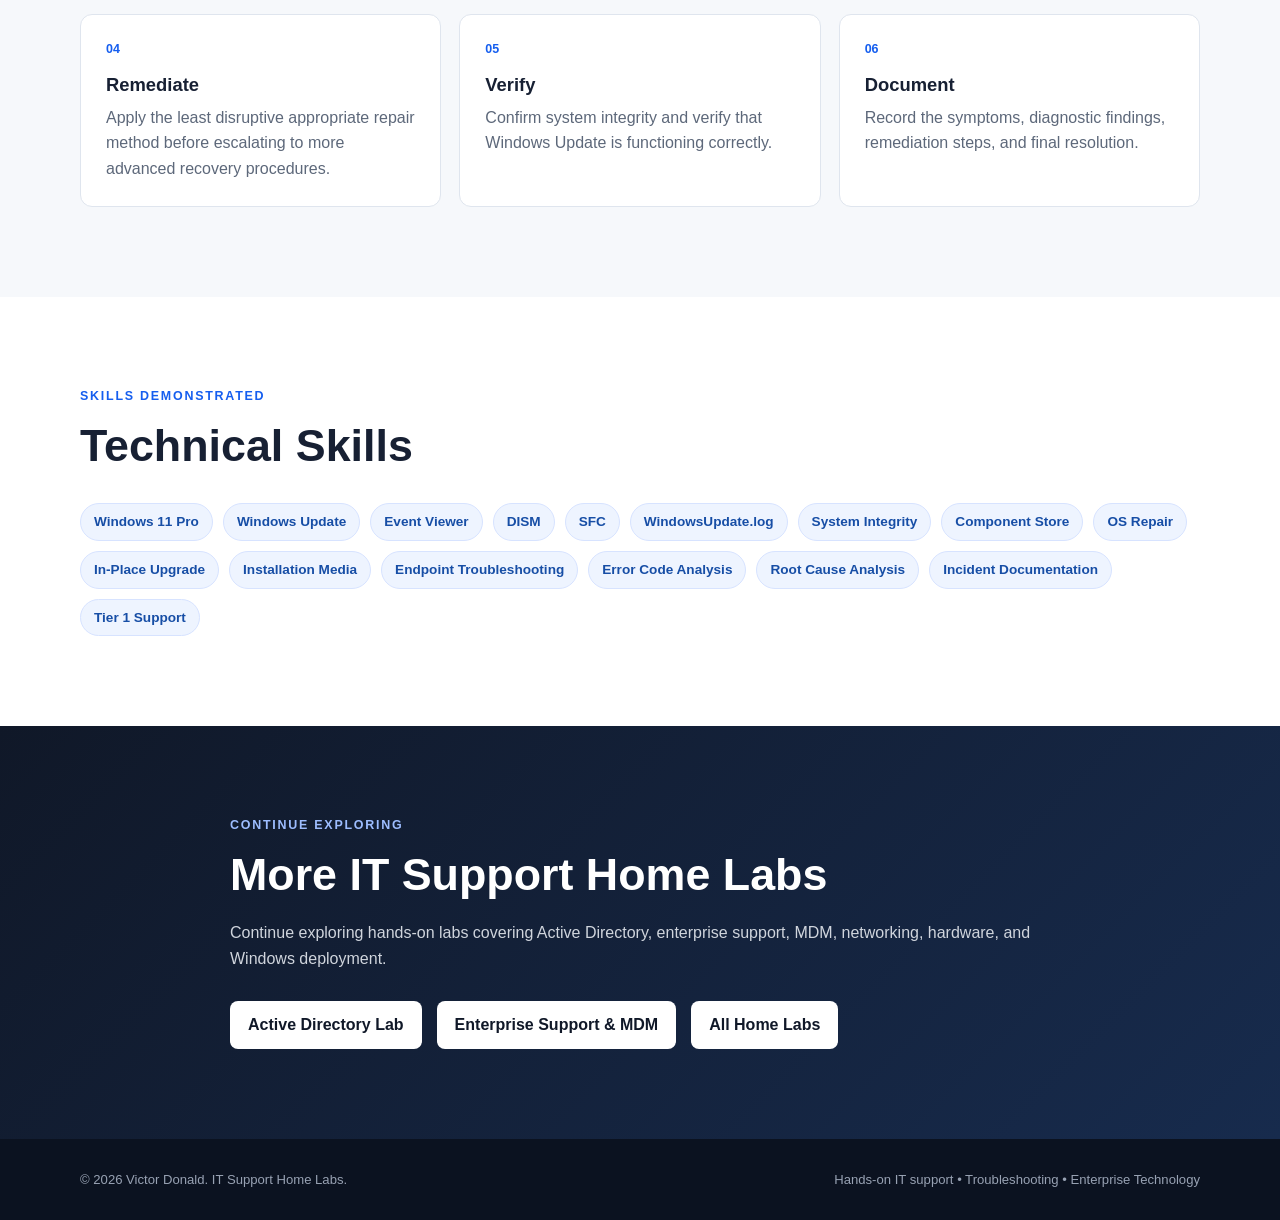
<file: windows-update-recovery/index.html>
<!DOCTYPE html>
<html lang="en">
<head>
    <meta charset="UTF-8">
    <meta name="viewport" content="width=device-width, initial-scale=1.0">

    <title>Windows Update & Endpoint Recovery Lab | Victor Donald</title>

    <meta name="description"
          content="Hands-on Windows 11 troubleshooting lab demonstrating Windows Update diagnostics, Event Viewer, DISM, SFC, Windows repair, system integrity verification, and endpoint recovery.">

    <link rel="stylesheet" href="../style.css">
</head>

<body>

<header class="site-header">
    <div class="container nav-container">

        <div class="brand">
            <a href="../index.html">Victor Donald</a>
            <span>IT Support Home Labs</span>
        </div>

        <nav aria-label="Main navigation">
            <a href="../index.html">Home</a>
            <a href="../index.html#labs">Home Labs</a>
            <a href="../index.html#methodology">Methodology</a>
            <a href="../index.html#skills">Skills</a>
        </nav>

    </div>
</header>


<main>

    <!-- HERO -->

    <section class="hero">

        <div class="container hero-content">

            <p class="eyebrow">
                HOME LAB 02 • WINDOWS TROUBLESHOOTING • ENDPOINT RECOVERY
            </p>

            <h1>
                Windows Update &amp;<br>
                Endpoint Recovery Lab
            </h1>

            <p class="hero-text">
                Diagnosed and resolved Windows 11 update and system
                integrity issues using Event Viewer, DISM, SFC,
                Windows installation media, in-place repair, and
                post-repair verification.
            </p>

            <div class="hero-buttons">

                <a class="button primary"
                   href="#incident">
                    View Troubleshooting Case
                </a>

                <a class="button secondary"
                   href="../index.html">
                    ← Back to Home Labs
                </a>

            </div>

        </div>

    </section>


    <!-- INCIDENT -->

    <section id="incident" class="section">

        <div class="container narrow">

            <p class="section-label">TROUBLESHOOTING CASE</p>

            <h2>Windows Update Installation Failure</h2>

            <p>
                The Windows 11 Pro endpoint experienced repeated
                Windows Update failures while attempting to download
                and install a security update.
            </p>

            <p>
                The objective was to determine whether the failure
                was caused by Windows Update components, system-file
                corruption, or a damaged Windows component store,
                then restore the operating system to a healthy state.
            </p>

        </div>

    </section>


    <!-- SYMPTOMS -->

    <section class="section labs-section">

        <div class="container">

            <p class="section-label">INITIAL SYMPTOMS</p>

            <h2>Observed Problems</h2>

            <div class="methodology-grid">

                <div class="method-card">

                    <span>01</span>

                    <h3>Windows Update Failure</h3>

                    <p>
                        Windows Update repeatedly failed while
                        attempting to download or install an update.
                    </p>

                </div>


                <div class="method-card">

                    <span>02</span>

                    <h3>Error Code</h3>

                    <p>
                        Windows Update reported error
                        <strong>0x80070570</strong>.
                    </p>

                </div>


                <div class="method-card">

                    <span>03</span>

                    <h3>Event Viewer</h3>

                    <p>
                        Windows Update activity was reviewed in
                        Event Viewer, including Event ID 31 related
                        to an update download failure.
                    </p>

                </div>


                <div class="method-card">

                    <span>04</span>

                    <h3>System Integrity</h3>

                    <p>
                        System File Checker initially reported
                        corrupted files that could not all be
                        repaired automatically.
                    </p>

                </div>

            </div>

        </div>

    </section>


    <!-- DIAGNOSIS -->

    <section class="section">

        <div class="container">

            <p class="section-label">DIAGNOSIS</p>

            <h2>Systematic Troubleshooting Process</h2>

            <p class="section-intro">
                Troubleshooting was performed in stages to determine
                whether the problem originated with Windows Update,
                the component store, or protected system files.
            </p>


            <div class="methodology-grid">

                <div class="method-card">

                    <span>01</span>

                    <h3>Reviewed Windows Update</h3>

                    <p>
                        Examined update behavior and documented the
                        recurring installation/download failure.
                    </p>

                </div>


                <div class="method-card">

                    <span>02</span>

                    <h3>Checked Event Viewer</h3>

                    <p>
                        Reviewed Windows Update events to identify
                        relevant failure information and error codes.
                    </p>

                </div>


                <div class="method-card">

                    <span>03</span>

                    <h3>Generated WindowsUpdate.log</h3>

                    <p>
                        Generated and reviewed the Windows Update
                        log to investigate update activity and
                        troubleshooting information.
                    </p>

                </div>


                <div class="method-card">

                    <span>04</span>

                    <h3>Ran DISM</h3>

                    <p>
                        Used Deployment Image Servicing and Management
                        to examine and repair the Windows image.
                    </p>

                </div>


                <div class="method-card">

                    <span>05</span>

                    <h3>Ran SFC</h3>

                    <p>
                        Used System File Checker to evaluate protected
                        Windows system files and verify system integrity.
                    </p>

                </div>


                <div class="method-card">

                    <span>06</span>

                    <h3>Verified Component Store</h3>

                    <p>
                        Confirmed that the Windows component store
                        did not contain detected corruption after
                        remediation.
                    </p>

                </div>

            </div>

        </div>

    </section>


    <!-- REPAIR -->

    <section class="section methodology-section">

        <div class="container">

            <p class="section-label">REMEDIATION</p>

            <h2>Windows 11 In-Place Repair</h2>

            <p class="section-intro">
                Because automated system-file repair did not initially
                resolve the issue, Windows 11 installation media was
                used to perform an in-place operating system repair.
            </p>


            <div class="methodology-grid">

                <div class="method-card">

                    <span>01</span>

                    <h3>Windows 11 Installation Media</h3>

                    <p>
                        Used matching Windows 11 installation media
                        to provide a trusted operating-system repair
                        source.
                    </p>

                </div>


                <div class="method-card">

                    <span>02</span>

                    <h3>Keep Personal Files &amp; Apps</h3>

                    <p>
                        Selected the in-place upgrade option that
                        retained existing personal files and
                        installed applications.
                    </p>

                </div>


                <div class="method-card">

                    <span>03</span>

                    <h3>Completed Repair</h3>

                    <p>
                        Allowed Windows Setup to complete the
                        operating-system repair and return to the
                        Windows desktop.
                    </p>

                </div>


                <div class="method-card">

                    <span>04</span>

                    <h3>Post-Repair Validation</h3>

                    <p>
                        Re-ran Windows system-integrity checks after
                        the repair to verify that the operating system
                        was healthy.
                    </p>

                </div>

            </div>

        </div>

    </section>


    <!-- VERIFICATION -->

    <section class="section">

        <div class="container">

            <p class="section-label">VERIFICATION</p>

            <h2>Final System Health Check</h2>


            <div class="lab-grid">

                <article class="lab-card">

                    <div class="lab-number">SFC</div>

                    <h3>Integrity Verification</h3>

                    <p>
                        After the repair, System File Checker reported:
                    </p>

                    <p>
                        <strong>
                            Windows Resource Protection did not find
                            any integrity violations.
                        </strong>
                    </p>

                </article>


                <article class="lab-card">

                    <div class="lab-number">DISM</div>

                    <h3>Component Store Verification</h3>

                    <p>
                        The Windows component store was checked after
                        remediation and no component-store corruption
                        was detected.
                    </p>

                </article>


                <article class="lab-card">

                    <div class="lab-number">BUILD</div>

                    <h3>Windows 11 Version</h3>

                    <p>
                        The repaired endpoint was verified at Windows
                        11 build <strong>26200.9168</strong>.
                    </p>

                </article>


                <article class="lab-card">

                    <div class="lab-number">UPDATE</div>

                    <h3>Update Verification</h3>

                    <p>
                        The Windows Update process was successfully
                        completed and the endpoint was returned to a
                        healthy operating state.
                    </p>

                </article>

            </div>

        </div>

    </section>


    <!-- TROUBLESHOOTING WORKFLOW -->

    <section class="section methodology-section">

        <div class="container">

            <p class="section-label">HELP DESK WORKFLOW</p>

            <h2>Tier 1 Troubleshooting Approach</h2>

            <p class="section-intro">
                This lab demonstrates a repeatable approach that can
                be applied to common endpoint incidents in a service
                desk environment.
            </p>


            <div class="methodology-grid">

                <div class="method-card">

                    <span>01</span>

                    <h3>Identify</h3>

                    <p>
                        Gather the user's symptoms, error messages,
                        affected endpoint, and update information.
                    </p>

                </div>


                <div class="method-card">

                    <span>02</span>

                    <h3>Investigate</h3>

                    <p>
                        Review Windows Update, Event Viewer, logs,
                        and system-integrity information.
                    </p>

                </div>


                <div class="method-card">

                    <span>03</span>

                    <h3>Diagnose</h3>

                    <p>
                        Determine whether the issue is related to
                        update components, system files, or the
                        Windows component store.
                    </p>

                </div>


                <div class="method-card">

                    <span>04</span>

                    <h3>Remediate</h3>

                    <p>
                        Apply the least disruptive appropriate
                        repair method before escalating to more
                        advanced recovery procedures.
                    </p>

                </div>


                <div class="method-card">

                    <span>05</span>

                    <h3>Verify</h3>

                    <p>
                        Confirm system integrity and verify that
                        Windows Update is functioning correctly.
                    </p>

                </div>


                <div class="method-card">

                    <span>06</span>

                    <h3>Document</h3>

                    <p>
                        Record the symptoms, diagnostic findings,
                        remediation steps, and final resolution.
                    </p>

                </div>

            </div>

        </div>

    </section>


    <!-- SKILLS -->

    <section class="section skills-section">

        <div class="container">

            <p class="section-label">SKILLS DEMONSTRATED</p>

            <h2>Technical Skills</h2>

            <div class="skills-list">

                <span>Windows 11 Pro</span>
                <span>Windows Update</span>
                <span>Event Viewer</span>
                <span>DISM</span>
                <span>SFC</span>
                <span>WindowsUpdate.log</span>
                <span>System Integrity</span>
                <span>Component Store</span>
                <span>OS Repair</span>
                <span>In-Place Upgrade</span>
                <span>Installation Media</span>
                <span>Endpoint Troubleshooting</span>
                <span>Error Code Analysis</span>
                <span>Root Cause Analysis</span>
                <span>Incident Documentation</span>
                <span>Tier 1 Support</span>

            </div>

        </div>

    </section>


    <!-- NAVIGATION -->

    <section class="section contact-section">

        <div class="container narrow">

            <p class="section-label">CONTINUE EXPLORING</p>

            <h2>More IT Support Home Labs</h2>

            <p>
                Continue exploring hands-on labs covering Active
                Directory, enterprise support, MDM, networking,
                hardware, and Windows deployment.
            </p>

            <div class="contact-links">

                <a href="../active-directory/index.html">
                    Active Directory Lab
                </a>

                <a href="../enterprise-support-mdm/index.html">
                    Enterprise Support &amp; MDM
                </a>

                <a href="../index.html">
                    All Home Labs
                </a>

            </div>

        </div>

    </section>

</main>


<footer>

    <div class="container footer-content">

        <p>
            © 2026 Victor Donald. IT Support Home Labs.
        </p>

        <p>
            Hands-on IT support • Troubleshooting • Enterprise Technology
        </p>

    </div>

</footer>


</body>
</html>
</file>
<file: style.css>
/* =========================================================
   Victor Donald | IT Support Home Labs
   Main Stylesheet
   ========================================================= */

:root {
    --bg: #f6f8fb;
    --surface: #ffffff;
    --text: #172033;
    --muted: #5d687a;
    --accent: #155eef;
    --accent-dark: #0f4bc4;
    --border: #dfe5ee;
    --dark: #101828;
    --shadow: 0 12px 30px rgba(16, 24, 40, 0.08);
    --radius: 14px;
}


/* =========================================================
   RESET
   ========================================================= */

* {
    box-sizing: border-box;
    margin: 0;
    padding: 0;
}


html {
    scroll-behavior: smooth;
}


body {
    font-family:
        -apple-system,
        BlinkMacSystemFont,
        "Segoe UI",
        Roboto,
        Helvetica,
        Arial,
        sans-serif;

    background: var(--bg);
    color: var(--text);
    line-height: 1.6;
}


/* =========================================================
   GENERAL
   ========================================================= */

.container {
    width: min(1120px, 92%);
    margin: 0 auto;
}


.narrow {
    max-width: 820px;
}


.section {
    padding: 90px 0;
}


.section-label {
    color: var(--accent);
    font-size: 0.78rem;
    font-weight: 800;
    letter-spacing: 0.14em;
    margin-bottom: 12px;
    text-transform: uppercase;
}


h1,
h2,
h3 {
    line-height: 1.2;
}


h2 {
    font-size: clamp(2rem, 4vw, 2.8rem);
    margin-bottom: 18px;
}


p {
    color: var(--muted);
}


/* =========================================================
   HEADER
   ========================================================= */

.site-header {
    background: rgba(255, 255, 255, 0.96);
    border-bottom: 1px solid var(--border);
    position: sticky;
    top: 0;
    z-index: 1000;
    backdrop-filter: blur(10px);
}


.nav-container {
    align-items: center;
    display: flex;
    justify-content: space-between;
    min-height: 76px;
    gap: 30px;
}


.brand {
    display: flex;
    flex-direction: column;
}


.brand a {
    color: var(--text);
    font-size: 1.15rem;
    font-weight: 800;
    text-decoration: none;
}


.brand span {
    color: var(--muted);
    font-size: 0.78rem;
}


nav {
    align-items: center;
    display: flex;
    gap: 24px;
}


nav a {
    color: var(--text);
    font-size: 0.92rem;
    font-weight: 600;
    text-decoration: none;
    transition: color 0.2s ease;
}


nav a:hover {
    color: var(--accent);
}


/* =========================================================
   HERO
   ========================================================= */

.hero {
    background:
        linear-gradient(
            135deg,
            #eef4ff 0%,
            #f8fbff 55%,
            #ffffff 100%
        );

    border-bottom: 1px solid var(--border);
    padding: 120px 0;
}


.hero-content {
    max-width: 850px;
}


.eyebrow {
    color: var(--accent);
    font-size: 0.82rem;
    font-weight: 800;
    letter-spacing: 0.13em;
    margin-bottom: 18px;
}


.hero h1 {
    color: var(--dark);
    font-size: clamp(3rem, 7vw, 5.5rem);
    letter-spacing: -0.04em;
    margin-bottom: 25px;
}


.hero-text {
    font-size: 1.18rem;
    max-width: 760px;
}


.hero-buttons {
    display: flex;
    flex-wrap: wrap;
    gap: 14px;
    margin-top: 32px;
}


.button {
    border-radius: 9px;
    display: inline-block;
    font-weight: 700;
    padding: 12px 20px;
    text-decoration: none;
    transition:
        transform 0.2s ease,
        background 0.2s ease;
}


.button:hover {
    transform: translateY(-2px);
}


.button.primary {
    background: var(--accent);
    color: #ffffff;
}


.button.primary:hover {
    background: var(--accent-dark);
}


.button.secondary {
    background: #ffffff;
    border: 1px solid var(--border);
    color: var(--text);
}


/* =========================================================
   LABS
   ========================================================= */

.labs-section {
    background: #ffffff;
}


.section-intro {
    margin-bottom: 40px;
    max-width: 760px;
}


.lab-grid {
    display: grid;
    grid-template-columns: repeat(2, 1fr);
    gap: 24px;
}


.lab-card {
    background: var(--surface);
    border: 1px solid var(--border);
    border-radius: var(--radius);
    box-shadow: var(--shadow);
    display: flex;
    flex-direction: column;
    padding: 30px;
    transition:
        transform 0.2s ease,
        box-shadow 0.2s ease;
}


.lab-card:hover {
    box-shadow: 0 18px 40px rgba(16, 24, 40, 0.12);
    transform: translateY(-4px);
}


.lab-card.featured {
    border-top: 4px solid var(--accent);
}


.lab-number {
    color: var(--accent);
    font-size: 0.78rem;
    font-weight: 800;
    letter-spacing: 0.12em;
    margin-bottom: 18px;
}


.lab-card h3 {
    font-size: 1.45rem;
    margin-bottom: 14px;
}


.lab-card p {
    margin-bottom: 22px;
}


.tags {
    display: flex;
    flex-wrap: wrap;
    gap: 8px;
    margin-bottom: 25px;
}


.tags span,
.skills-list span {
    background: #eef4ff;
    border: 1px solid #d7e3ff;
    border-radius: 999px;
    color: #174ea6;
    font-size: 0.78rem;
    font-weight: 700;
    padding: 5px 10px;
}


.card-link {
    color: var(--accent);
    font-weight: 800;
    margin-top: auto;
    text-decoration: none;
}


.card-link:hover {
    color: var(--accent-dark);
}


/* =========================================================
   METHODOLOGY
   ========================================================= */

.methodology-section {
    background: var(--bg);
}


.methodology-grid {
    display: grid;
    grid-template-columns: repeat(3, 1fr);
    gap: 18px;
    margin-top: 40px;
}


.method-card {
    background: #ffffff;
    border: 1px solid var(--border);
    border-radius: 12px;
    padding: 25px;
}


.method-card span {
    color: var(--accent);
    display: block;
    font-size: 0.78rem;
    font-weight: 800;
    margin-bottom: 14px;
}


.method-card h3 {
    font-size: 1.15rem;
    margin-bottom: 9px;
}


/* =========================================================
   SKILLS
   ========================================================= */

.skills-section {
    background: #ffffff;
}


.skills-list {
    display: flex;
    flex-wrap: wrap;
    gap: 10px;
    margin-top: 30px;
}


.skills-list span {
    font-size: 0.85rem;
    padding: 7px 13px;
}


/* =========================================================
   CONTACT
   ========================================================= */

.contact-section {
    background:
        linear-gradient(
            135deg,
            #101828 0%,
            #172b4d 100%
        );
}


.contact-section .section-label {
    color: #9dbdff;
}


.contact-section h2 {
    color: #ffffff;
}


.contact-section p {
    color: #d0d5dd;
}


.contact-links {
    display: flex;
    flex-wrap: wrap;
    gap: 15px;
    margin-top: 30px;
}


.contact-links a {
    background: #ffffff;
    border-radius: 8px;
    color: var(--dark);
    font-weight: 700;
    padding: 11px 18px;
    text-decoration: none;
}


.contact-links a:hover {
    background: #eef4ff;
}


/* =========================================================
   FOOTER
   ========================================================= */

footer {
    background: #0b1220;
    padding: 30px 0;
}


.footer-content {
    align-items: center;
    display: flex;
    justify-content: space-between;
    gap: 20px;
}


.footer-content p {
    color: #98a2b3;
    font-size: 0.82rem;
}


/* =========================================================
   RESPONSIVE
   ========================================================= */

@media (max-width: 900px) {

    .nav-container {
        align-items: flex-start;
        flex-direction: column;
        padding: 18px 0;
    }


    nav {
        flex-wrap: wrap;
        gap: 14px 18px;
    }


    .lab-grid {
        grid-template-columns: 1fr;
    }


    .methodology-grid {
        grid-template-columns: repeat(2, 1fr);
    }

}


@media (max-width: 600px) {

    .section {
        padding: 65px 0;
    }


    .hero {
        padding: 80px 0;
    }


    .hero h1 {
        font-size: 3rem;
    }


    .hero-text {
        font-size: 1rem;
    }


    .methodology-grid {
        grid-template-columns: 1fr;
    }


    .footer-content {
        align-items: flex-start;
        flex-direction: column;
    }


    nav {
        font-size: 0.85rem;
    }

}
</file>
